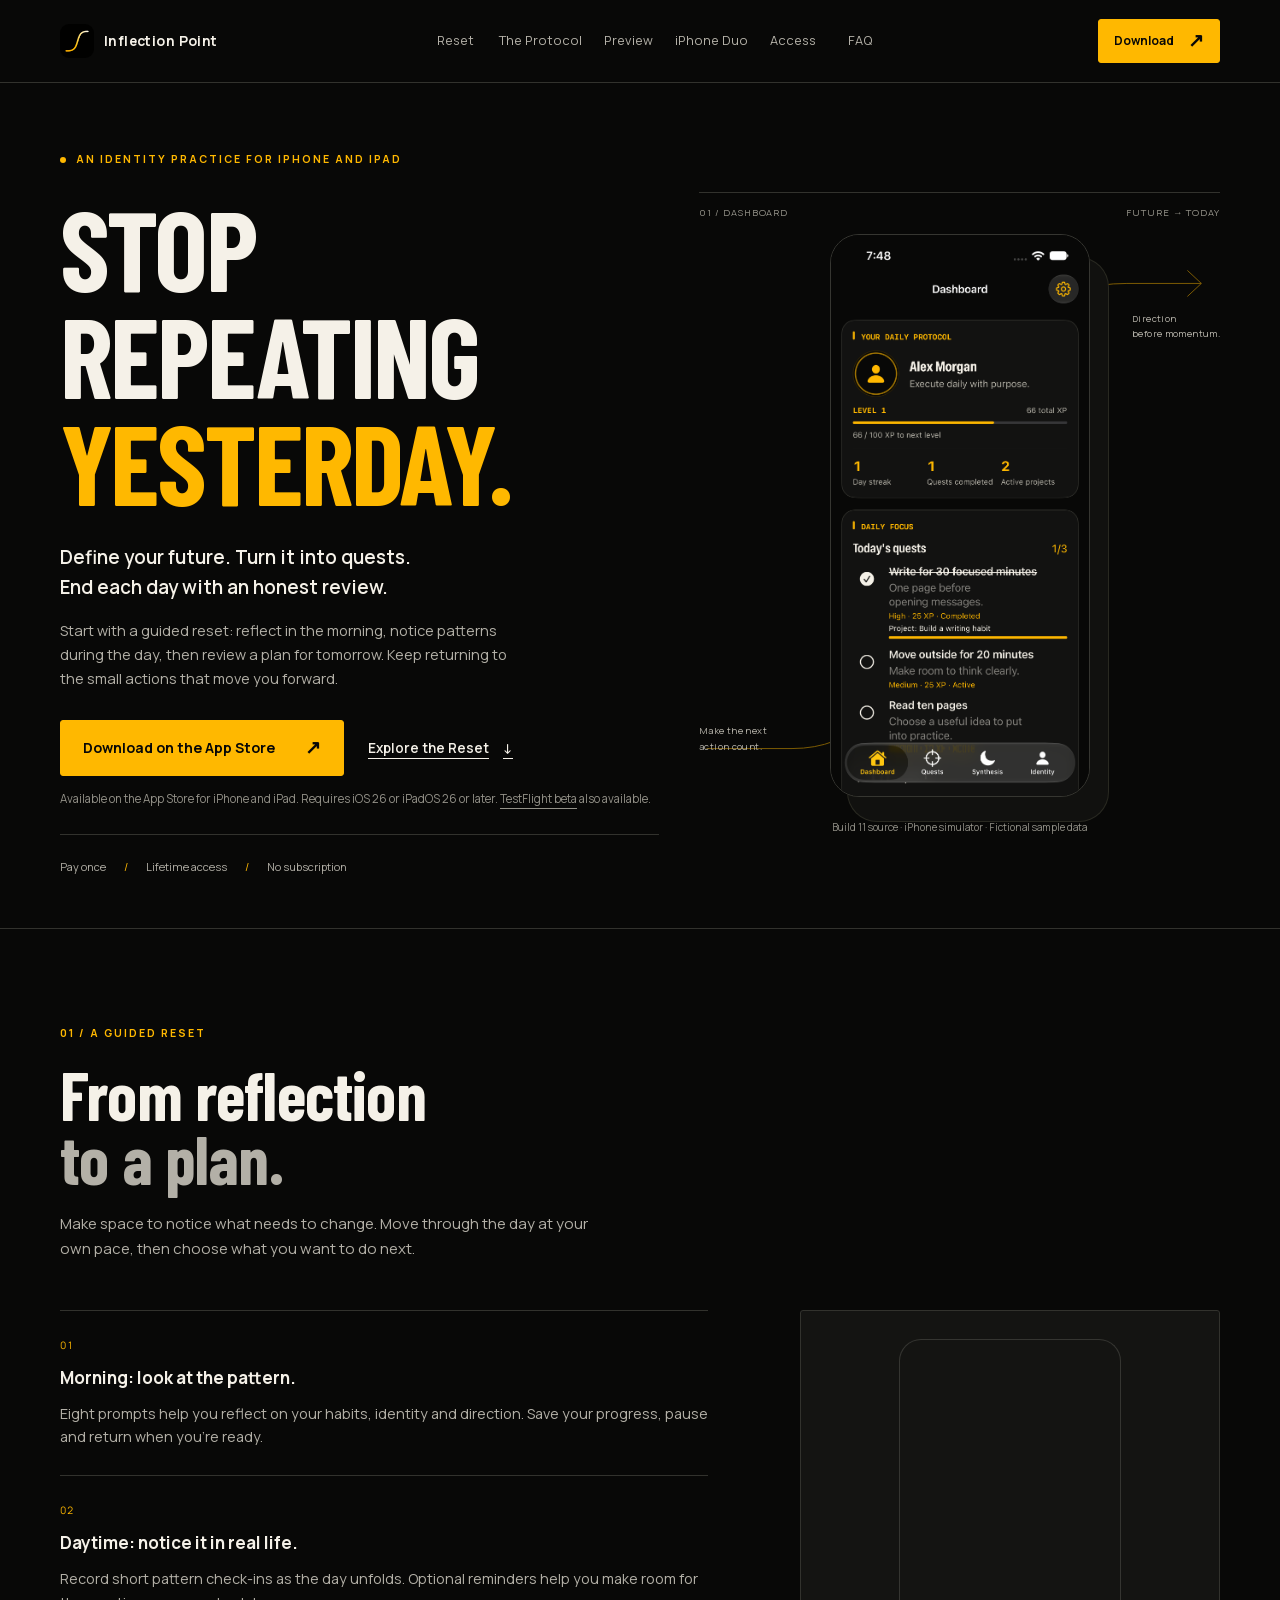
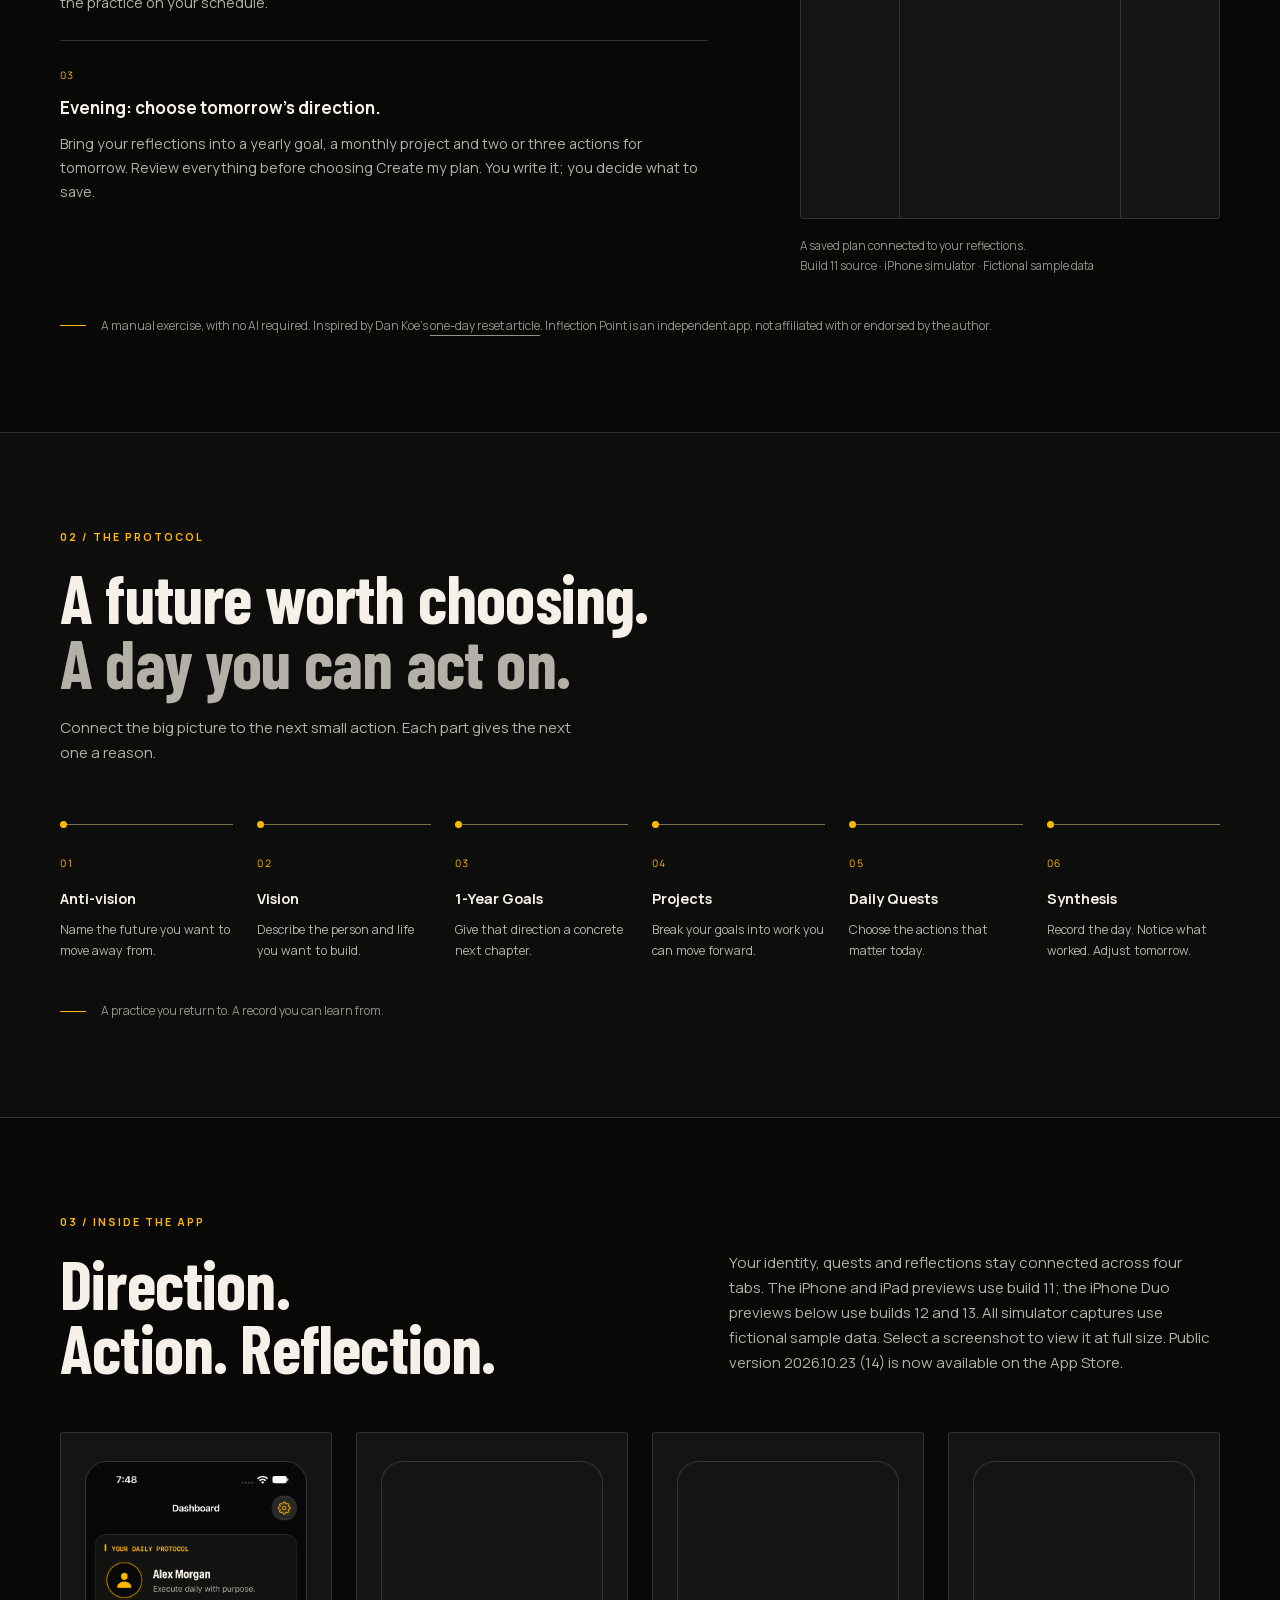
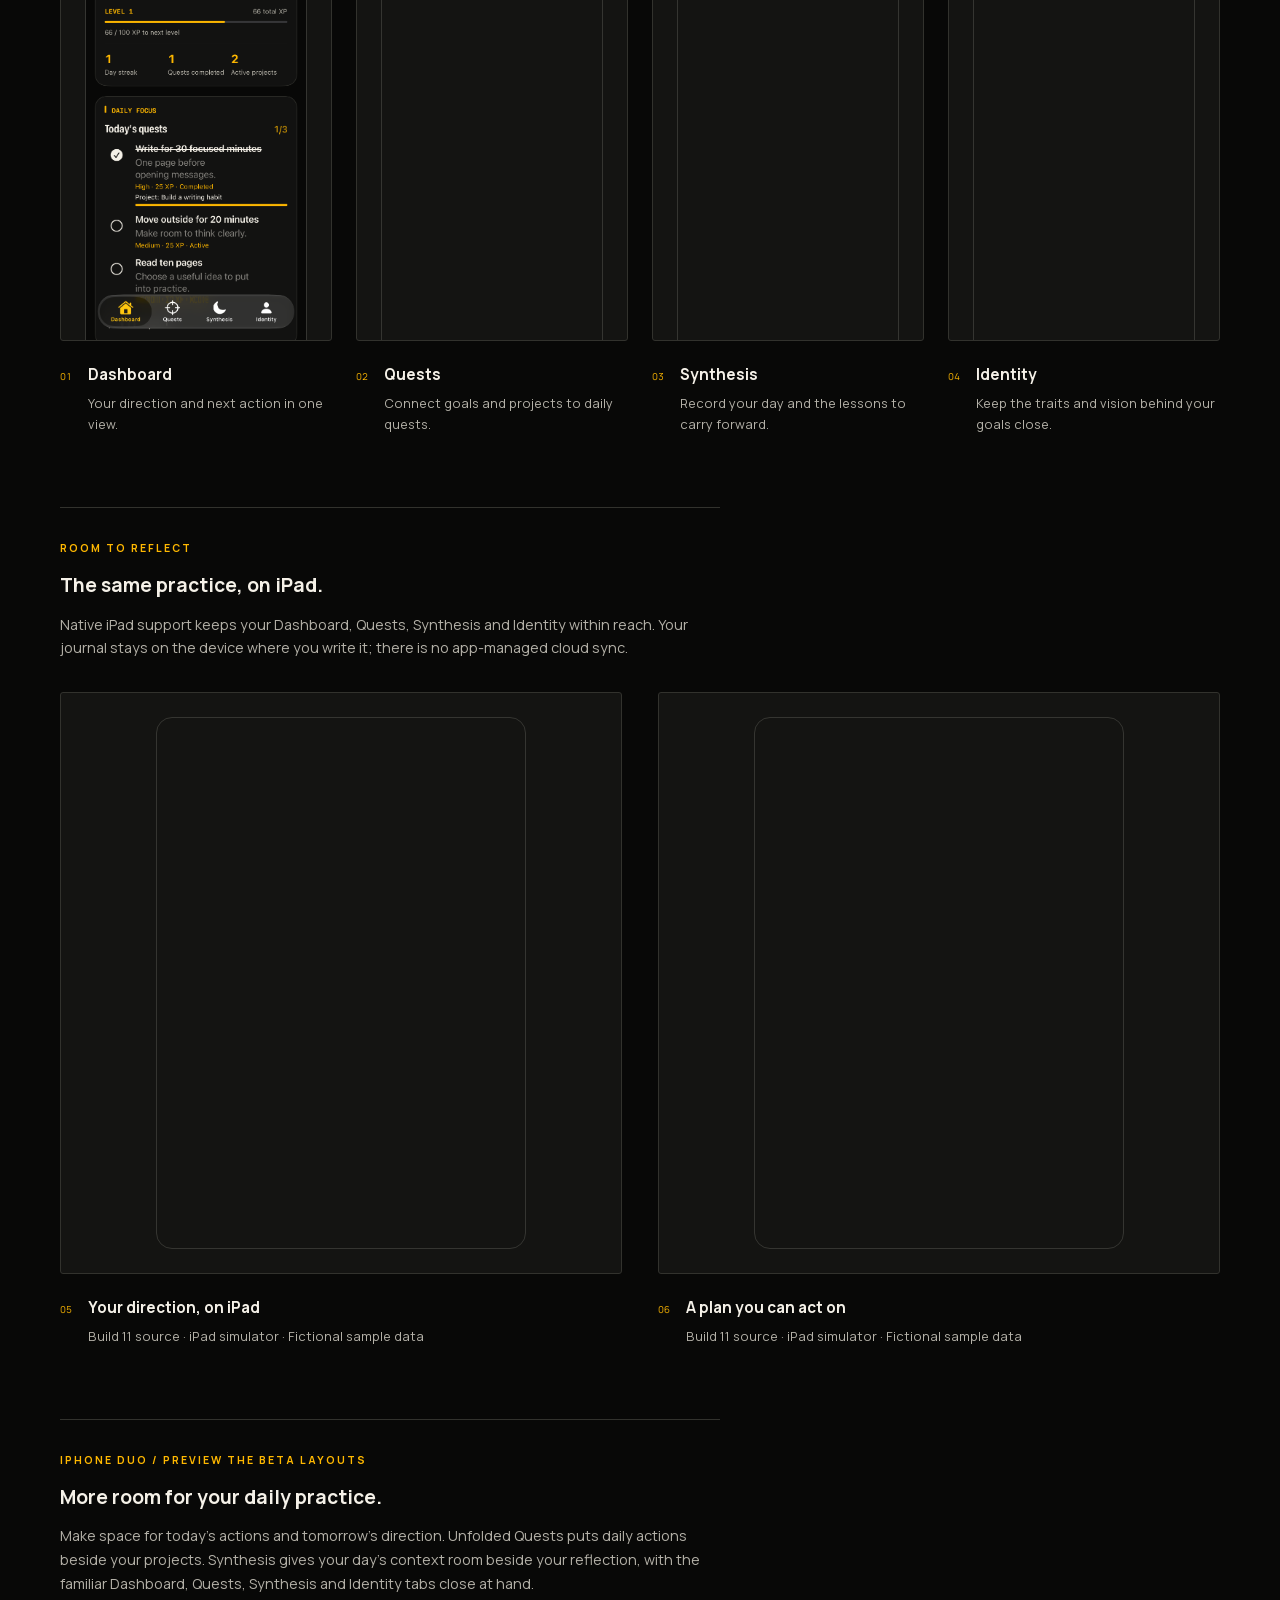
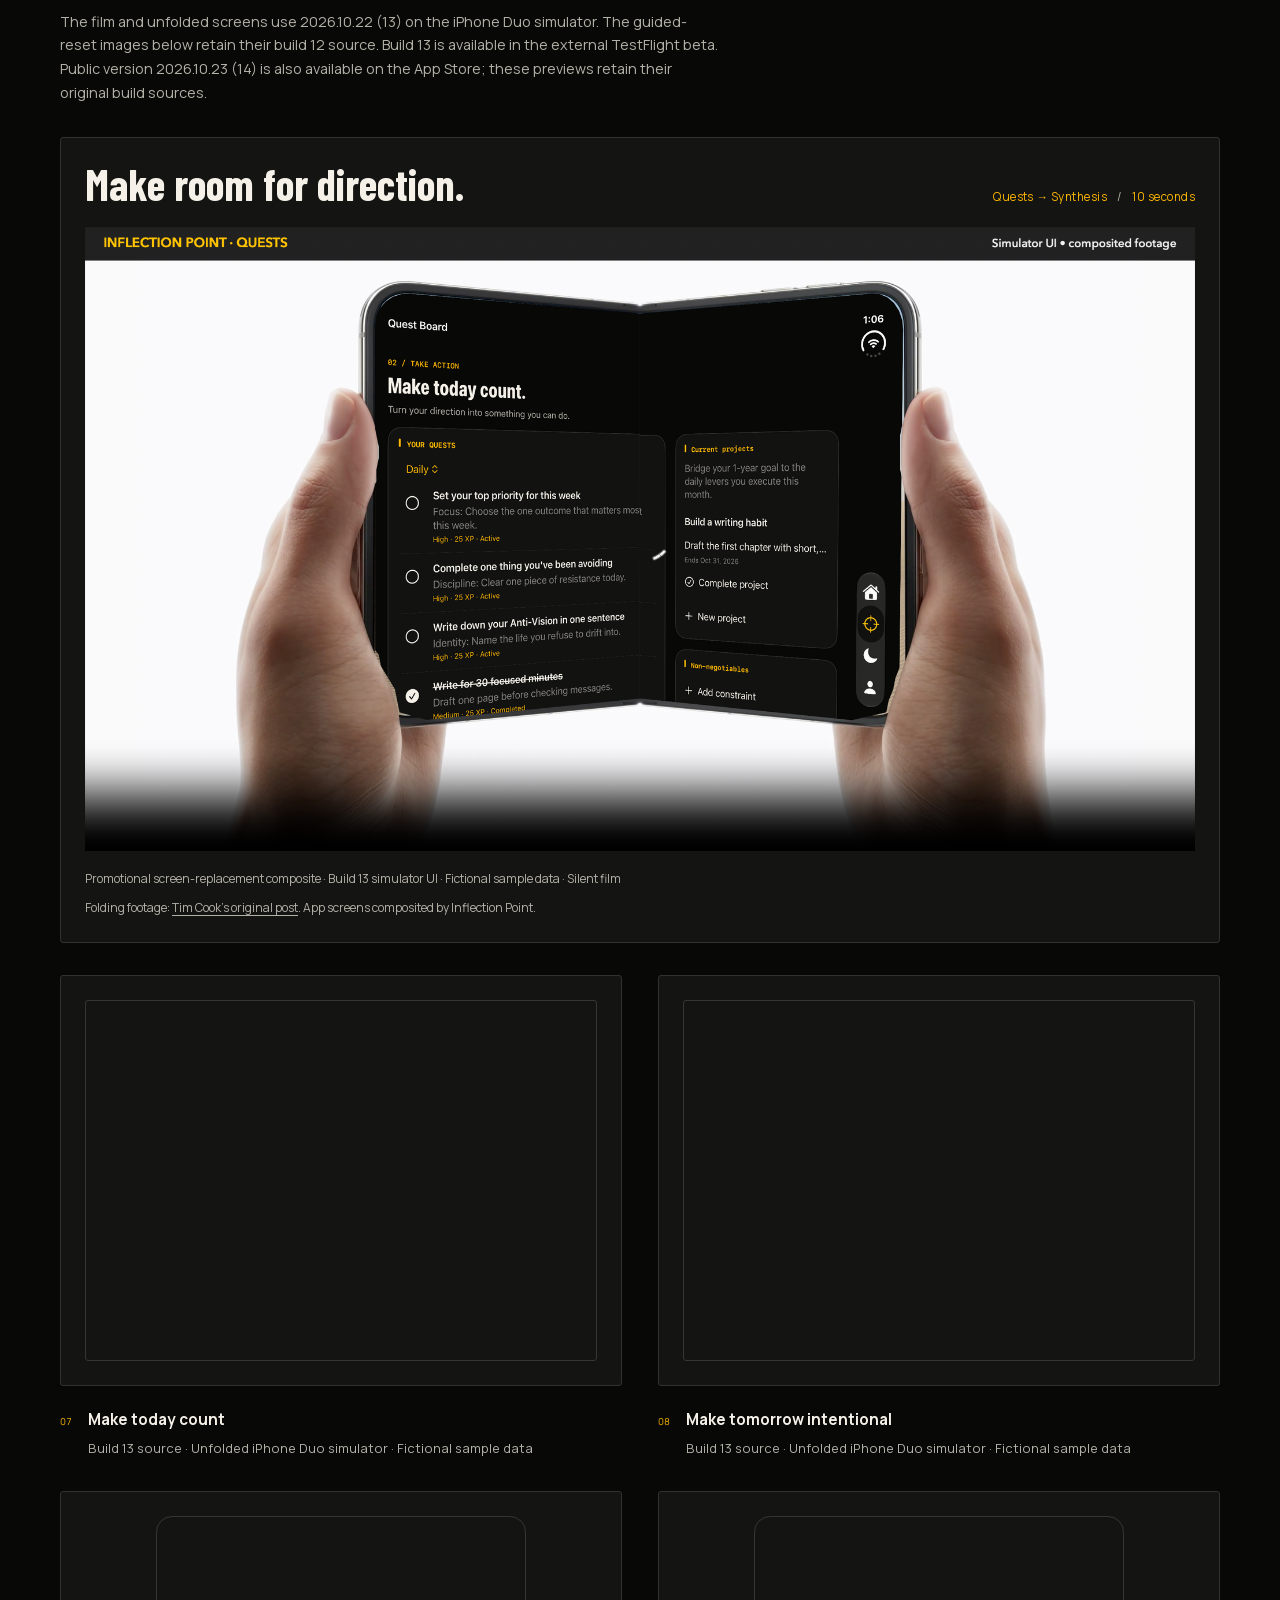
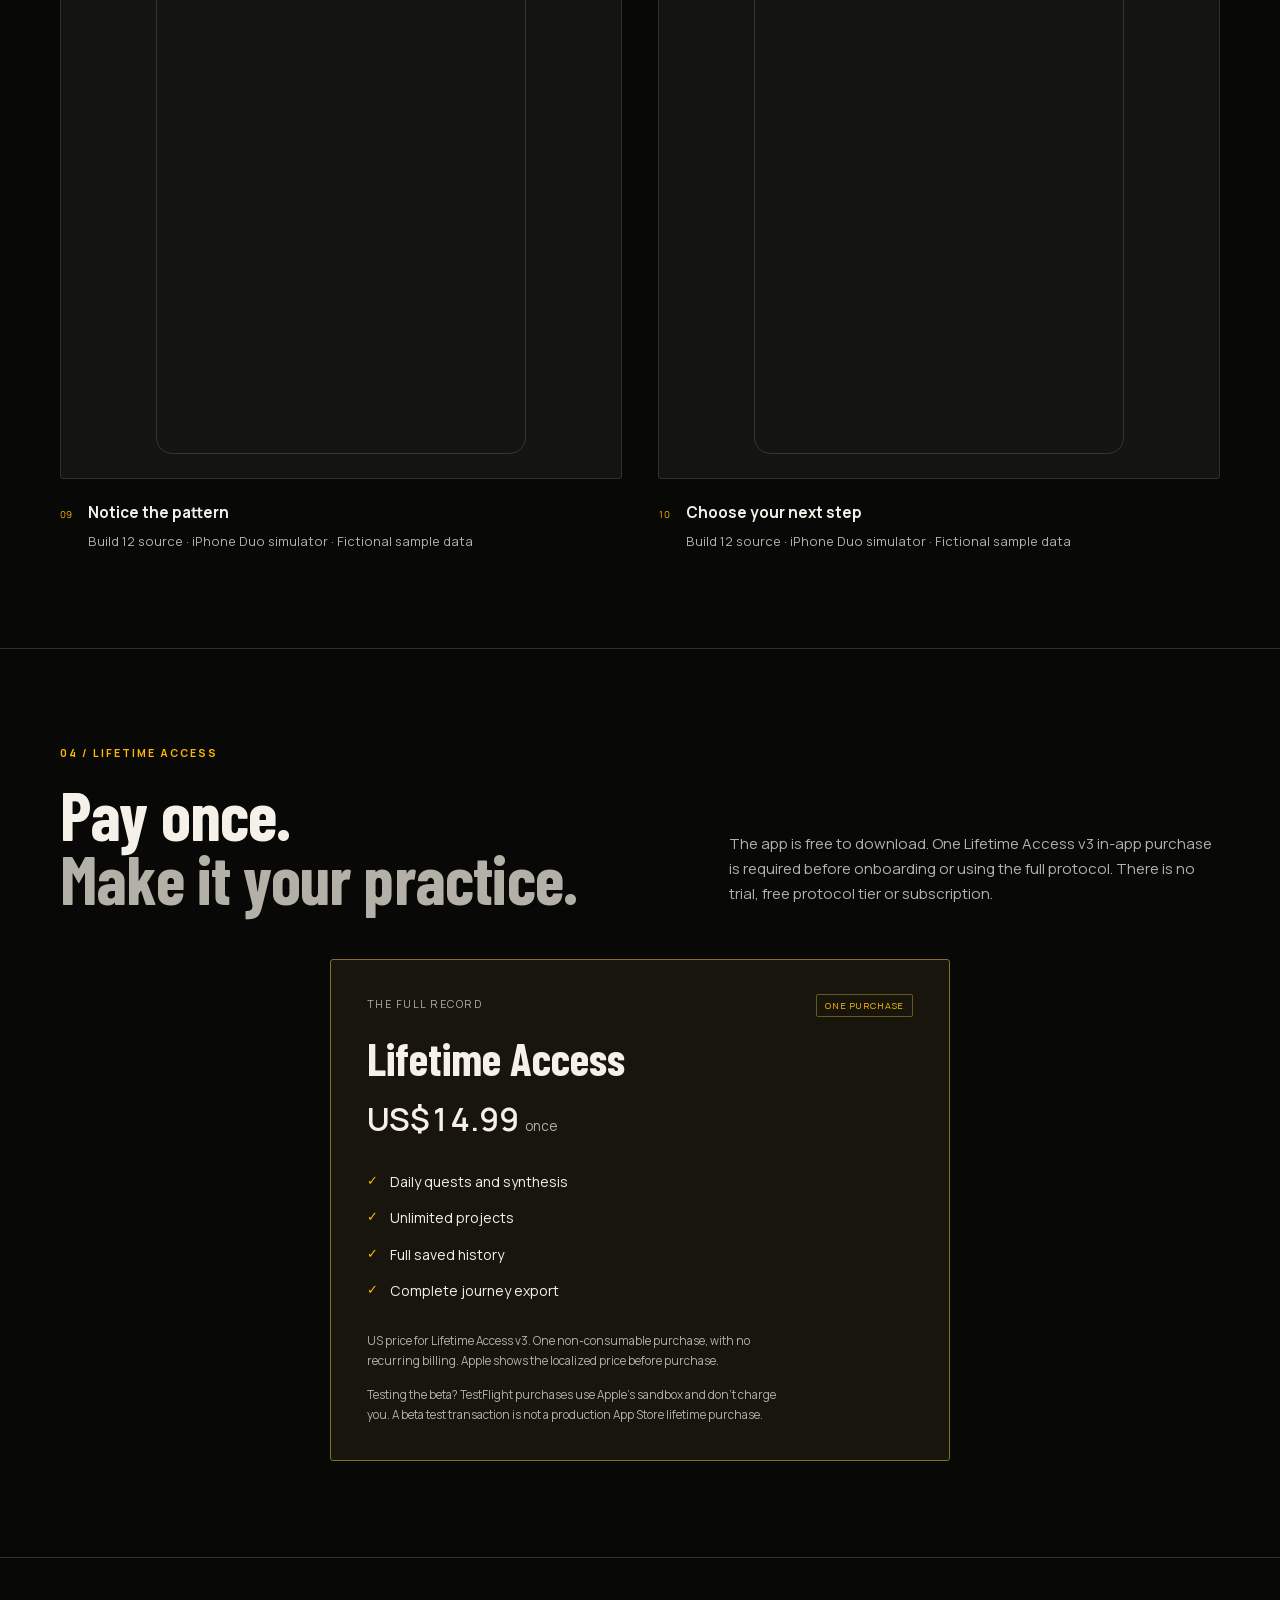
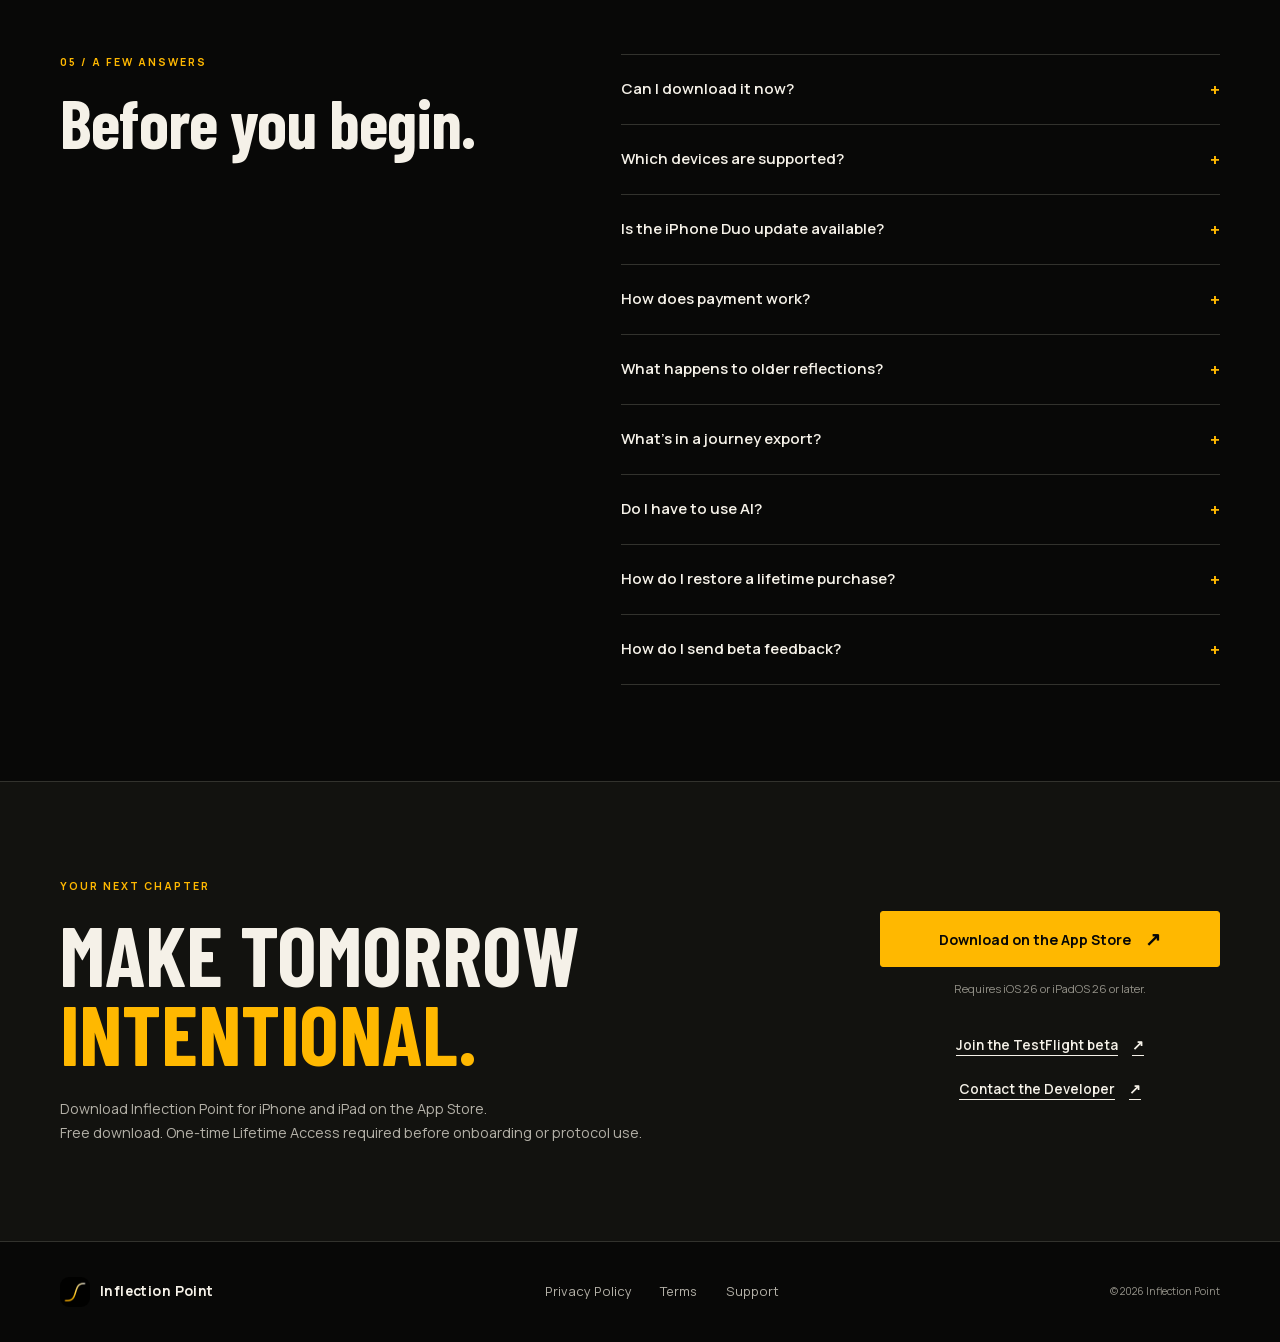
<file: index.html>
<!doctype html>
<html lang="en">
  <head>
    <meta charset="utf-8" />
    <meta name="referrer" content="no-referrer" />
    <meta
      http-equiv="Content-Security-Policy"
      content="default-src 'none'; script-src 'sha256-xAiCwlb8FpKuixjQLCevJx5+jCAwbyXk+zbLrnaysWs='; style-src 'self'; img-src 'self'; media-src 'self'; font-src 'self'; connect-src 'none'; object-src 'none'; frame-src 'none'; base-uri 'none'; form-action 'none'; upgrade-insecure-requests"
    />
    <meta name="viewport" content="width=device-width, initial-scale=1" />
    <meta name="theme-color" content="#080807" />
    <meta name="color-scheme" content="dark" />
    <title>Inflection Point — Stop Repeating Yesterday</title>
    <meta
      name="description"
      content="A guided reset and daily practice for iPhone and iPad. Download free on the App Store; one-time Lifetime Access is required before onboarding or protocol use."
    />
    <link rel="canonical" href="https://inflectionpoint.me/" />
    <meta property="og:type" content="website" />
    <meta property="og:url" content="https://inflectionpoint.me/" />
    <meta
      property="og:title"
      content="Inflection Point — Stop Repeating Yesterday"
    />
    <meta
      property="og:description"
      content="Define your future. Turn it into quests. End each day with an honest review. Now available on the App Store for iPhone and iPad."
    />
    <meta
      property="og:image"
      content="https://inflectionpoint.me/images/social-card-20261005.png"
    />
    <meta property="og:image:width" content="1200" />
    <meta property="og:image:height" content="630" />
    <meta
      property="og:image:alt"
      content="Inflection Point. Stop repeating yesterday. Define, act, reflect."
    />
    <meta name="twitter:card" content="summary_large_image" />
    <meta
      name="twitter:title"
      content="Inflection Point — Stop Repeating Yesterday"
    />
    <meta
      name="twitter:description"
      content="Identity, quests and reflection for iPhone and iPad. Free App Store download with required one-time Lifetime Access. No subscription."
    />
    <meta
      name="twitter:image"
      content="https://inflectionpoint.me/images/social-card-20261005.png"
    />
    <meta
      name="twitter:image:alt"
      content="Inflection Point. Stop repeating yesterday. Define, act, reflect."
    />
    <link rel="icon" type="image/png" href="/images/favicon-32-20261005.png" />
    <link
      rel="apple-touch-icon"
      sizes="180x180"
      href="/images/apple-touch-icon-20261005.png"
    />
    <link
      rel="preload"
      href="/fonts/barlow-condensed-latin-700.woff2"
      as="font"
      type="font/woff2"
      crossorigin
    />
    <link
      rel="preload"
      href="/fonts/manrope-latin-variable.woff2"
      as="font"
      type="font/woff2"
      crossorigin
    />
    <link rel="stylesheet" href="/styles.css?v=20261022-duo-promo13" />
    <script type="application/ld+json">
      {
        "@context": "https://schema.org",
        "@type": "SoftwareApplication",
        "name": "Inflection Point",
        "applicationCategory": "LifestyleApplication",
        "operatingSystem": "iOS 26.0 or later, iPadOS 26.0 or later",
        "description": "A guided reset and daily practice for iPhone and iPad: morning reflection, daytime check-ins and reviewed evening plans. Version 2026.10.23 is available on the App Store. Free download; a one-time Lifetime Access v3 purchase is required before onboarding or protocol use. Build 13 remains available in TestFlight.",
        "url": "https://inflectionpoint.me/",
        "downloadUrl": "https://apps.apple.com/app/id6759310530",
        "softwareVersion": "2026.10.23",
        "image": "https://inflectionpoint.me/images/social-card-20261005.png"
      }
    </script>
  </head>
  <body id="top">
    <a class="skip-link" href="#main">Skip to content</a>
    <header class="site-header">
      <div class="wrap header-inner">
        <a class="brand" href="/" aria-label="Inflection Point home">
          <img
            src="/images/brand-icon-20261005.png"
            alt=""
            width="34"
            height="34"
          />
          <span translate="no">Inflection Point</span>
        </a>
        <nav aria-label="Main navigation">
          <a href="#reset">Reset</a>
          <a href="#protocol">The Protocol</a>
          <a href="#preview">Preview</a>
          <a href="#duo-preview">iPhone Duo</a>
          <a href="#access">Access</a>
          <a href="#questions">FAQ</a>
        </nav>
        <a
          class="button button-small"
          href="https://apps.apple.com/app/id6759310530"
          >Download <span aria-hidden="true">↗</span></a
        >
      </div>
    </header>

    <main id="main" tabindex="-1">
      <section class="hero wrap" aria-labelledby="hero-heading">
        <div class="hero-copy">
          <p class="eyebrow">
            <span class="status-dot" aria-hidden="true"></span> An identity
            practice for iPhone and iPad
          </p>
          <h1 id="hero-heading">Stop repeating <span>yesterday.</span></h1>
          <p class="hero-intro">
            Define your future. Turn it into quests.<br class="desktop-break" />
            End each day with an honest review.
          </p>
          <p class="hero-description">
            Start with a guided reset: reflect in the morning, notice patterns
            during the day, then review a plan for tomorrow. Keep returning to
            the small actions that move you forward.
          </p>
          <div class="actions">
            <a
              class="button"
              href="https://apps.apple.com/app/id6759310530"
              >Download on the App Store <span aria-hidden="true">↗</span></a
            >
            <a class="text-link" href="#reset"
              >Explore the Reset <span aria-hidden="true">↓</span></a
            >
          </div>
          <p class="launch-status">
            Available on the App Store for iPhone and iPad. Requires iOS 26 or
            iPadOS 26 or later.
            <a href="https://testflight.apple.com/join/kCAhUy1C">TestFlight beta</a>
            also available.
          </p>
          <ul class="hero-facts" aria-label="Lifetime access">
            <li>Pay once</li>
            <li>Lifetime access</li>
            <li>No subscription</li>
          </ul>
        </div>
        <figure class="hero-figure">
          <div class="figure-label">
            <span>01 / Dashboard</span><span>Future → today</span>
          </div>
          <div class="phone-stage">
            <svg
              class="direction-line"
              viewBox="0 0 560 600"
              fill="none"
              aria-hidden="true"
            >
              <path
                d="M8 550H100Q200 550 230 420L300 180Q340 50 460 50H540"
                stroke="currentColor"
                stroke-width="1"
              />
              <path
                d="m525 36 15 14-15 14"
                stroke="currentColor"
                stroke-width="1"
              />
            </svg>
            <a
              class="screenshot-link"
              href="/images/native-dashboard-build11-20261021.png"
              aria-label="View Dashboard screenshot at full size"
            >
              <picture>
                <source
                  type="image/webp"
                  srcset="/images/native-dashboard-build11-20261021.webp"
                />
                <img
                  class="hero-screen"
                  src="/images/native-dashboard-build11-20261021.png"
                  width="1206"
                  height="2622"
                  loading="eager"
                  fetchpriority="high"
                  decoding="async"
                  alt="Native Dashboard showing identity, daily focus and quest progress with fictional sample data."
                />
              </picture>
            </a>
            <span class="stage-note stage-note-top" aria-hidden="true"
              >Direction<br />before momentum.</span
            >
            <span class="stage-note stage-note-bottom" aria-hidden="true"
              >Make the next<br />action count.</span
            >
          </div>
          <figcaption>
            Build 11 source · iPhone simulator · Fictional sample data
          </figcaption>
        </figure>
      </section>

      <section
        class="reset-section section"
        id="reset"
        aria-labelledby="reset-heading"
      >
        <div class="wrap">
          <div class="section-heading">
            <p class="eyebrow">01 / A guided reset</p>
            <h2 id="reset-heading">
              From reflection<br /><span>to a plan.</span>
            </h2>
            <p>
              Make space to notice what needs to change. Move through the day at
              your own pace, then choose what you want to do next.
            </p>
          </div>
          <div class="reset-layout">
            <ol class="reset-steps">
              <li>
                <span class="step-number" aria-hidden="true">01</span>
                <h3>Morning: look at the pattern.</h3>
                <p>
                  Eight prompts help you reflect on your habits, identity and
                  direction. Save your progress, pause and return when you’re
                  ready.
                </p>
              </li>
              <li>
                <span class="step-number" aria-hidden="true">02</span>
                <h3>Daytime: notice it in real life.</h3>
                <p>
                  Record short pattern check-ins as the day unfolds. Optional
                  reminders help you make room for the practice on your
                  schedule.
                </p>
              </li>
              <li>
                <span class="step-number" aria-hidden="true">03</span>
                <h3>Evening: choose tomorrow’s direction.</h3>
                <p>
                  Bring your reflections into a yearly goal, a monthly project
                  and two or three actions for tomorrow. Review everything
                  before choosing Create my plan. You write it; you decide what
                  to save.
                </p>
              </li>
            </ol>
            <figure class="reset-preview">
              <div class="preview-image">
                <a
                  class="screenshot-link"
                  href="/images/native-guided-plan-build11-20261021.png"
                  aria-label="View the guided plan screenshot at full size"
                >
                  <picture>
                    <source
                      type="image/webp"
                      srcset="/images/native-guided-plan-build11-20261021.webp"
                    />
                    <img
                      src="/images/native-guided-plan-build11-20261021.png"
                      width="1206"
                      height="2622"
                      loading="lazy"
                      decoding="async"
                      alt="Saved guided evening plan linking a yearly goal, monthly project and three actions, using fictional sample data."
                    />
                  </picture>
                </a>
              </div>
              <figcaption>
                A saved plan connected to your reflections.<br />
                Build 11 source · iPhone simulator · Fictional sample data
              </figcaption>
            </figure>
          </div>
          <div class="protocol-footnote">
            <span class="mini-rule" aria-hidden="true"></span>
            <p>
              A manual exercise, with no AI required. Inspired by Dan Koe’s
              <a
                href="https://letters.thedankoe.com/p/how-to-fix-your-entire-life-in-1"
                >one-day reset article</a
              >. Inflection Point is an independent app, not affiliated with or
              endorsed by the author.
            </p>
          </div>
        </div>
      </section>

      <section
        class="protocol-section section"
        id="protocol"
        aria-labelledby="protocol-heading"
      >
        <div class="wrap">
          <div class="section-heading">
            <p class="eyebrow">02 / The protocol</p>
            <h2 id="protocol-heading">
              A future worth choosing.<br /><span>A day you can act on.</span>
            </h2>
            <p>
              Connect the big picture to the next small action. Each part gives
              the next one a reason.
            </p>
          </div>
          <ol class="protocol-steps">
            <li>
              <span class="step-number" aria-hidden="true">01</span>
              <h3>Anti-vision</h3>
              <p>Name the future you want to move away from.</p>
            </li>
            <li>
              <span class="step-number" aria-hidden="true">02</span>
              <h3>Vision</h3>
              <p>Describe the person and life you want to build.</p>
            </li>
            <li>
              <span class="step-number" aria-hidden="true">03</span>
              <h3>1-Year Goals</h3>
              <p>Give that direction a concrete next chapter.</p>
            </li>
            <li>
              <span class="step-number" aria-hidden="true">04</span>
              <h3>Projects</h3>
              <p>Break your goals into work you can move forward.</p>
            </li>
            <li>
              <span class="step-number" aria-hidden="true">05</span>
              <h3>Daily Quests</h3>
              <p>Choose the actions that matter today.</p>
            </li>
            <li>
              <span class="step-number" aria-hidden="true">06</span>
              <h3>Synthesis</h3>
              <p>Record the day. Notice what worked. Adjust tomorrow.</p>
            </li>
          </ol>
          <div class="protocol-footnote">
            <span class="mini-rule" aria-hidden="true"></span>
            <p>A practice you return to. A record you can learn from.</p>
          </div>
        </div>
      </section>

      <section
        class="section preview-section"
        id="preview"
        aria-labelledby="preview-heading"
      >
        <div class="wrap">
          <div class="section-heading split-heading">
            <div>
              <p class="eyebrow">03 / Inside the app</p>
              <h2 id="preview-heading">Direction.<br />Action. Reflection.</h2>
            </div>
            <p>
              Your identity, quests and reflections stay connected across four
              tabs. The iPhone and iPad previews use build 11; the iPhone Duo
              previews below use builds 12 and 13. All simulator captures use
              fictional sample data. Select a screenshot to view it at full
              size. Public version 2026.10.23 (14) is now available on the
              App Store.
            </p>
          </div>
          <div class="preview-grid preview-grid-native">
            <figure class="preview-item">
              <div class="preview-image">
                <a
                  class="screenshot-link"
                  href="/images/native-dashboard-build11-20261021.png"
                  aria-label="View Dashboard screenshot at full size"
                >
                  <picture>
                    <source
                      type="image/webp"
                      srcset="/images/native-dashboard-build11-20261021.webp"
                    />
                    <img
                      src="/images/native-dashboard-build11-20261021.png"
                      alt="Native Dashboard showing identity, daily focus and quest progress with fictional sample data."
                      width="1206"
                      height="2622"
                      loading="lazy"
                      decoding="async"
                    />
                  </picture>
                </a>
              </div>
              <figcaption>
                <span class="preview-index" aria-hidden="true">01</span>
                <div>
                  <h3>Dashboard</h3>
                  <p>Your direction and next action in one view.</p>
                </div>
              </figcaption>
            </figure>
            <figure class="preview-item">
              <div class="preview-image">
                <a
                  class="screenshot-link"
                  href="/images/native-quests-build11-20261021.png"
                  aria-label="View Quests screenshot at full size"
                >
                  <picture>
                    <source
                      type="image/webp"
                      srcset="/images/native-quests-build11-20261021.webp"
                    />
                    <img
                      src="/images/native-quests-build11-20261021.png"
                      alt="Native Quests screen connecting goals, projects and daily quests with fictional sample data."
                      width="1206"
                      height="2622"
                      loading="lazy"
                      decoding="async"
                    />
                  </picture>
                </a>
              </div>
              <figcaption>
                <span class="preview-index" aria-hidden="true">02</span>
                <div>
                  <h3>Quests</h3>
                  <p>Connect goals and projects to daily quests.</p>
                </div>
              </figcaption>
            </figure>
            <figure class="preview-item">
              <div class="preview-image">
                <a
                  class="screenshot-link"
                  href="/images/native-synthesis-build11-20261021.png"
                  aria-label="View Synthesis screenshot at full size"
                >
                  <picture>
                    <source
                      type="image/webp"
                      srcset="/images/native-synthesis-build11-20261021.webp"
                    />
                    <img
                      src="/images/native-synthesis-build11-20261021.png"
                      alt="Native Synthesis Quick Log with alignment, energy, focus and a fictional reflection."
                      width="1206"
                      height="2622"
                      loading="lazy"
                      decoding="async"
                    />
                  </picture>
                </a>
              </div>
              <figcaption>
                <span class="preview-index" aria-hidden="true">03</span>
                <div>
                  <h3>Synthesis</h3>
                  <p>Record your day and the lessons to carry forward.</p>
                </div>
              </figcaption>
            </figure>
            <figure class="preview-item">
              <div class="preview-image">
                <a
                  class="screenshot-link"
                  href="/images/native-identity-build11-20261021.png"
                  aria-label="View Identity screenshot at full size"
                >
                  <picture>
                    <source
                      type="image/webp"
                      srcset="/images/native-identity-build11-20261021.webp"
                    />
                    <img
                      src="/images/native-identity-build11-20261021.png"
                      alt="Native Identity screen for a fictional character profile."
                      width="1206"
                      height="2622"
                      loading="lazy"
                      decoding="async"
                    />
                  </picture>
                </a>
              </div>
              <figcaption>
                <span class="preview-index" aria-hidden="true">04</span>
                <div>
                  <h3>Identity</h3>
                  <p>Keep the traits and vision behind your goals close.</p>
                </div>
              </figcaption>
            </figure>
          </div>
          <div class="tablet-intro" id="ipad-preview">
            <p class="eyebrow">Room to reflect</p>
            <h3>The same practice, on iPad.</h3>
            <p>
              Native iPad support keeps your Dashboard, Quests, Synthesis and
              Identity within reach. Your journal stays on the device where
              you write it; there is no app-managed cloud sync.
            </p>
          </div>
          <div class="preview-grid tablet-preview-grid">
            <figure class="preview-item">
              <div class="preview-image tablet-preview-image">
                <a
                  class="screenshot-link"
                  href="/images/native-ipad-dashboard-build11-20261021.png"
                  aria-label="View iPad Dashboard screenshot at full size"
                >
                  <picture>
                    <source
                      type="image/webp"
                      srcset="/images/native-ipad-dashboard-build11-20261021.webp"
                    />
                    <img
                      src="/images/native-ipad-dashboard-build11-20261021.png"
                      alt="Native iPad Dashboard with fictional identity, daily focus and quest progress."
                      width="1640"
                      height="2360"
                      loading="lazy"
                      decoding="async"
                    />
                  </picture>
                </a>
              </div>
              <figcaption>
                <span class="preview-index" aria-hidden="true">05</span>
                <div>
                  <h3>Your direction, on iPad</h3>
                  <p>Build 11 source · iPad simulator · Fictional sample data</p>
                </div>
              </figcaption>
            </figure>
            <figure class="preview-item">
              <div class="preview-image tablet-preview-image">
                <a
                  class="screenshot-link"
                  href="/images/native-ipad-quests-build11-20261021.png"
                  aria-label="View iPad Quests screenshot at full size"
                >
                  <picture>
                    <source
                      type="image/webp"
                      srcset="/images/native-ipad-quests-build11-20261021.webp"
                    />
                    <img
                      src="/images/native-ipad-quests-build11-20261021.png"
                      alt="Native iPad Quests connecting fictional goals, projects and daily actions."
                      width="1640"
                      height="2360"
                      loading="lazy"
                      decoding="async"
                    />
                  </picture>
                </a>
              </div>
              <figcaption>
                <span class="preview-index" aria-hidden="true">06</span>
                <div>
                  <h3>A plan you can act on</h3>
                  <p>Build 11 source · iPad simulator · Fictional sample data</p>
                </div>
              </figcaption>
            </figure>
          </div>
          <div class="tablet-intro duo-intro" id="duo-preview" aria-labelledby="duo-heading">
            <p class="eyebrow">iPhone Duo / Preview the beta layouts</p>
            <h3 id="duo-heading">More room for your daily practice.</h3>
            <p>
              Make space for today's actions and tomorrow's direction. Unfolded
              Quests puts daily actions beside your projects. Synthesis gives
              your day's context room beside your reflection, with the familiar
              Dashboard, Quests, Synthesis and Identity tabs close at hand.
            </p>
            <p>
              The film and unfolded screens use 2026.10.22 (13) on the iPhone
              Duo simulator. The guided-reset images below retain their build
              12 source. Build 13 is available in the external TestFlight beta.
              Public version 2026.10.23 (14) is also available on the App Store;
              these previews retain their original build sources.
            </p>
          </div>
          <figure class="duo-promo" aria-labelledby="duo-promo-title">
            <div class="duo-promo-heading">
              <h4 id="duo-promo-title">Make room for direction.</h4>
              <p>Quests → Synthesis <span aria-hidden="true">/</span> 10 seconds</p>
            </div>
            <video
              controls
              playsinline
              preload="none"
              width="1920"
              height="1080"
              poster="/images/iphone-duo-promo-build13-20261022.webp"
              aria-label="Inflection Point iPhone Duo promo: Quests followed by Synthesis"
              aria-describedby="duo-promo-caption"
            >
              <source src="/videos/inflection-point-duo-build13-20261022.mp4" type="video/mp4" />
              <a href="/videos/inflection-point-duo-build13-20261022.mp4">Open the 10-second Quests and Synthesis film.</a>
            </video>
            <figcaption id="duo-promo-caption">
              <p>Promotional screen-replacement composite · Build 13 simulator UI · Fictional sample data · Silent film</p>
              <p class="duo-promo-credit">Folding footage: <a href="https://x.com/tim_cook/status/2111056812212687246">Tim Cook's original post</a>. App screens composited by Inflection Point.</p>
            </figcaption>
          </figure>
          <div class="preview-grid tablet-preview-grid duo-unfolded-grid">
            <figure class="preview-item">
              <div class="preview-image tablet-preview-image duo-unfolded-image">
                <a class="screenshot-link" href="/images/native-iphone-duo-build13-quests-unfolded-20261022.png"
                  aria-label="View unfolded iPhone Duo Quests screenshot at full size">
                  <picture>
                    <source type="image/webp" srcset="/images/native-iphone-duo-build13-quests-unfolded-20261022.webp" />
                    <img src="/images/native-iphone-duo-build13-quests-unfolded-20261022.png"
                      alt="Unfolded Quests on the iPhone Duo simulator, with fictional daily actions beside projects and non-negotiables." width="2853" height="2007"
                      loading="lazy" decoding="async" />
                  </picture>
                </a>
              </div>
              <figcaption>
                <span class="preview-index" aria-hidden="true">07</span>
                <div>
                  <h3>Make today count</h3>
                  <p>Build 13 source · Unfolded iPhone Duo simulator · Fictional sample data</p>
                </div>
              </figcaption>
            </figure>
            <figure class="preview-item">
              <div class="preview-image tablet-preview-image duo-unfolded-image">
                <a class="screenshot-link" href="/images/native-iphone-duo-build13-synthesis-unfolded-20261022.png"
                  aria-label="View unfolded iPhone Duo Synthesis screenshot at full size">
                  <picture>
                    <source type="image/webp" srcset="/images/native-iphone-duo-build13-synthesis-unfolded-20261022.webp" />
                    <img src="/images/native-iphone-duo-build13-synthesis-unfolded-20261022.png"
                      alt="Unfolded Synthesis on the iPhone Duo simulator, with the fictional day's context and draft card beside reflection controls." width="2853" height="2007"
                      loading="lazy" decoding="async" />
                  </picture>
                </a>
              </div>
              <figcaption>
                <span class="preview-index" aria-hidden="true">08</span>
                <div>
                  <h3>Make tomorrow intentional</h3>
                  <p>Build 13 source · Unfolded iPhone Duo simulator · Fictional sample data</p>
                </div>
              </figcaption>
            </figure>
          </div>
          <div class="preview-grid tablet-preview-grid">
            <figure class="preview-item">
              <div class="preview-image tablet-preview-image">
                <a class="screenshot-link" href="/images/native-iphone-duo-build12-daytime-reflection-20261022.png"
                  aria-label="View iPhone Duo daytime reflection screenshot at full size">
                  <picture>
                    <source type="image/webp" srcset="/images/native-iphone-duo-build12-daytime-reflection-20261022.webp" />
                    <img src="/images/native-iphone-duo-build12-daytime-reflection-20261022.png"
                      alt="A saved fictional daytime reflection in the guided reset on the iPhone Duo simulator." width="1398" height="2034"
                      loading="lazy" decoding="async" />
                  </picture>
                </a>
              </div>
              <figcaption>
                <span class="preview-index" aria-hidden="true">09</span>
                <div>
                  <h3>Notice the pattern</h3>
                  <p>Build 12 source · iPhone Duo simulator · Fictional sample data</p>
                </div>
              </figcaption>
            </figure>
            <figure class="preview-item">
              <div class="preview-image tablet-preview-image">
                <a class="screenshot-link" href="/images/native-iphone-duo-build12-saved-plan-20261022.png"
                  aria-label="View iPhone Duo saved plan screenshot at full size">
                  <picture>
                    <source type="image/webp" srcset="/images/native-iphone-duo-build12-saved-plan-20261022.webp" />
                    <img src="/images/native-iphone-duo-build12-saved-plan-20261022.png"
                      alt="A saved guided plan with a fictional yearly goal, monthly project and daily actions on the iPhone Duo simulator." width="1398" height="2034"
                      loading="lazy" decoding="async" />
                  </picture>
                </a>
              </div>
              <figcaption>
                <span class="preview-index" aria-hidden="true">10</span>
                <div>
                  <h3>Choose your next step</h3>
                  <p>Build 12 source · iPhone Duo simulator · Fictional sample data</p>
                </div>
              </figcaption>
            </figure>
          </div>
        </div>
      </section>

      <section
        class="section access-section"
        id="access"
        aria-labelledby="access-heading"
      >
        <div class="wrap">
          <div class="section-heading split-heading">
            <div>
              <p class="eyebrow">04 / Lifetime access</p>
              <h2 id="access-heading">
                Pay once.<br /><span>Make it your practice.</span>
              </h2>
            </div>
            <p>
              The app is free to download. One Lifetime Access v3
              in-app purchase is required before onboarding or using the full
              protocol. There is no trial, free protocol tier or subscription.
            </p>
          </div>
          <div class="access-grid">
            <article class="access-card lifetime-card">
              <div class="access-card-top">
                <p class="access-label">The full record</p>
                <span class="badge">One purchase</span>
              </div>
              <h3>Lifetime Access</h3>
              <p class="price">US$14.99 <span>once</span></p>
              <ul class="check-list">
                <li>Daily quests and synthesis</li>
                <li>Unlimited projects</li>
                <li>Full saved history</li>
                <li>Complete journey export</li>
              </ul>
              <p class="access-note">
                US price for Lifetime Access v3. One non-consumable purchase,
                with no recurring billing. Apple shows the localized price
                before purchase.
              </p>
              <p class="access-note">
                Testing the beta? TestFlight purchases use Apple’s sandbox and
                don’t charge you. A beta test transaction is not a production
                App Store lifetime purchase.
              </p>
            </article>
          </div>
        </div>
      </section>

      <section
        class="section faq-section"
        id="questions"
        aria-labelledby="faq-heading"
      >
        <div class="wrap faq-layout">
          <div class="section-heading">
            <p class="eyebrow">05 / A few answers</p>
            <h2 id="faq-heading">Before you begin.</h2>
          </div>
          <div class="faq-list">
            <details>
              <summary>
                Can I download it now?<span aria-hidden="true">+</span>
              </summary>
              <div class="faq-answer">
                <p>
                  Yes. <a href="https://apps.apple.com/app/id6759310530"
                    >Download Inflection Point on the App Store</a
                  >. Version 2026.10.23 (14) is available in the US storefront
                  for iPhone and iPad. The download is free; Lifetime Access v3
                  is required before onboarding or using the protocol.
                </p>
                <p>
                  Prefer to test the beta?
                  <a href="https://testflight.apple.com/join/kCAhUy1C"
                    >Join the TestFlight beta</a
                  >. Open the link on your iPhone or iPad, install Apple’s
                  TestFlight app if needed, and follow the invitation. Build 13
                  remains the current external beta.
                </p>
              </div>
            </details>
            <details>
              <summary>
                Which devices are supported?<span aria-hidden="true">+</span>
              </summary>
              <div class="faq-answer">
                <p>
                  The app supports iPhone with iOS 26 or later and
                  iPad with iPadOS 26 or later. Manual planning, the
                  guided reset and Quick Log work without Apple Intelligence.
                  Optional AI features have additional hardware, language,
                  region and availability requirements, described below.
                </p>
              </div>
            </details>
            <details>
              <summary>
                Is the iPhone Duo update available?<span aria-hidden="true">+</span>
              </summary>
              <div class="faq-answer">
                <p>
                  Build 13 includes the Duo layouts in the external TestFlight
                  beta. The <a href="#duo-preview">Quests and Synthesis promo</a>
                  uses genuine build 13 simulator screens composited into
                  folding footage. Draft-continuity changes keep open drafts
                  in memory until you save; unsaved text can be lost if the app
                  is terminated. Public version 2026.10.23 (14) is now
                  available on the App Store; the promo retains its build 13
                  source.
                </p>
              </div>
            </details>
            <details>
              <summary>
                How does payment work?<span aria-hidden="true">+</span>
              </summary>
              <div class="faq-answer">
                <p>
                  The app is free to download. A single non-consumable
                  Lifetime Access v3 in-app purchase is required before
                  onboarding or using the protocol.
                  The US price is US$14.99 once; Apple shows your
                  localized price before purchase. There is no trial, free
                  protocol tier, subscription or recurring charge.
                </p>
                <p>
                  During the beta, purchases in TestFlight use Apple’s sandbox
                  and are free of charge. They don’t carry over as production
                  App Store purchases. Existing eligible lifetime ownership
                  and preserved historical paid access are separate from beta
                  test transactions. See
                  <a href="https://testflight.apple.com/#installing-testing"
                    >Apple’s TestFlight purchase guidance</a
                  >.
                </p>
              </div>
            </details>
            <details>
              <summary>
                What happens to older reflections?<span aria-hidden="true"
                  >+</span
                >
              </summary>
              <div class="faq-answer">
                <p>
                  The lifetime purchase includes your full saved
                  reflection history. Older saved entries remain on your device.
                  Earlier Expo versions could delete older entries; upgrading
                  cannot recover entries already removed. See the
                  <a href="/privacy.html">Privacy Policy</a> for version
                  differences.
                </p>
              </div>
            </details>
            <details>
              <summary>
                What’s in a journey export?<span aria-hidden="true">+</span>
              </summary>
              <div class="faq-answer">
                <p>
                  The release provides complete JSON export of your
                  journal collections, including guided reset responses, daytime
                  check-ins and reviewed plans, with an embedded avatar when
                  present. Export and recovery of existing data remain available
                  without a purchase. Purchase, historical preview/usage and
                  reminder preferences are separate. Earlier Expo exports were
                  partial; see the <a href="/privacy.html">Privacy Policy</a>
                  for version differences.
                </p>
              </div>
            </details>
            <details>
              <summary>
                Do I have to use AI?<span aria-hidden="true">+</span>
              </summary>
              <div class="faq-answer">
                <p>
                  The guided reset and Quick Log are written by you; no AI is
                  required. The native release uses Apple Intelligence
                  for an optional daily debrief on your device, with no cloud
                  debrief fallback. It requires an eligible iPhone or iPad, supported
                  language and region, Apple Intelligence enabled, and the model
                  ready. Use Quick Log when it is unavailable.
                </p>
                <p>
                  Optional avatars use Apple’s system Image Playground after you
                  agree to share selected text and identity context. This is
                  separate from the on-device debrief: on iOS 27 and iPadOS 27, Apple’s image
                  generation uses Private Cloud Compute and system usage limits.
                  You can use a photo or camera instead. Read the
                  <a href="/privacy.html">Privacy Policy</a> before sharing
                  information.
                </p>
              </div>
            </details>
            <details>
              <summary>
                How do I restore a lifetime purchase?<span aria-hidden="true"
                  >+</span
                >
              </summary>
              <div class="faq-answer">
                <p>
                  Choose Restore purchases on the Lifetime Access screen, or in
                  Settings if you already have access. Use the Apple account
                  that owns the eligible lifetime purchase. Purchase and restore
                  require Apple’s services.
                </p>
              </div>
            </details>
            <details>
              <summary>
                How do I send beta feedback?<span aria-hidden="true">+</span>
              </summary>
              <div class="faq-answer">
                <p>
                  Open Inflection Point in the TestFlight app and choose Send
                  Beta Feedback. Share what felt useful, confusing or broken;
                  include your device model, iOS or iPadOS version and steps to reproduce
                  an issue. You can also contact the developer below.
                </p>
                <p>
                  Settings also lets you preview and share a local support
                  report. Review it before sending; sharing is your choice.
                  Read the <a href="/privacy.html">Privacy Policy</a> for what
                  the report includes and the diagnostic controls available.
                </p>
              </div>
            </details>
          </div>
        </div>
      </section>

      <section
        class="launch-section section"
        id="launch"
        aria-labelledby="launch-heading"
      >
        <div class="wrap launch-layout">
          <div>
            <p class="eyebrow">Your next chapter</p>
            <h2 id="launch-heading">
              Make tomorrow<br /><span>intentional.</span>
            </h2>
            <p>
              Download Inflection Point for iPhone and iPad on the App Store.<br />
              Free download. One-time Lifetime Access required before
              onboarding or protocol use.
            </p>
          </div>
          <div class="launch-action">
            <a
              class="button"
              href="https://apps.apple.com/app/id6759310530"
              >Download on the App Store <span aria-hidden="true">↗</span></a
            >
            <p>Requires iOS 26 or iPadOS 26 or later.</p>
            <a class="text-link" href="https://testflight.apple.com/join/kCAhUy1C"
              >Join the TestFlight beta <span aria-hidden="true">↗</span></a
            >
            <a
              class="text-link"
              href="mailto:nick@nickrae.net?subject=Inflection%20Point%20question"
              >Contact the Developer <span aria-hidden="true">↗</span></a
            >
          </div>
        </div>
      </section>
    </main>
    <footer class="site-footer">
      <div class="wrap footer-inner">
        <a class="brand" href="/" aria-label="Inflection Point home"
          ><img
            src="/images/brand-icon-20261005.png"
            alt=""
            width="30"
            height="30"
          /><span translate="no">Inflection Point</span></a
        >
        <nav aria-label="Footer navigation">
          <a href="/privacy.html">Privacy Policy</a
          ><a href="/terms.html">Terms</a
          ><a
            href="mailto:nick@nickrae.net?subject=Inflection%20Point%20support"
            >Support</a
          >
        </nav>
        <p>© 2026 Inflection Point</p>
      </div>
    </footer>
  </body>
</html>
</file>
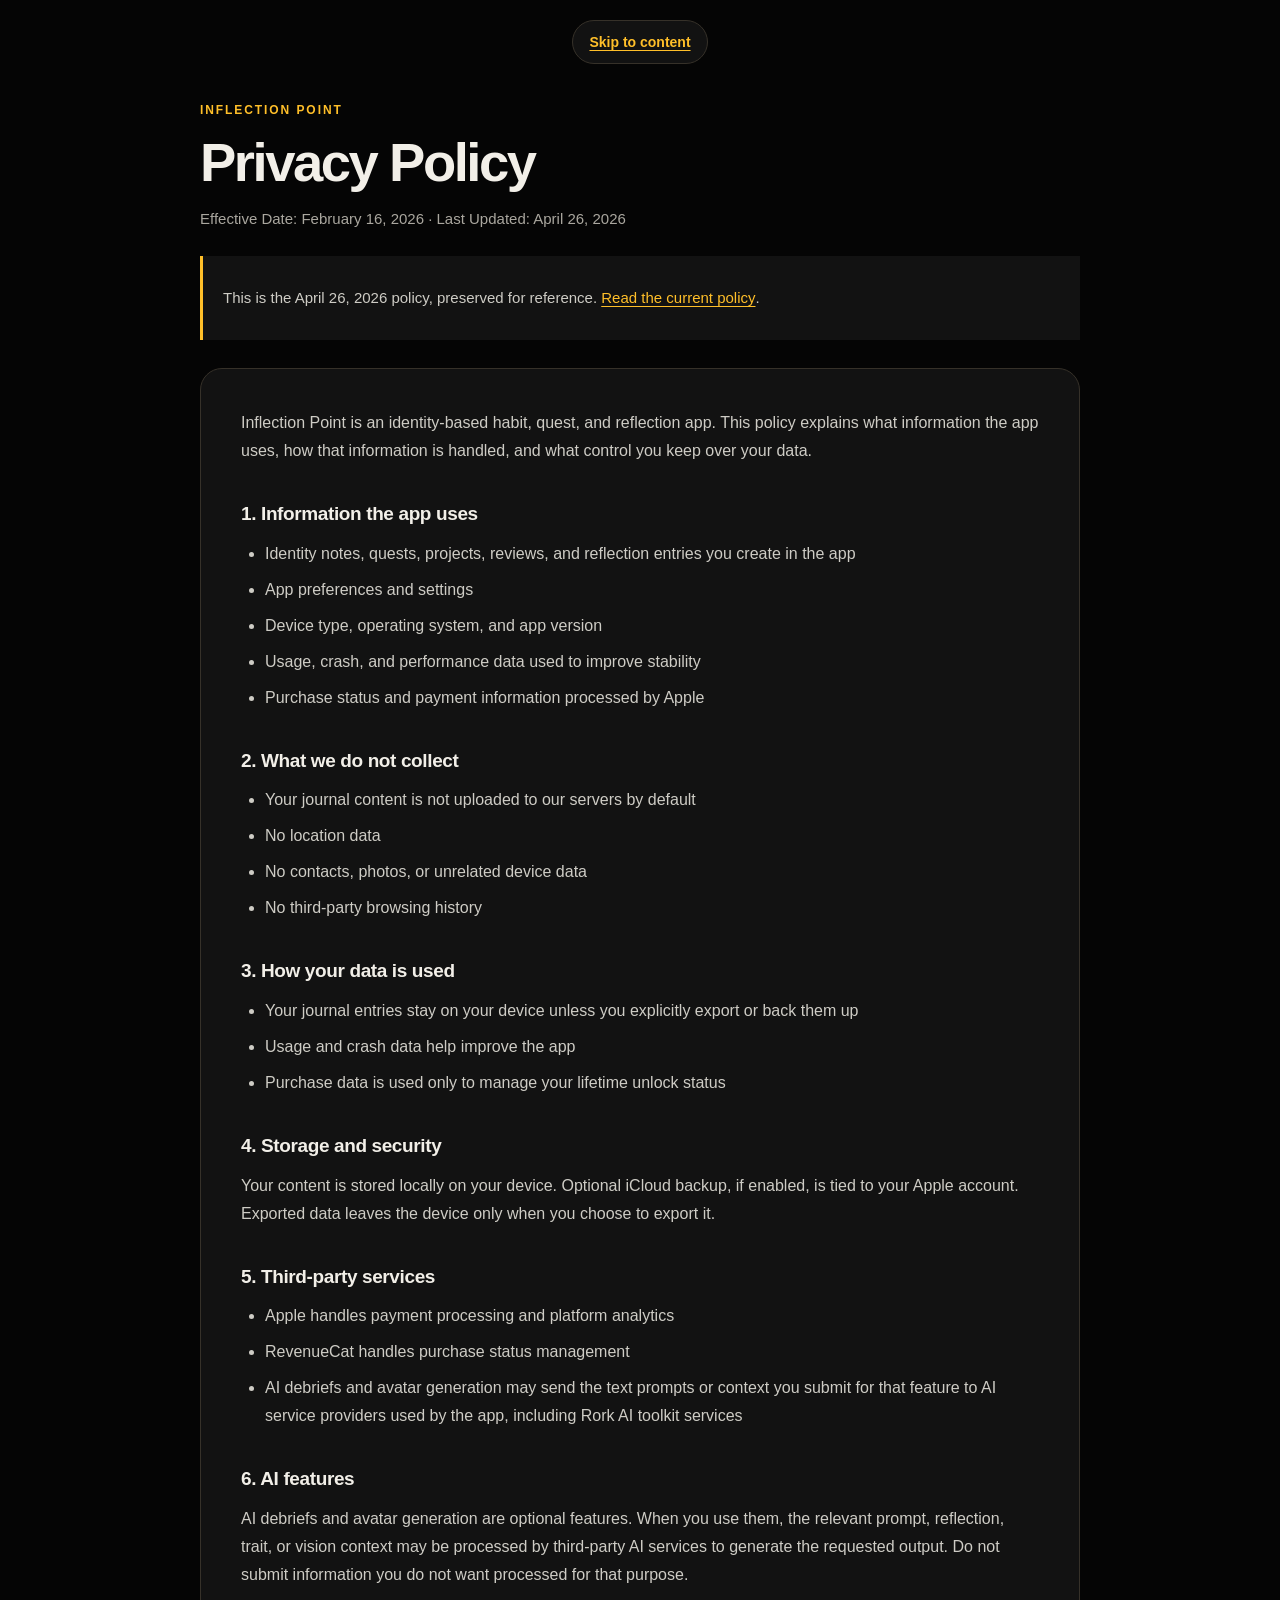
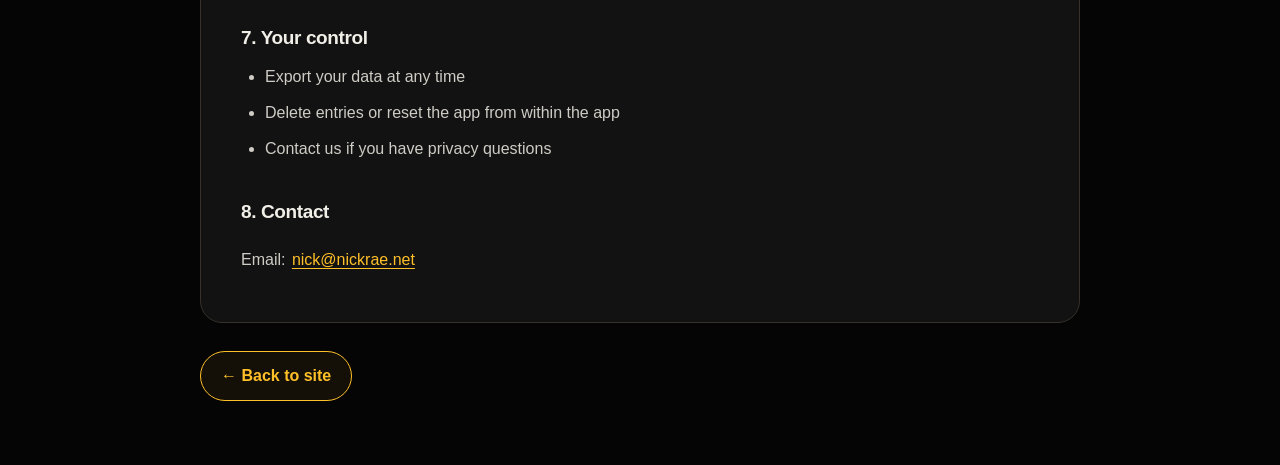
<file: privacy-2026-04-26.html>
<!doctype html>
<html lang="en">
  <head>
    <meta charset="UTF-8" />
    <meta name="referrer" content="no-referrer" />
    <meta
      http-equiv="Content-Security-Policy"
      content="default-src 'none'; script-src 'none'; style-src 'self'; img-src 'self'; font-src 'self'; connect-src 'none'; object-src 'none'; frame-src 'none'; base-uri 'none'; form-action 'none'; upgrade-insecure-requests"
    />
    <meta name="viewport" content="width=device-width, initial-scale=1.0" />
    <title>Archived Privacy Policy — April 26, 2026</title>
    <meta name="robots" content="noindex" />
    <meta name="description" content="Privacy Policy for Inflection Point." />
    <meta name="theme-color" content="#050505" />
    <link
      rel="canonical"
      href="https://inflectionpoint.me/privacy-2026-04-26.html"
    />
    <link rel="stylesheet" href="/legal.css" />
  </head>
  <body>
    <a class="skip-link" href="#main-content">Skip to content</a>
    <main id="main-content" class="shell" tabindex="-1">
      <div class="eyebrow">Inflection Point</div>
      <h1>Privacy Policy</h1>
      <div class="meta">
        Effective Date: February 16, 2026 &middot; Last Updated: April 26, 2026
      </div>

      <aside class="policy-notice" aria-label="Archived policy">
        <p>
          This is the April 26, 2026 policy, preserved for reference.
          <a href="/privacy.html">Read the current policy</a>.
        </p>
      </aside>
      <div class="card">
        <p>
          Inflection Point is an identity-based habit, quest, and reflection
          app. This policy explains what information the app uses, how that
          information is handled, and what control you keep over your data.
        </p>

        <h2>1. Information the app uses</h2>
        <ul>
          <li>
            Identity notes, quests, projects, reviews, and reflection entries
            you create in the app
          </li>
          <li>App preferences and settings</li>
          <li>Device type, operating system, and app version</li>
          <li>Usage, crash, and performance data used to improve stability</li>
          <li>Purchase status and payment information processed by Apple</li>
        </ul>

        <h2>2. What we do not collect</h2>
        <ul>
          <li>
            Your journal content is not uploaded to our servers by default
          </li>
          <li>No location data</li>
          <li>No contacts, photos, or unrelated device data</li>
          <li>No third-party browsing history</li>
        </ul>

        <h2>3. How your data is used</h2>
        <ul>
          <li>
            Your journal entries stay on your device unless you explicitly
            export or back them up
          </li>
          <li>Usage and crash data help improve the app</li>
          <li>
            Purchase data is used only to manage your lifetime unlock status
          </li>
        </ul>

        <h2>4. Storage and security</h2>
        <p>
          Your content is stored locally on your device. Optional iCloud backup,
          if enabled, is tied to your Apple account. Exported data leaves the
          device only when you choose to export it.
        </p>

        <h2>5. Third-party services</h2>
        <ul>
          <li>Apple handles payment processing and platform analytics</li>
          <li>RevenueCat handles purchase status management</li>
          <li>
            AI debriefs and avatar generation may send the text prompts or
            context you submit for that feature to AI service providers used by
            the app, including Rork AI toolkit services
          </li>
        </ul>

        <h2>6. AI features</h2>
        <p>
          AI debriefs and avatar generation are optional features. When you use
          them, the relevant prompt, reflection, trait, or vision context may be
          processed by third-party AI services to generate the requested output.
          Do not submit information you do not want processed for that purpose.
        </p>

        <h2>7. Your control</h2>
        <ul>
          <li>Export your data at any time</li>
          <li>Delete entries or reset the app from within the app</li>
          <li>Contact us if you have privacy questions</li>
        </ul>

        <h2>8. Contact</h2>
        <p>
          Email:
          <a
            class="contact-link"
            href="mailto:nick@nickrae.net?subject=Inflection%20Point%20privacy"
            >nick@nickrae.net</a
          >
        </p>
      </div>

      <a class="back" href="/">&larr; Back to site</a>
    </main>
  </body>
</html>
</file>
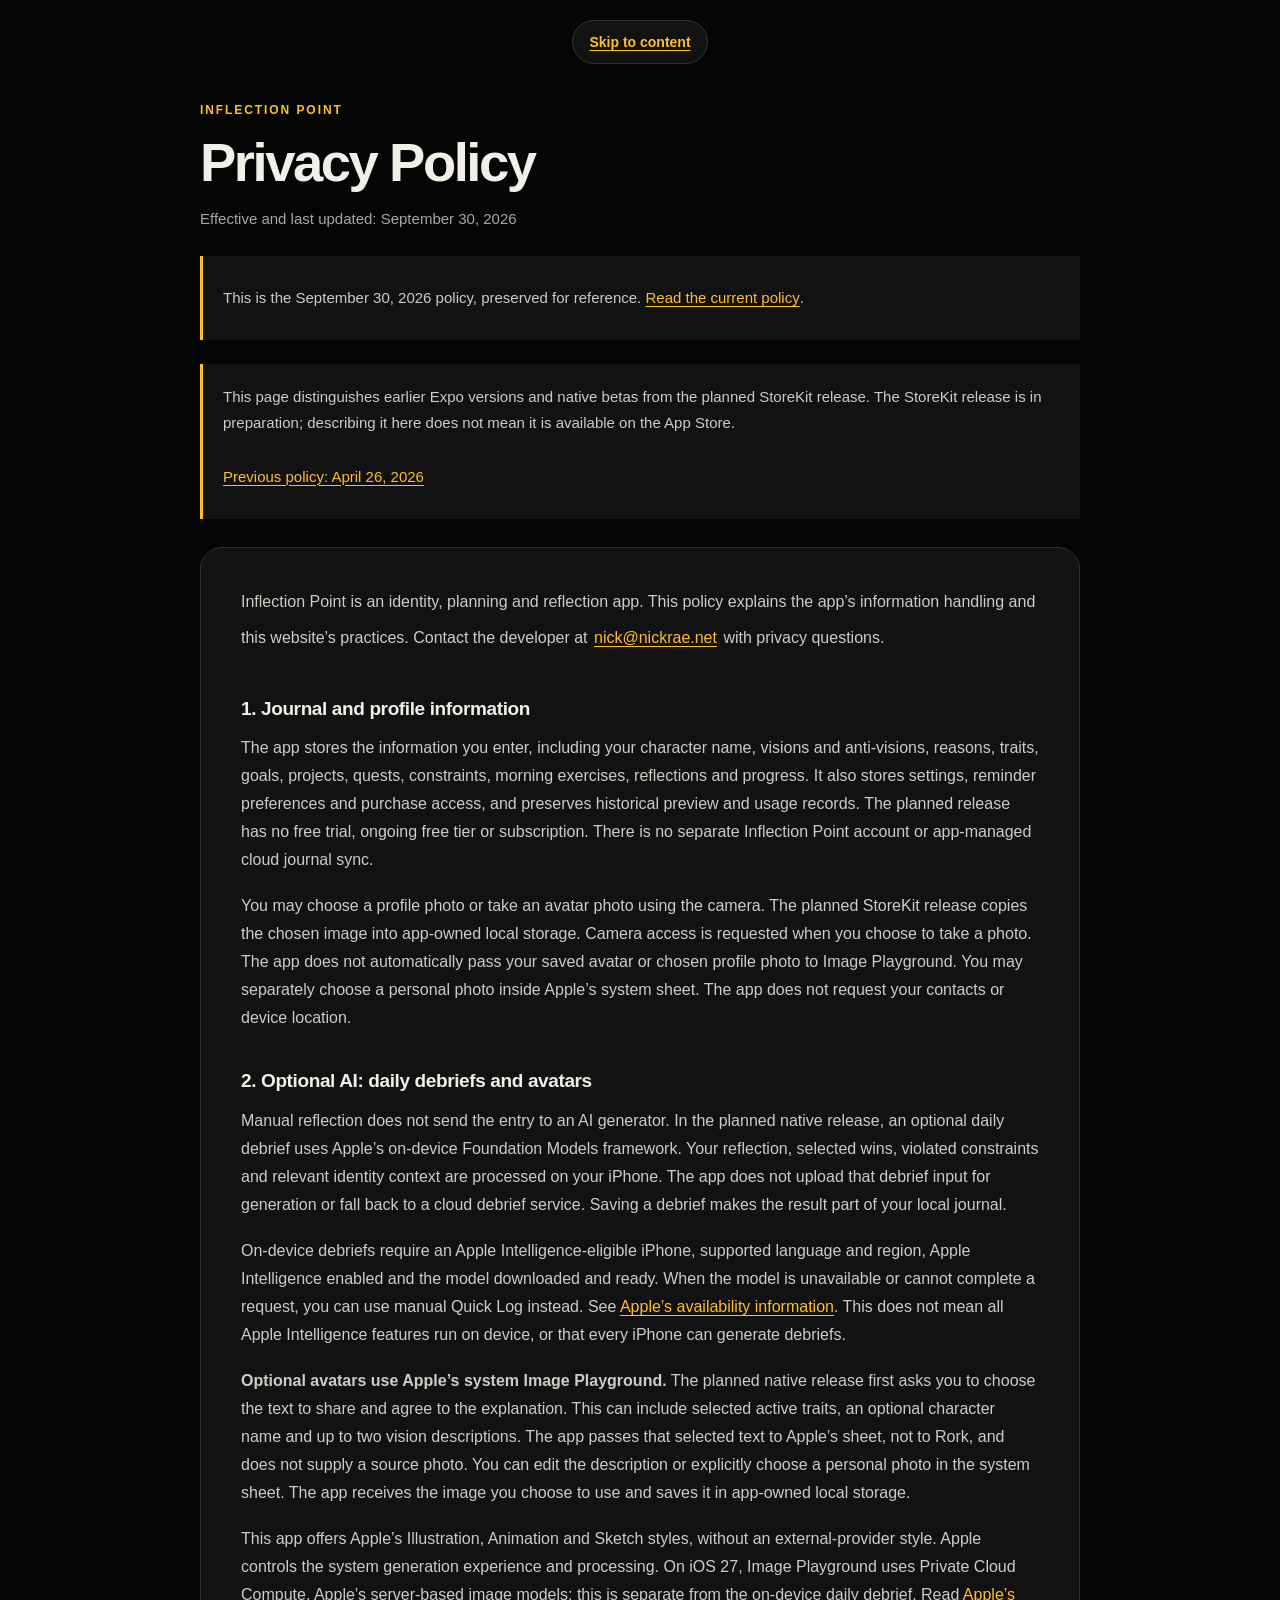
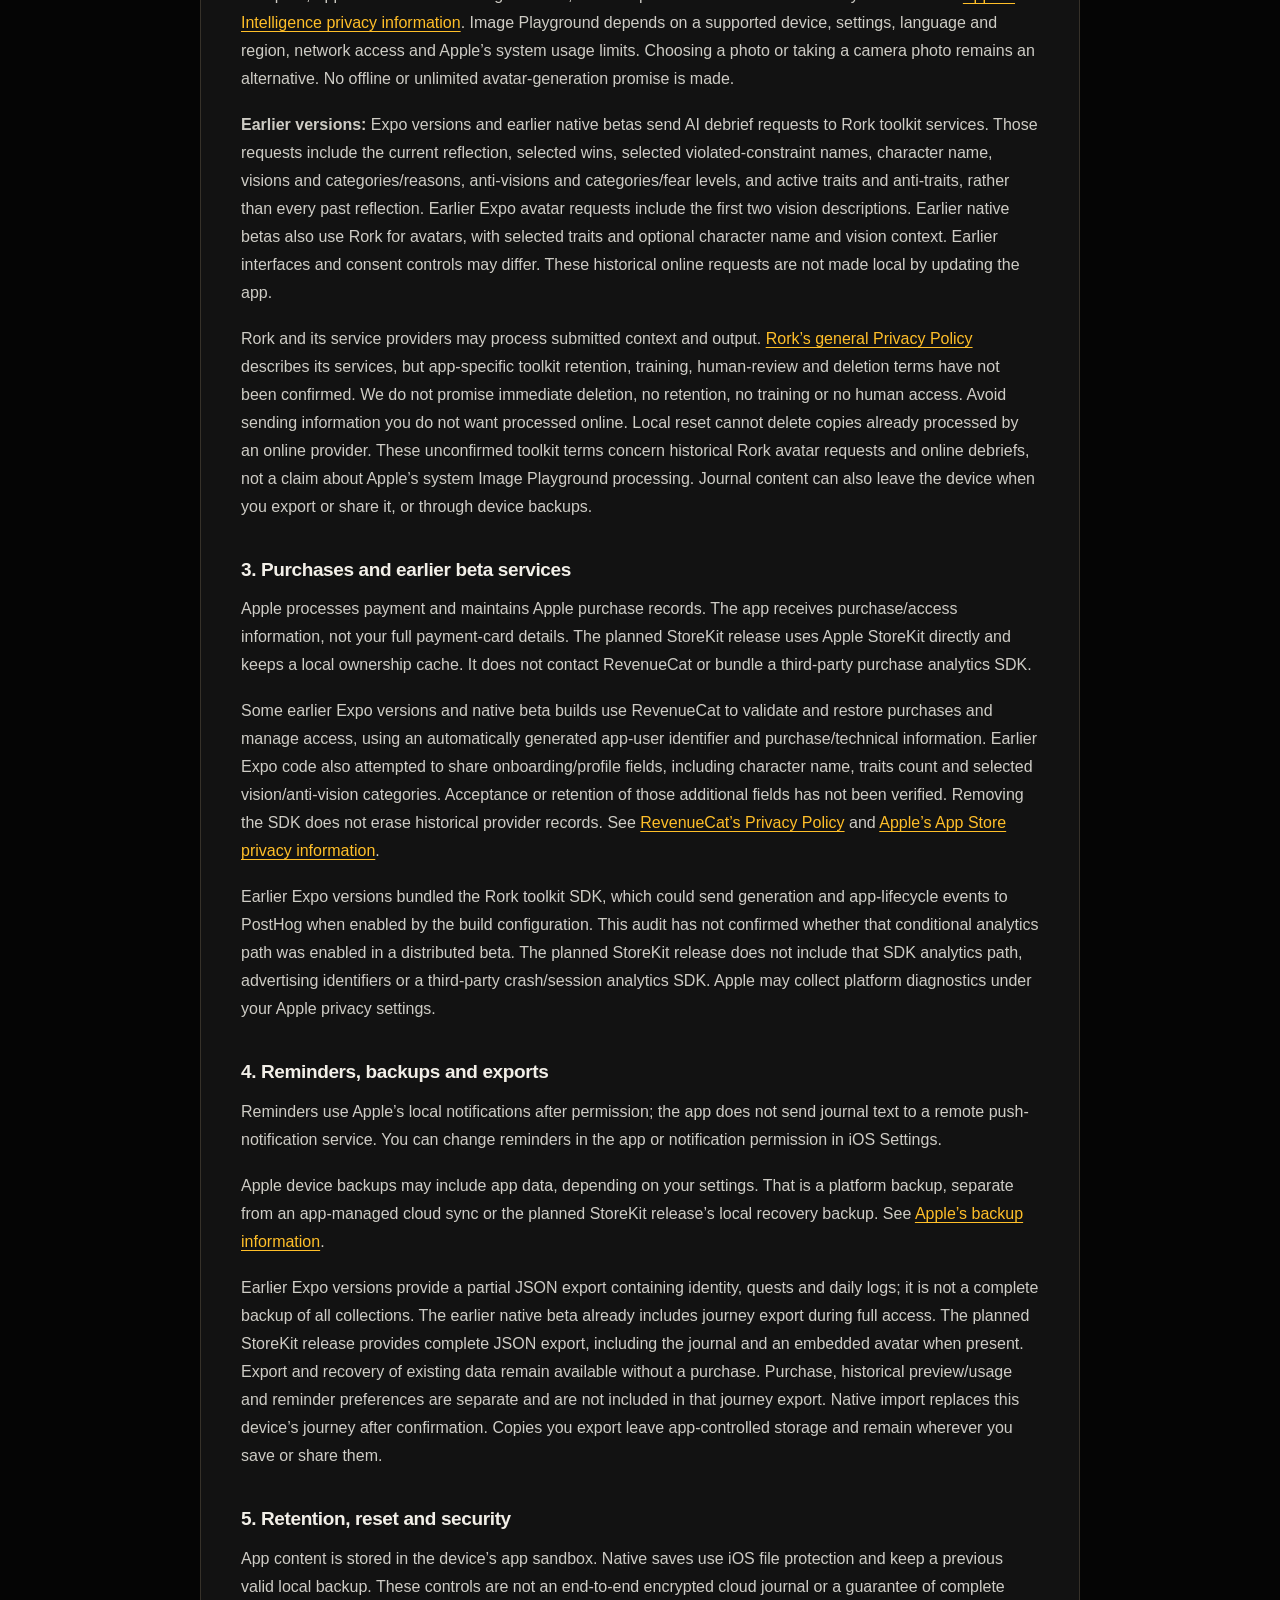
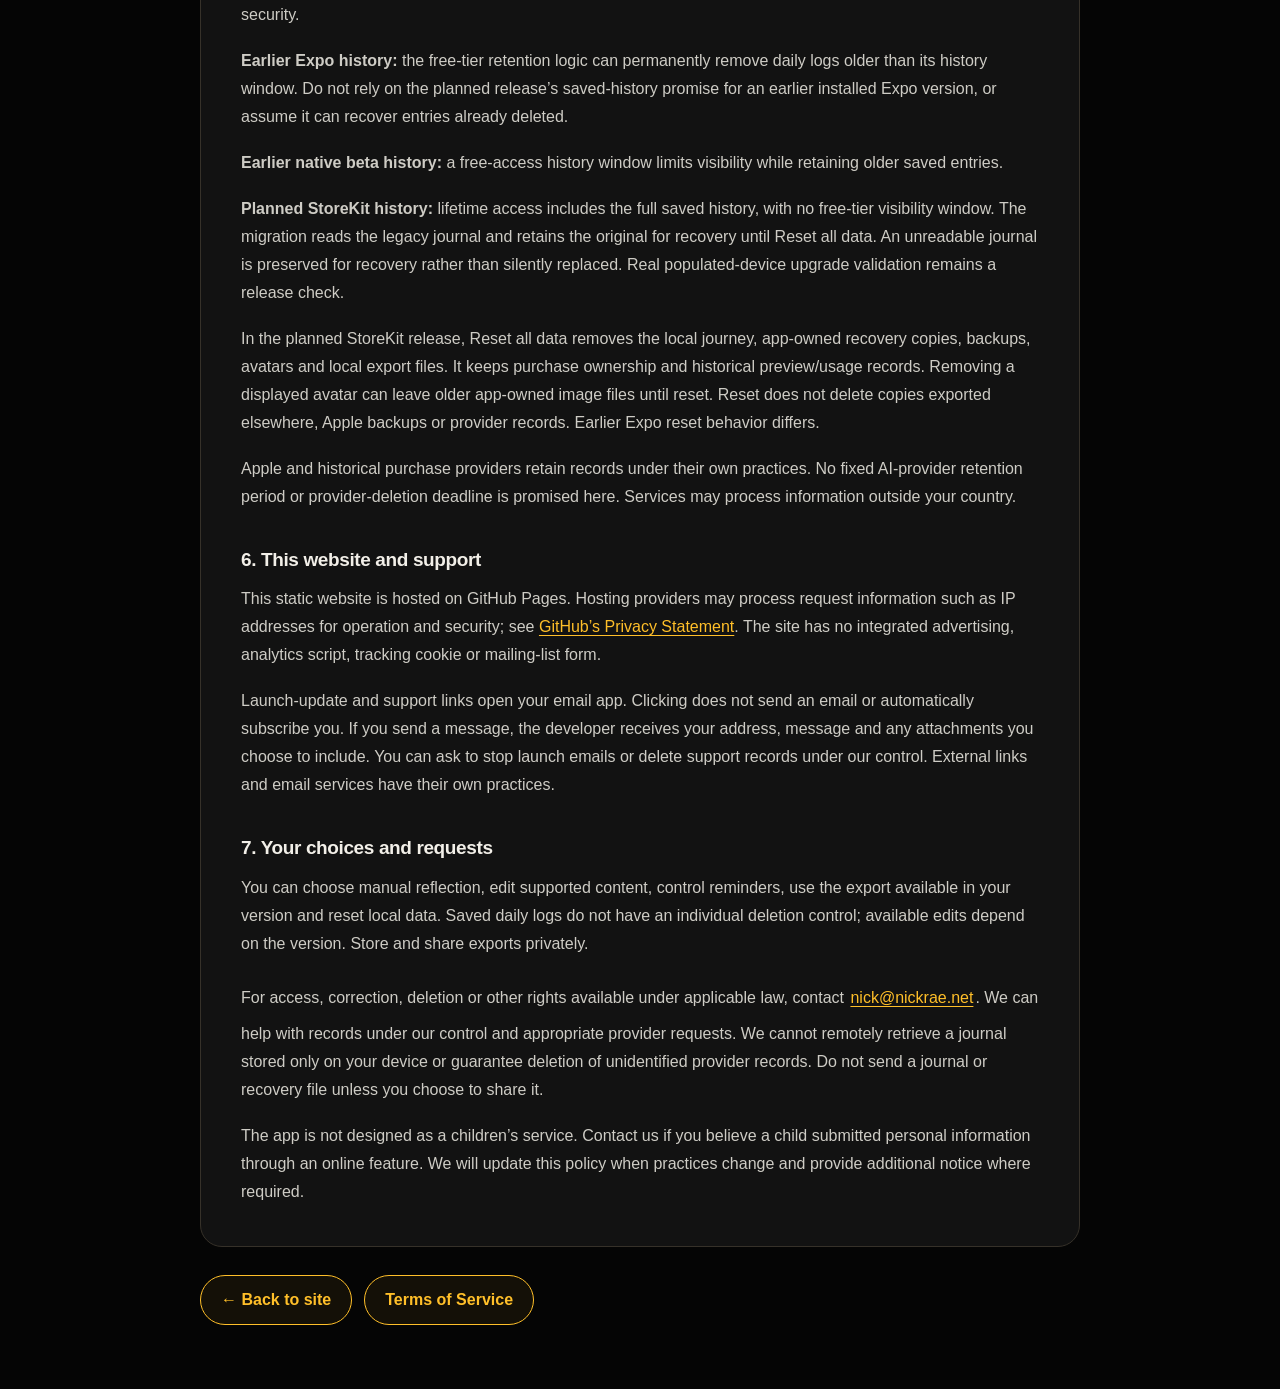
<file: privacy-2026-09-30.html>
<!doctype html>
<html lang="en">
  <head>
    <meta charset="utf-8" />
    <meta name="referrer" content="no-referrer" />
    <meta
      http-equiv="Content-Security-Policy"
      content="default-src 'none'; script-src 'none'; style-src 'self'; img-src 'self'; font-src 'self'; connect-src 'none'; object-src 'none'; frame-src 'none'; base-uri 'none'; form-action 'none'; upgrade-insecure-requests"
    />
    <meta name="viewport" content="width=device-width, initial-scale=1" />
    <meta name="theme-color" content="#050505" />
    <title>Archived Privacy Policy — September 30, 2026</title>
    <meta name="robots" content="noindex" />
    <meta
      name="description"
      content="Privacy Policy for Inflection Point: local journals, on-device debriefs, system Image Playground avatars, purchases and your choices."
    />
    <link rel="canonical" href="https://inflectionpoint.me/privacy-2026-09-30.html" />
    <link
      rel="icon"
      type="image/png"
      sizes="32x32"
      href="/images/favicon-32-20261005.png"
    />
    <link rel="stylesheet" href="/legal.css?v=20260930-native" />
  </head>
  <body>
    <a class="skip-link" href="#main-content">Skip to content</a>
    <main id="main-content" class="shell" tabindex="-1">
      <div class="eyebrow">Inflection Point</div>
      <h1>Privacy Policy</h1>
      <p class="meta">Effective and last updated: September 30, 2026</p>
      <aside class="policy-notice" aria-label="Archived policy">
        <p>
          This is the September 30, 2026 policy, preserved for reference.
          <a href="/privacy.html">Read the current policy</a>.
        </p>
      </aside>
      <aside class="policy-notice" aria-label="Release scope">
        <p>
          This page distinguishes earlier Expo versions and native betas from
          the planned StoreKit release. The StoreKit release is in preparation;
          describing it here does not mean it is available on the App Store.
        </p>
        <p>
          <a href="/privacy-2026-04-26.html">Previous policy: April 26, 2026</a>
        </p>
      </aside>
      <div class="card">
        <p>
          Inflection Point is an identity, planning and reflection app. This
          policy explains the app’s information handling and this website’s
          practices. Contact the developer at
          <a
            class="contact-link"
            href="mailto:nick@nickrae.net?subject=Inflection%20Point%20privacy"
            >nick@nickrae.net</a
          >
          with privacy questions.
        </p>
        <h2>1. Journal and profile information</h2>
        <p>
          The app stores the information you enter, including your character
          name, visions and anti-visions, reasons, traits, goals, projects,
          quests, constraints, morning exercises, reflections and progress. It
          also stores settings, reminder preferences and purchase access,
          and preserves historical preview and usage records. The planned
          release has no free trial, ongoing free tier or subscription. There
          is no separate Inflection Point account or app-managed cloud journal
          sync.
        </p>
        <p>
          You may choose a profile photo or take an avatar photo using the
          camera. The planned StoreKit release copies the chosen image into
          app-owned local storage. Camera access is requested when you choose to
          take a photo. The app does not automatically pass your saved avatar
          or chosen profile photo to Image Playground. You may separately
          choose a personal photo inside Apple’s system sheet. The app does not
          request your contacts or device location.
        </p>
        <h2>2. Optional AI: daily debriefs and avatars</h2>
        <p>
          Manual reflection does not send the entry to an AI generator. In the
          planned native release, an optional daily debrief uses Apple’s
          on-device Foundation Models framework. Your reflection, selected wins,
          violated constraints and relevant identity context are processed on
          your iPhone. The app does not upload that debrief input for generation
          or fall back to a cloud debrief service. Saving a debrief makes the
          result part of your local journal.
        </p>
        <p>
          On-device debriefs require an Apple Intelligence-eligible iPhone,
          supported language and region, Apple Intelligence enabled and the
          model downloaded and ready. When the model is unavailable or cannot
          complete a request, you can use manual Quick Log instead. See
          <a href="https://support.apple.com/en-us/121115"
            >Apple’s availability information</a
          >. This does not mean all Apple Intelligence features run on device,
          or that every iPhone can generate debriefs.
        </p>
        <p>
          <strong>Optional avatars use Apple’s system Image Playground.</strong>
          The planned native release first asks you to choose the text to share
          and agree to the explanation. This can include selected active traits,
          an optional character name and up to two vision descriptions. The app
          passes that selected text to Apple’s sheet, not to Rork, and does not
          supply a source photo. You can edit the description or explicitly
          choose a personal photo in the system sheet. The app receives the
          image you choose to use and saves it in app-owned local storage.
        </p>
        <p>
          This app offers Apple’s Illustration, Animation and Sketch styles,
          without an external-provider style. Apple controls the system
          generation experience and processing. On iOS 27, Image Playground
          uses Private Cloud Compute, Apple’s server-based image models; this
          is separate from the on-device daily debrief. Read
          <a href="https://www.apple.com/legal/privacy/data/en/intelligence-engine/"
            >Apple’s Intelligence privacy information</a
          >. Image Playground depends on a supported device, settings,
          language and region, network access and Apple’s system usage limits.
          Choosing a photo or taking a camera photo remains an alternative.
          No offline or unlimited avatar-generation promise is made.
        </p>
        <p>
          <strong>Earlier versions:</strong> Expo versions and earlier native
          betas send AI debrief requests to Rork toolkit services. Those requests
          include the current reflection, selected wins, selected
          violated-constraint names, character name, visions and
          categories/reasons, anti-visions and categories/fear levels, and active
          traits and anti-traits, rather than every past reflection. Earlier
          Expo avatar requests include the first two vision descriptions.
          Earlier native betas also use Rork for avatars, with selected traits
          and optional character name and vision context. Earlier interfaces
          and consent controls may differ. These historical
          online requests are not made local by updating the app.
        </p>
        <p>
          Rork and its service providers may process submitted context and
          output.
          <a href="https://rork.com/privacy">Rork’s general Privacy Policy</a>
          describes its services, but app-specific toolkit retention, training,
          human-review and deletion terms have not been confirmed. We do not
          promise immediate deletion, no retention, no training or no human
          access. Avoid sending information you do not want processed online.
          Local reset cannot delete copies already processed by an online
          provider. These unconfirmed toolkit terms concern historical Rork
          avatar requests and online debriefs, not a claim about Apple’s system
          Image Playground processing. Journal content can also leave the device
          when you export or share it, or through device backups.
        </p>
        <h2>3. Purchases and earlier beta services</h2>
        <p>
          Apple processes payment and maintains Apple purchase records. The app
          receives purchase/access information, not your full payment-card
          details. The planned StoreKit release uses Apple StoreKit directly and
          keeps a local ownership cache. It does not contact RevenueCat or
          bundle a third-party purchase analytics SDK.
        </p>
        <p>
          Some earlier Expo versions and native beta builds use RevenueCat to
          validate and restore purchases and manage access, using an
          automatically generated app-user identifier and purchase/technical
          information. Earlier Expo code also attempted to share
          onboarding/profile fields, including character name, traits count and
          selected vision/anti-vision categories. Acceptance or retention of
          those additional fields has not been verified. Removing the SDK does
          not erase historical provider records. See
          <a href="https://www.revenuecat.com/privacy-policy"
            >RevenueCat’s Privacy Policy</a
          >
          and
          <a href="https://www.apple.com/legal/privacy/data/en/appstore/"
            >Apple’s App Store privacy information</a
          >.
        </p>
        <p>
          Earlier Expo versions bundled the Rork toolkit SDK, which could send
          generation and app-lifecycle events to PostHog when enabled by the
          build configuration. This audit has not confirmed whether that
          conditional analytics path was enabled in a distributed beta. The
          planned StoreKit release does not include that SDK
          analytics path, advertising identifiers or a third-party crash/session
          analytics SDK. Apple may collect platform diagnostics under your Apple
          privacy settings.
        </p>
        <h2>4. Reminders, backups and exports</h2>
        <p>
          Reminders use Apple’s local notifications after permission; the app
          does not send journal text to a remote push-notification service. You
          can change reminders in the app or notification permission in iOS
          Settings.
        </p>
        <p>
          Apple device backups may include app data, depending on your settings.
          That is a platform backup, separate from an app-managed cloud sync or
          the planned StoreKit release’s local recovery backup. See
          <a href="https://support.apple.com/en-us/108770"
            >Apple’s backup information</a
          >.
        </p>
        <p>
          Earlier Expo versions provide a partial JSON export containing
          identity, quests and daily logs; it is not a complete backup of all
          collections. The earlier native beta already includes journey export
          during full access. The planned StoreKit release provides complete
          JSON export, including the journal and an embedded avatar when
          present. Export and recovery of existing data remain available without
          a purchase. Purchase, historical preview/usage and reminder preferences
          are separate and are not included in that journey export. Native import
          replaces this device’s
          journey after confirmation. Copies you export leave app-controlled
          storage and remain wherever you save or share them.
        </p>
        <h2>5. Retention, reset and security</h2>
        <p>
          App content is stored in the device’s app sandbox. Native saves use
          iOS file protection and keep a previous valid local backup. These
          controls are not an end-to-end encrypted cloud journal or a guarantee
          of complete security.
        </p>
        <p>
          <strong>Earlier Expo history:</strong> the free-tier retention logic
          can permanently remove daily logs older than its history window. Do
          not rely on the planned release’s saved-history promise for an earlier
          installed Expo version, or assume it can recover entries already
          deleted.
        </p>
        <p>
          <strong>Earlier native beta history:</strong> a free-access history
          window limits visibility while retaining older saved entries.
        </p>
        <p>
          <strong>Planned StoreKit history:</strong> lifetime access includes the
          full saved history, with no free-tier visibility window. The migration
          reads the legacy journal and retains the original for recovery until
          Reset all data. An unreadable journal is preserved for
          recovery rather than silently replaced. Real populated-device upgrade
          validation remains a release check.
        </p>
        <p>
          In the planned StoreKit release, Reset all data removes the local
          journey, app-owned recovery copies, backups, avatars and local export
          files. It keeps purchase ownership and historical preview/usage records.
          Removing a displayed avatar can leave older app-owned image files until
          reset.
          Reset does not delete copies exported elsewhere, Apple backups or
          provider records. Earlier Expo reset behavior differs.
        </p>
        <p>
          Apple and historical purchase providers retain records under their own
          practices. No fixed AI-provider retention period or provider-deletion
          deadline is promised here. Services may process information outside
          your country.
        </p>
        <h2>6. This website and support</h2>
        <p>
          This static website is hosted on GitHub Pages. Hosting providers may
          process request information such as IP addresses for operation and
          security; see
          <a
            href="https://docs.github.com/en/site-policy/privacy-policies/github-general-privacy-statement"
            >GitHub’s Privacy Statement</a
          >. The site has no integrated advertising, analytics script, tracking
          cookie or mailing-list form.
        </p>
        <p>
          Launch-update and support links open your email app. Clicking does not
          send an email or automatically subscribe you. If you send a message,
          the developer receives your address, message and any attachments you
          choose to include. You can ask to stop launch emails or delete support
          records under our control. External links and email services have
          their own practices.
        </p>
        <h2>7. Your choices and requests</h2>
        <p>
          You can choose manual reflection, edit supported content, control
          reminders, use the export available in your version and reset local
          data. Saved daily logs do not have an individual deletion control;
          available edits depend on the version. Store and share exports
          privately.
        </p>
        <p>
          For access, correction, deletion or other rights available under
          applicable law, contact
          <a
            class="contact-link"
            href="mailto:nick@nickrae.net?subject=Inflection%20Point%20privacy%20request"
            >nick@nickrae.net</a
          >. We can help with records under our control and appropriate provider
          requests. We cannot remotely retrieve a journal stored only on your
          device or guarantee deletion of unidentified provider records. Do not
          send a journal or recovery file unless you choose to share it.
        </p>
        <p>
          The app is not designed as a children’s service. Contact us if you
          believe a child submitted personal information through an online
          feature. We will update this policy when practices change and provide
          additional notice where required.
        </p>
      </div>
      <nav class="policy-nav" aria-label="Policy navigation">
        <a class="back" href="/">← Back to site</a>
        <a class="back" href="/terms.html">Terms of Service</a>
      </nav>
    </main>
  </body>
</html>
</file>
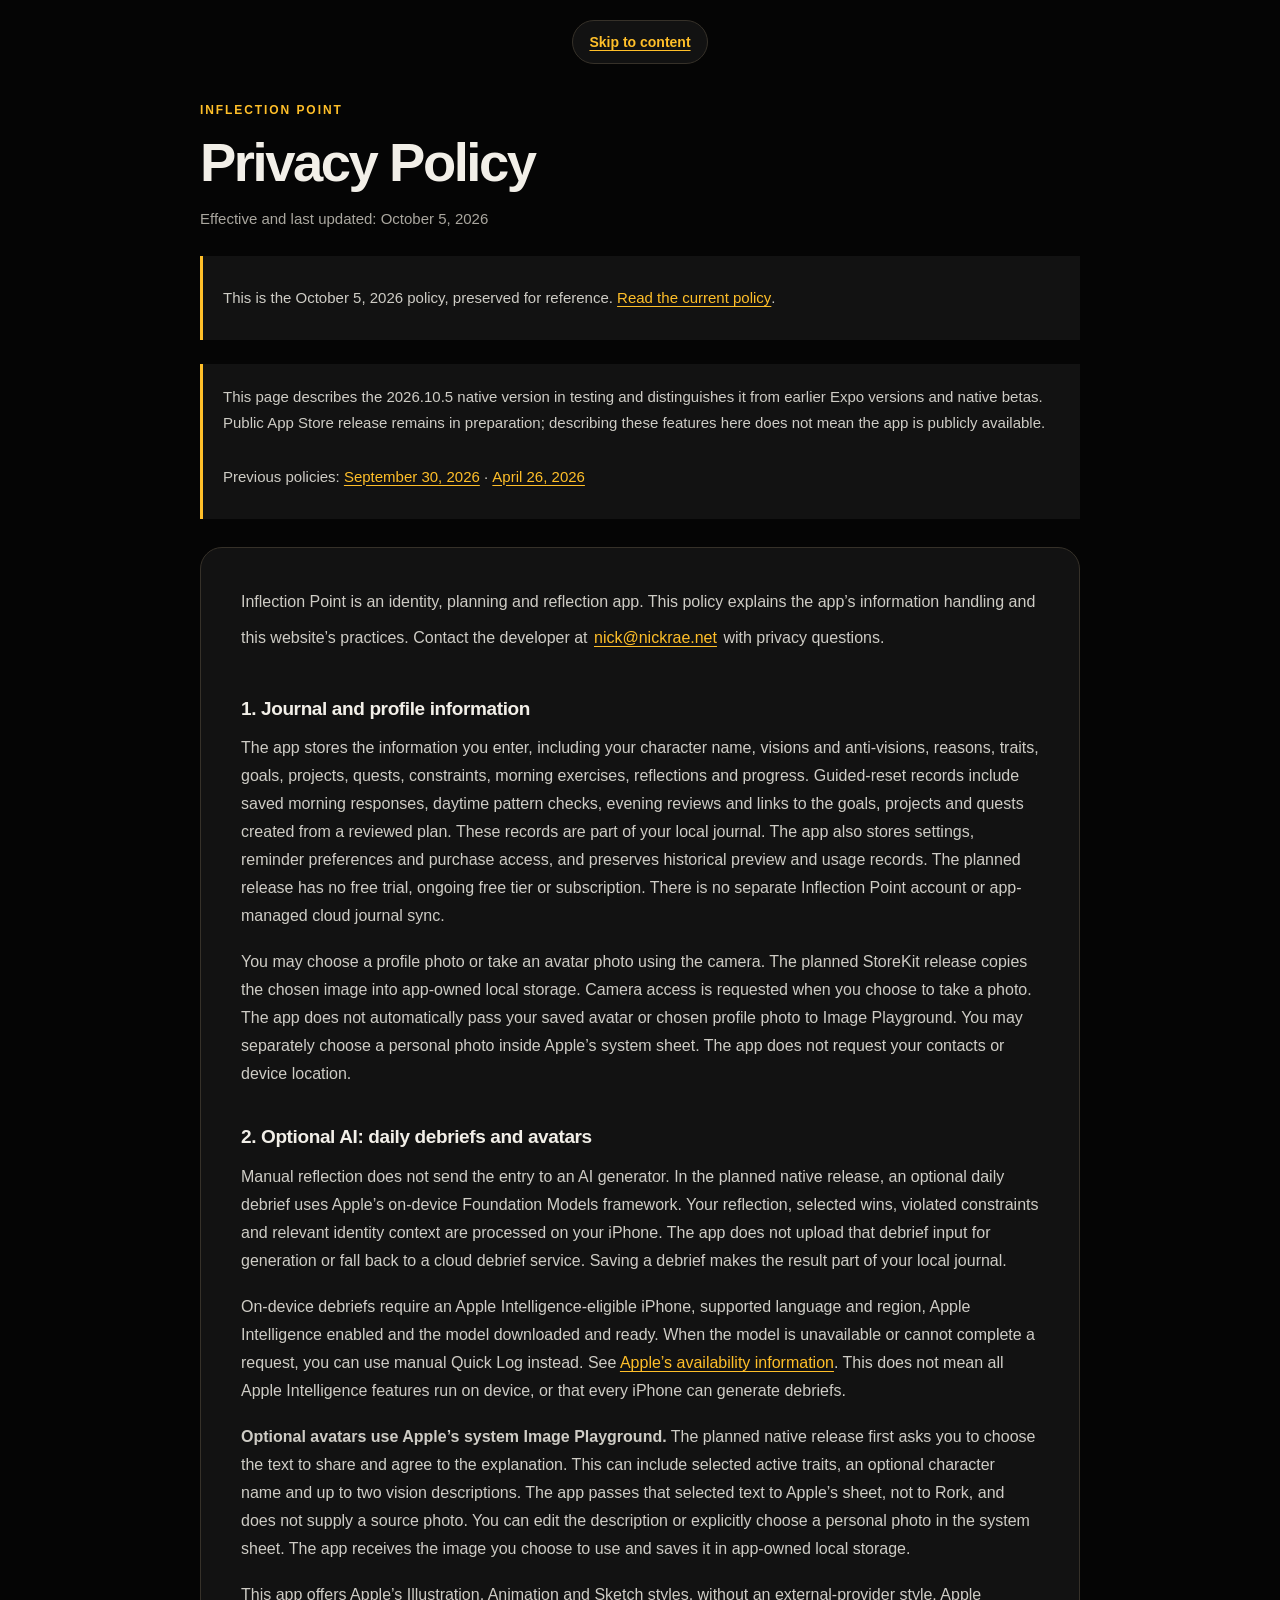
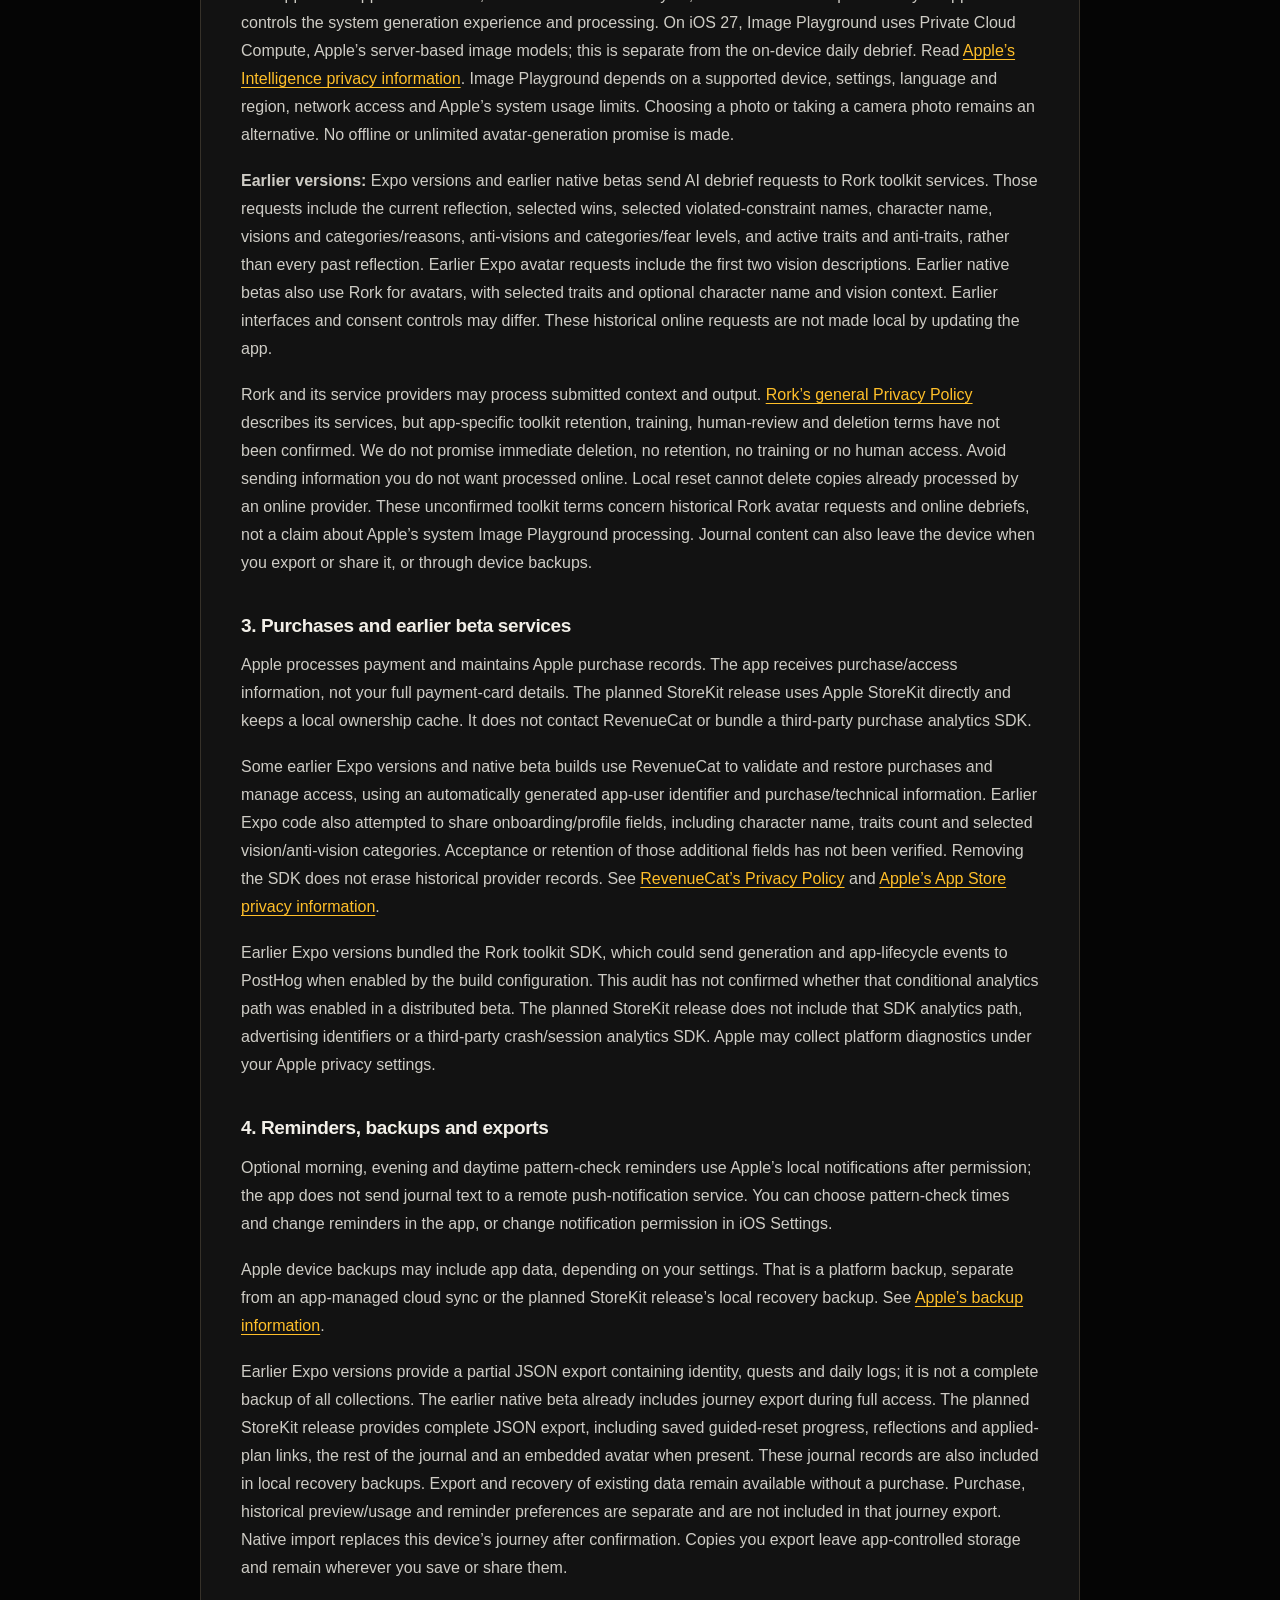
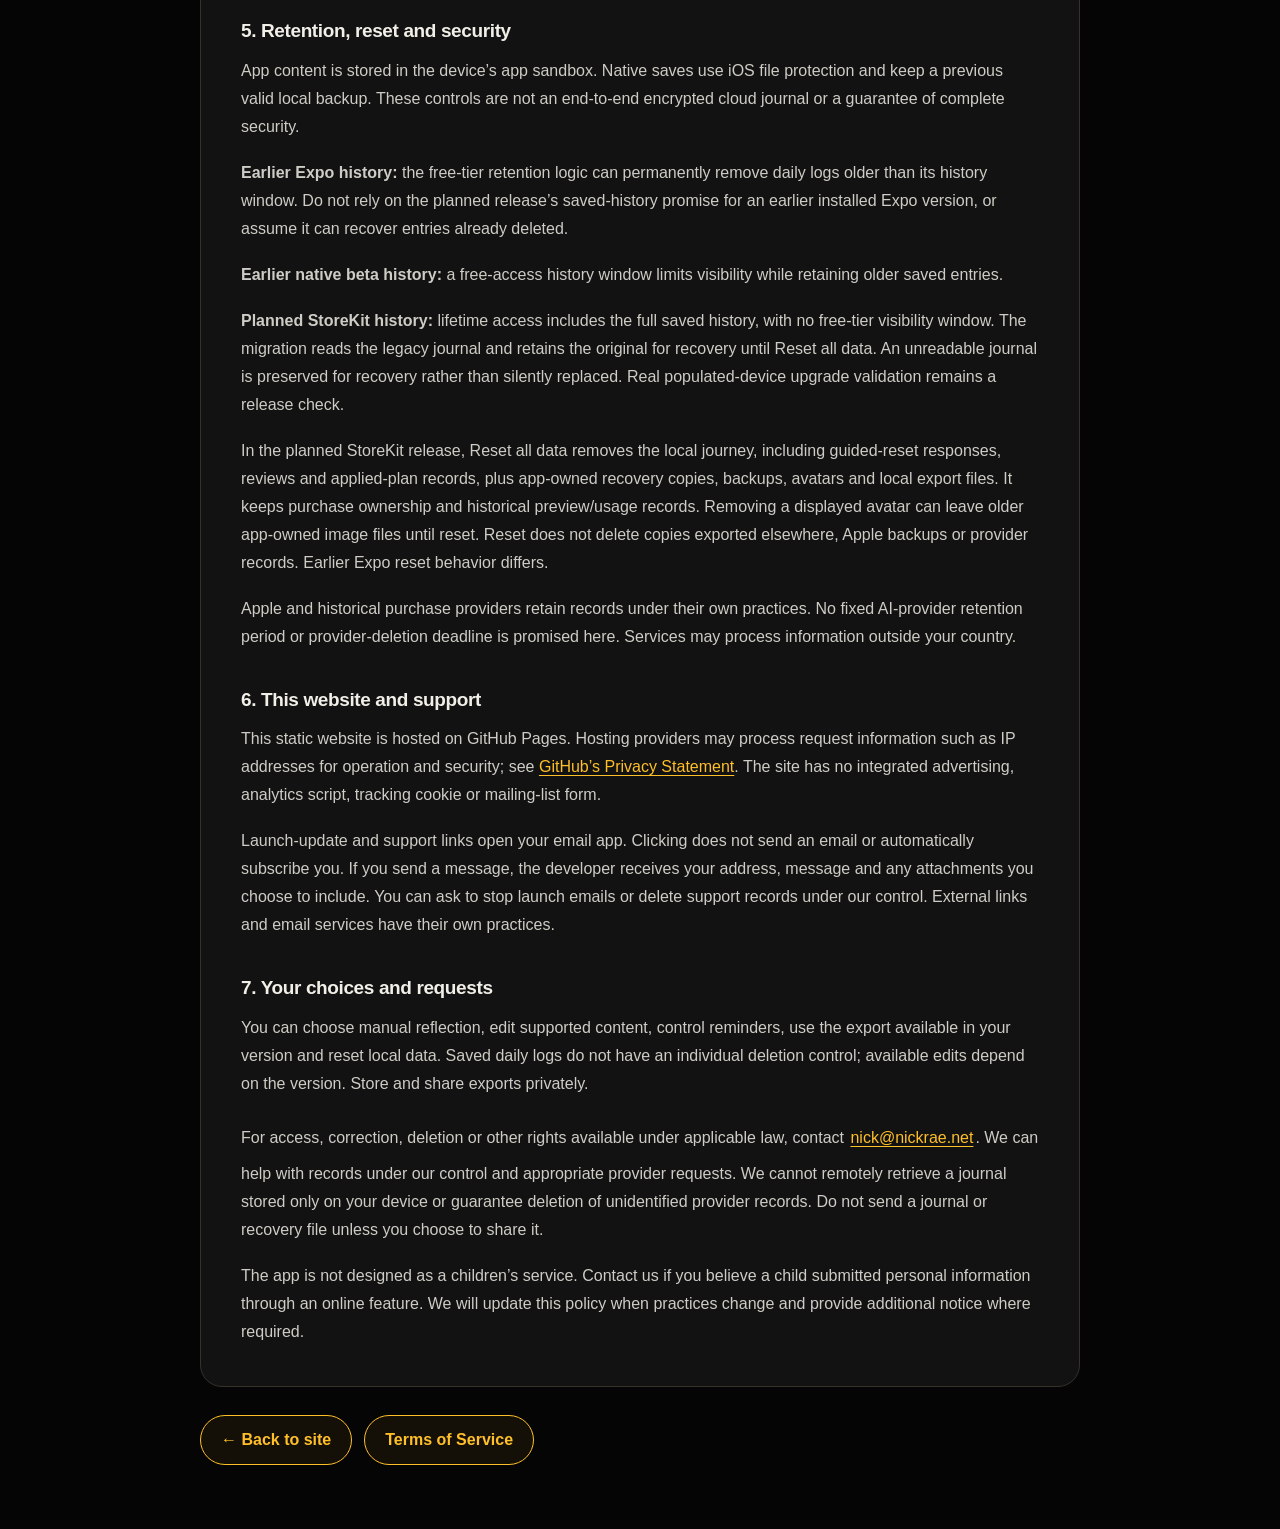
<file: privacy-2026-10-05.html>
<!doctype html>
<html lang="en">
  <head>
    <meta charset="utf-8" />
    <meta name="referrer" content="no-referrer" />
    <meta
      http-equiv="Content-Security-Policy"
      content="default-src 'none'; script-src 'none'; style-src 'self'; img-src 'self'; font-src 'self'; connect-src 'none'; object-src 'none'; frame-src 'none'; base-uri 'none'; form-action 'none'; upgrade-insecure-requests"
    />
    <meta name="viewport" content="width=device-width, initial-scale=1" />
    <meta name="theme-color" content="#050505" />
    <title>Archived Privacy Policy — October 5, 2026</title>
    <meta name="robots" content="noindex" />
    <meta
      name="description"
      content="Privacy Policy for Inflection Point: local journals, on-device debriefs, system Image Playground avatars, purchases and your choices."
    />
    <link rel="canonical" href="https://inflectionpoint.me/privacy-2026-10-05.html" />
    <link
      rel="icon"
      type="image/png"
      sizes="32x32"
      href="/images/favicon-32-20261005.png"
    />
    <link rel="stylesheet" href="/legal.css?v=20260930-native" />
  </head>
  <body>
    <a class="skip-link" href="#main-content">Skip to content</a>
    <main id="main-content" class="shell" tabindex="-1">
      <div class="eyebrow">Inflection Point</div>
      <h1>Privacy Policy</h1>
      <p class="meta">Effective and last updated: October 5, 2026</p>
      <aside class="policy-notice" aria-label="Archived policy">
        <p>
          This is the October 5, 2026 policy, preserved for reference.
          <a href="/privacy.html">Read the current policy</a>.
        </p>
      </aside>
      <aside class="policy-notice" aria-label="Release scope">
        <p>
          This page describes the 2026.10.5 native version in testing and
          distinguishes it from earlier Expo versions and native betas. Public
          App Store release remains in preparation; describing these features
          here does not mean the app is publicly available.
        </p>
        <p>
          Previous policies:
          <a href="/privacy-2026-09-30.html">September 30, 2026</a> ·
          <a href="/privacy-2026-04-26.html">April 26, 2026</a>
        </p>
      </aside>
      <div class="card">
        <p>
          Inflection Point is an identity, planning and reflection app. This
          policy explains the app’s information handling and this website’s
          practices. Contact the developer at
          <a
            class="contact-link"
            href="mailto:nick@nickrae.net?subject=Inflection%20Point%20privacy"
            >nick@nickrae.net</a
          >
          with privacy questions.
        </p>
        <h2>1. Journal and profile information</h2>
        <p>
          The app stores the information you enter, including your character
          name, visions and anti-visions, reasons, traits, goals, projects,
          quests, constraints, morning exercises, reflections and progress.
          Guided-reset records include saved morning responses, daytime pattern
          checks, evening reviews and links to the goals, projects and quests
          created from a reviewed plan. These records are part of your local
          journal. The app also stores settings, reminder preferences and
          purchase access, and preserves historical preview and usage records. The planned
          release has no free trial, ongoing free tier or subscription. There
          is no separate Inflection Point account or app-managed cloud journal
          sync.
        </p>
        <p>
          You may choose a profile photo or take an avatar photo using the
          camera. The planned StoreKit release copies the chosen image into
          app-owned local storage. Camera access is requested when you choose to
          take a photo. The app does not automatically pass your saved avatar
          or chosen profile photo to Image Playground. You may separately
          choose a personal photo inside Apple’s system sheet. The app does not
          request your contacts or device location.
        </p>
        <h2>2. Optional AI: daily debriefs and avatars</h2>
        <p>
          Manual reflection does not send the entry to an AI generator. In the
          planned native release, an optional daily debrief uses Apple’s
          on-device Foundation Models framework. Your reflection, selected wins,
          violated constraints and relevant identity context are processed on
          your iPhone. The app does not upload that debrief input for generation
          or fall back to a cloud debrief service. Saving a debrief makes the
          result part of your local journal.
        </p>
        <p>
          On-device debriefs require an Apple Intelligence-eligible iPhone,
          supported language and region, Apple Intelligence enabled and the
          model downloaded and ready. When the model is unavailable or cannot
          complete a request, you can use manual Quick Log instead. See
          <a href="https://support.apple.com/en-us/121115"
            >Apple’s availability information</a
          >. This does not mean all Apple Intelligence features run on device,
          or that every iPhone can generate debriefs.
        </p>
        <p>
          <strong>Optional avatars use Apple’s system Image Playground.</strong>
          The planned native release first asks you to choose the text to share
          and agree to the explanation. This can include selected active traits,
          an optional character name and up to two vision descriptions. The app
          passes that selected text to Apple’s sheet, not to Rork, and does not
          supply a source photo. You can edit the description or explicitly
          choose a personal photo in the system sheet. The app receives the
          image you choose to use and saves it in app-owned local storage.
        </p>
        <p>
          This app offers Apple’s Illustration, Animation and Sketch styles,
          without an external-provider style. Apple controls the system
          generation experience and processing. On iOS 27, Image Playground
          uses Private Cloud Compute, Apple’s server-based image models; this
          is separate from the on-device daily debrief. Read
          <a href="https://www.apple.com/legal/privacy/data/en/intelligence-engine/"
            >Apple’s Intelligence privacy information</a
          >. Image Playground depends on a supported device, settings,
          language and region, network access and Apple’s system usage limits.
          Choosing a photo or taking a camera photo remains an alternative.
          No offline or unlimited avatar-generation promise is made.
        </p>
        <p>
          <strong>Earlier versions:</strong> Expo versions and earlier native
          betas send AI debrief requests to Rork toolkit services. Those requests
          include the current reflection, selected wins, selected
          violated-constraint names, character name, visions and
          categories/reasons, anti-visions and categories/fear levels, and active
          traits and anti-traits, rather than every past reflection. Earlier
          Expo avatar requests include the first two vision descriptions.
          Earlier native betas also use Rork for avatars, with selected traits
          and optional character name and vision context. Earlier interfaces
          and consent controls may differ. These historical
          online requests are not made local by updating the app.
        </p>
        <p>
          Rork and its service providers may process submitted context and
          output.
          <a href="https://rork.com/privacy">Rork’s general Privacy Policy</a>
          describes its services, but app-specific toolkit retention, training,
          human-review and deletion terms have not been confirmed. We do not
          promise immediate deletion, no retention, no training or no human
          access. Avoid sending information you do not want processed online.
          Local reset cannot delete copies already processed by an online
          provider. These unconfirmed toolkit terms concern historical Rork
          avatar requests and online debriefs, not a claim about Apple’s system
          Image Playground processing. Journal content can also leave the device
          when you export or share it, or through device backups.
        </p>
        <h2>3. Purchases and earlier beta services</h2>
        <p>
          Apple processes payment and maintains Apple purchase records. The app
          receives purchase/access information, not your full payment-card
          details. The planned StoreKit release uses Apple StoreKit directly and
          keeps a local ownership cache. It does not contact RevenueCat or
          bundle a third-party purchase analytics SDK.
        </p>
        <p>
          Some earlier Expo versions and native beta builds use RevenueCat to
          validate and restore purchases and manage access, using an
          automatically generated app-user identifier and purchase/technical
          information. Earlier Expo code also attempted to share
          onboarding/profile fields, including character name, traits count and
          selected vision/anti-vision categories. Acceptance or retention of
          those additional fields has not been verified. Removing the SDK does
          not erase historical provider records. See
          <a href="https://www.revenuecat.com/privacy-policy"
            >RevenueCat’s Privacy Policy</a
          >
          and
          <a href="https://www.apple.com/legal/privacy/data/en/appstore/"
            >Apple’s App Store privacy information</a
          >.
        </p>
        <p>
          Earlier Expo versions bundled the Rork toolkit SDK, which could send
          generation and app-lifecycle events to PostHog when enabled by the
          build configuration. This audit has not confirmed whether that
          conditional analytics path was enabled in a distributed beta. The
          planned StoreKit release does not include that SDK
          analytics path, advertising identifiers or a third-party crash/session
          analytics SDK. Apple may collect platform diagnostics under your Apple
          privacy settings.
        </p>
        <h2>4. Reminders, backups and exports</h2>
        <p>
          Optional morning, evening and daytime pattern-check reminders use
          Apple’s local notifications after permission; the app does not send
          journal text to a remote push-notification service. You can choose
          pattern-check times and change reminders in the app, or change
          notification permission in iOS Settings.
        </p>
        <p>
          Apple device backups may include app data, depending on your settings.
          That is a platform backup, separate from an app-managed cloud sync or
          the planned StoreKit release’s local recovery backup. See
          <a href="https://support.apple.com/en-us/108770"
            >Apple’s backup information</a
          >.
        </p>
        <p>
          Earlier Expo versions provide a partial JSON export containing
          identity, quests and daily logs; it is not a complete backup of all
          collections. The earlier native beta already includes journey export
          during full access. The planned StoreKit release provides complete
          JSON export, including saved guided-reset progress, reflections and
          applied-plan links, the rest of the journal and an embedded avatar when
          present. These journal records are also included in local recovery
          backups. Export and recovery of existing data remain available without
          a purchase. Purchase, historical preview/usage and reminder preferences
          are separate and are not included in that journey export. Native import
          replaces this device’s
          journey after confirmation. Copies you export leave app-controlled
          storage and remain wherever you save or share them.
        </p>
        <h2>5. Retention, reset and security</h2>
        <p>
          App content is stored in the device’s app sandbox. Native saves use
          iOS file protection and keep a previous valid local backup. These
          controls are not an end-to-end encrypted cloud journal or a guarantee
          of complete security.
        </p>
        <p>
          <strong>Earlier Expo history:</strong> the free-tier retention logic
          can permanently remove daily logs older than its history window. Do
          not rely on the planned release’s saved-history promise for an earlier
          installed Expo version, or assume it can recover entries already
          deleted.
        </p>
        <p>
          <strong>Earlier native beta history:</strong> a free-access history
          window limits visibility while retaining older saved entries.
        </p>
        <p>
          <strong>Planned StoreKit history:</strong> lifetime access includes the
          full saved history, with no free-tier visibility window. The migration
          reads the legacy journal and retains the original for recovery until
          Reset all data. An unreadable journal is preserved for
          recovery rather than silently replaced. Real populated-device upgrade
          validation remains a release check.
        </p>
        <p>
          In the planned StoreKit release, Reset all data removes the local
          journey, including guided-reset responses, reviews and applied-plan
          records, plus app-owned recovery copies, backups, avatars and local
          export files. It keeps purchase ownership and historical preview/usage
          records. Removing a displayed avatar can leave older app-owned image files until
          reset.
          Reset does not delete copies exported elsewhere, Apple backups or
          provider records. Earlier Expo reset behavior differs.
        </p>
        <p>
          Apple and historical purchase providers retain records under their own
          practices. No fixed AI-provider retention period or provider-deletion
          deadline is promised here. Services may process information outside
          your country.
        </p>
        <h2>6. This website and support</h2>
        <p>
          This static website is hosted on GitHub Pages. Hosting providers may
          process request information such as IP addresses for operation and
          security; see
          <a
            href="https://docs.github.com/en/site-policy/privacy-policies/github-general-privacy-statement"
            >GitHub’s Privacy Statement</a
          >. The site has no integrated advertising, analytics script, tracking
          cookie or mailing-list form.
        </p>
        <p>
          Launch-update and support links open your email app. Clicking does not
          send an email or automatically subscribe you. If you send a message,
          the developer receives your address, message and any attachments you
          choose to include. You can ask to stop launch emails or delete support
          records under our control. External links and email services have
          their own practices.
        </p>
        <h2>7. Your choices and requests</h2>
        <p>
          You can choose manual reflection, edit supported content, control
          reminders, use the export available in your version and reset local
          data. Saved daily logs do not have an individual deletion control;
          available edits depend on the version. Store and share exports
          privately.
        </p>
        <p>
          For access, correction, deletion or other rights available under
          applicable law, contact
          <a
            class="contact-link"
            href="mailto:nick@nickrae.net?subject=Inflection%20Point%20privacy%20request"
            >nick@nickrae.net</a
          >. We can help with records under our control and appropriate provider
          requests. We cannot remotely retrieve a journal stored only on your
          device or guarantee deletion of unidentified provider records. Do not
          send a journal or recovery file unless you choose to share it.
        </p>
        <p>
          The app is not designed as a children’s service. Contact us if you
          believe a child submitted personal information through an online
          feature. We will update this policy when practices change and provide
          additional notice where required.
        </p>
      </div>
      <nav class="policy-nav" aria-label="Policy navigation">
        <a class="back" href="/">← Back to site</a>
        <a class="back" href="/terms.html">Terms of Service</a>
      </nav>
    </main>
  </body>
</html>
</file>
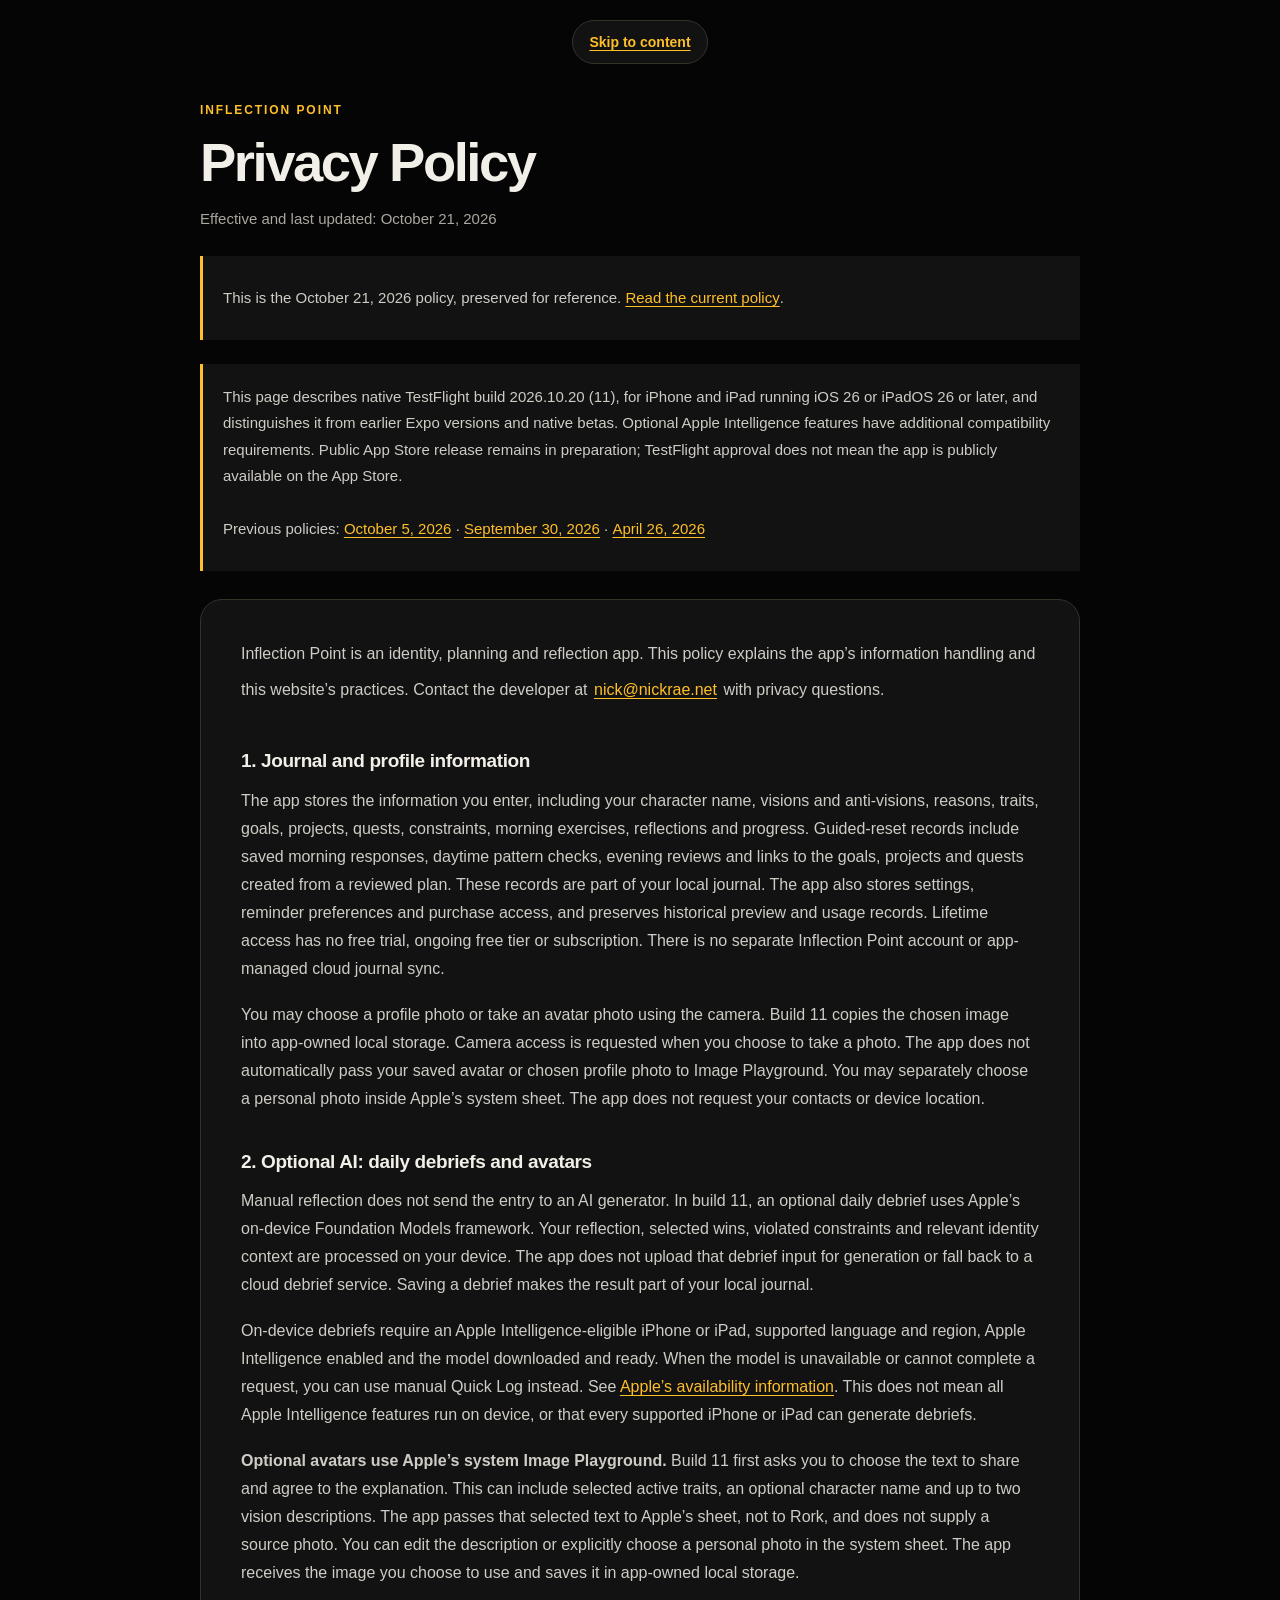
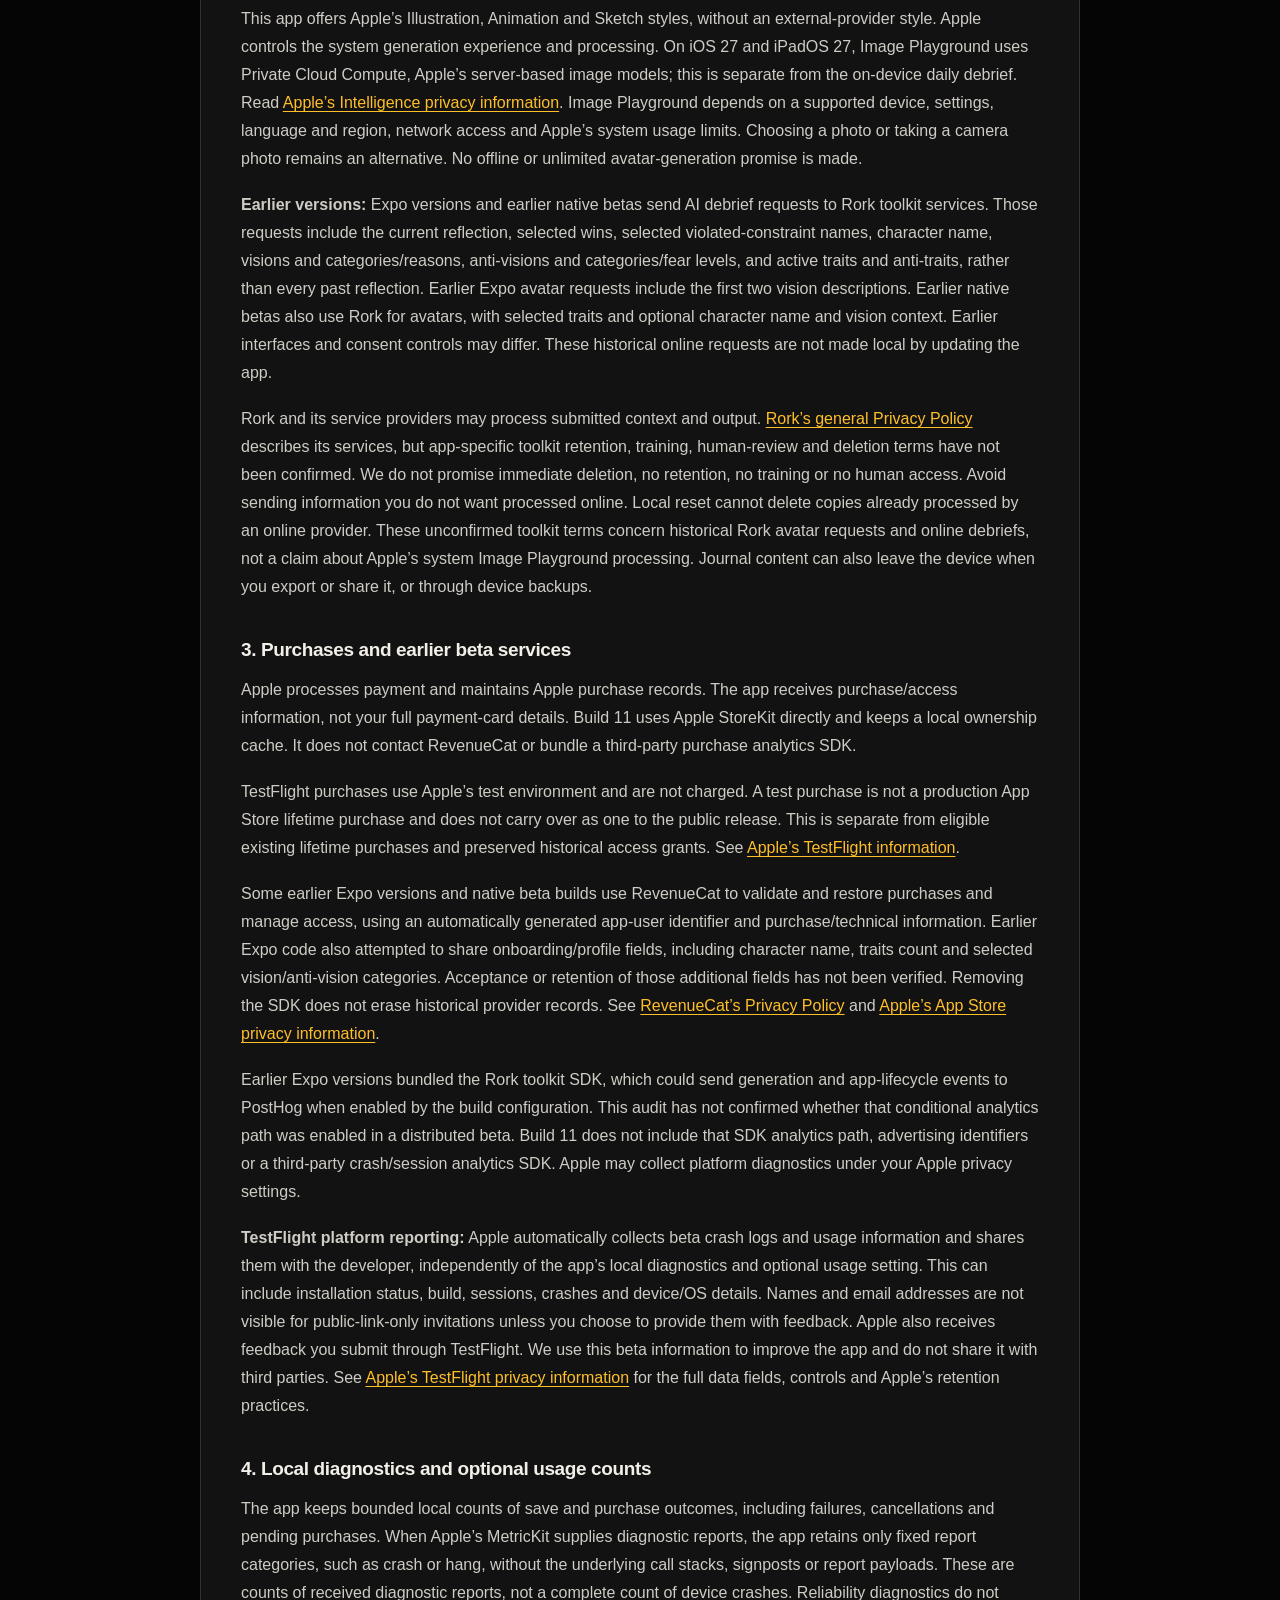
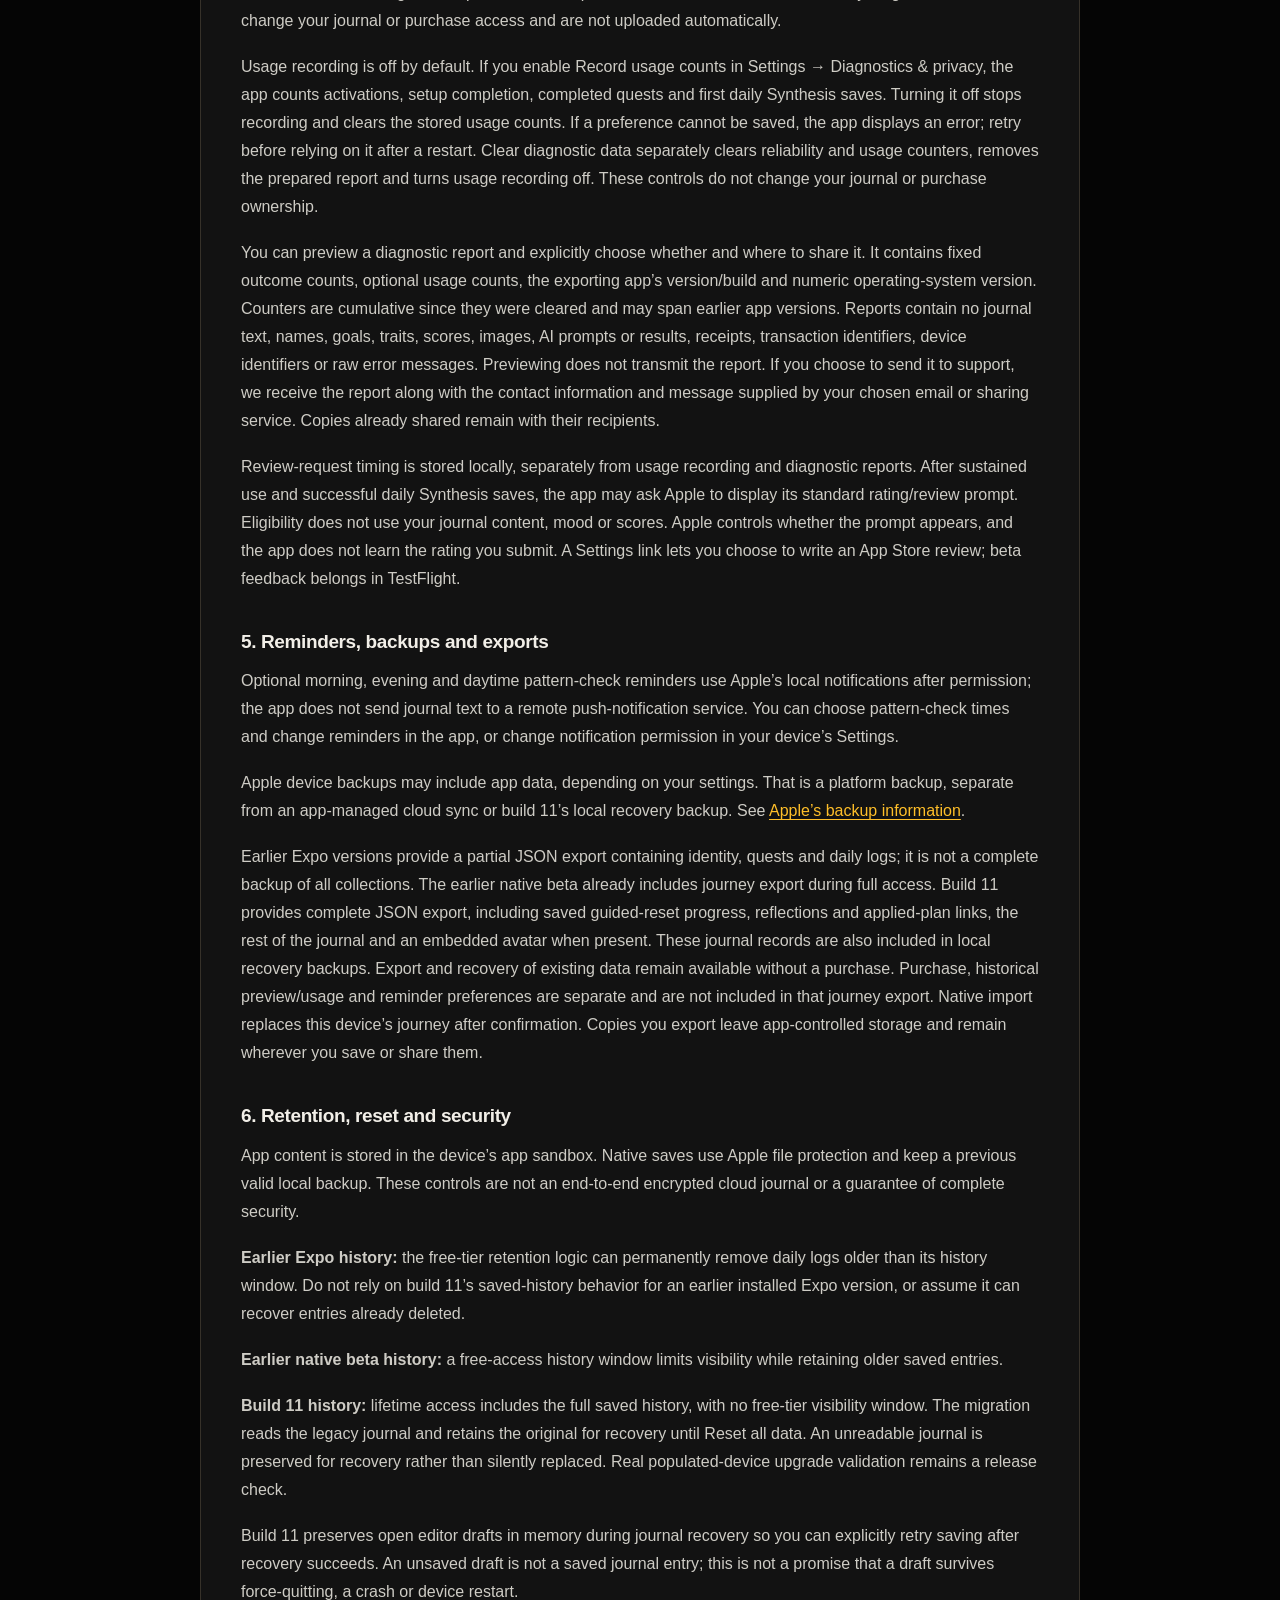
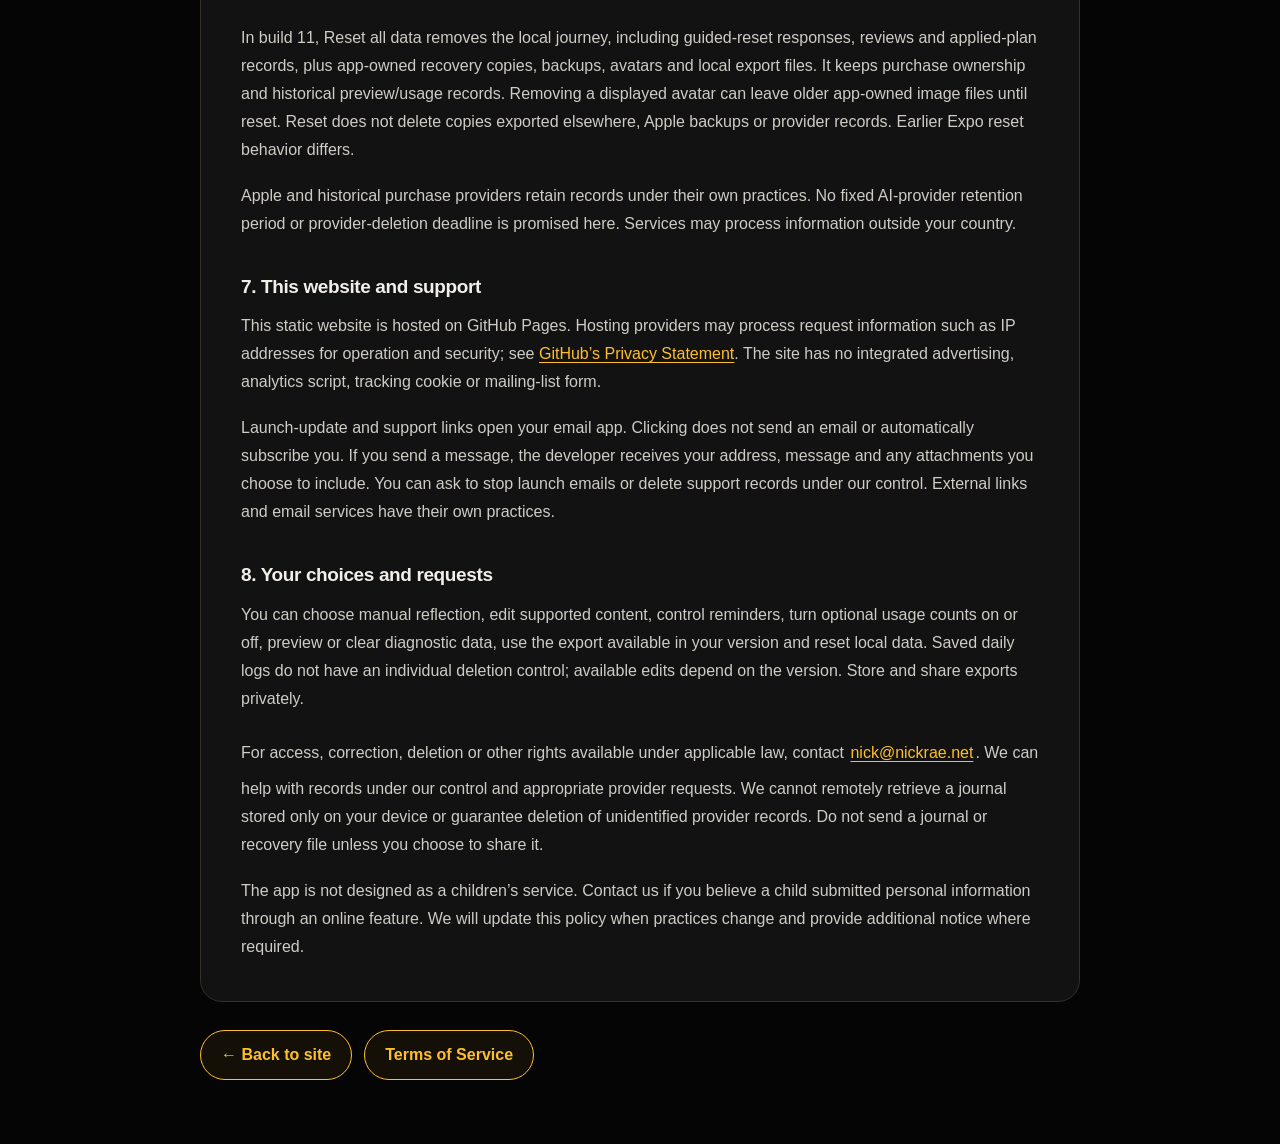
<file: privacy-2026-10-21.html>
<!doctype html>
<html lang="en">
  <head>
    <meta charset="utf-8" />
    <meta name="referrer" content="no-referrer" />
    <meta
      http-equiv="Content-Security-Policy"
      content="default-src 'none'; script-src 'none'; style-src 'self'; img-src 'self'; font-src 'self'; connect-src 'none'; object-src 'none'; frame-src 'none'; base-uri 'none'; form-action 'none'; upgrade-insecure-requests"
    />
    <meta name="viewport" content="width=device-width, initial-scale=1" />
    <meta name="theme-color" content="#050505" />
    <title>Archived Privacy Policy — October 21, 2026</title>
    <meta name="robots" content="noindex" />
    <meta
      name="description"
      content="Privacy Policy for Inflection Point: local journals, on-device debriefs, system avatars, local diagnostics, purchases and your choices."
    />
    <link rel="canonical" href="https://inflectionpoint.me/privacy-2026-10-21.html" />
    <link
      rel="icon"
      type="image/png"
      sizes="32x32"
      href="/images/favicon-32-20261005.png"
    />
    <link rel="stylesheet" href="/legal.css?v=20260930-native" />
  </head>
  <body>
    <a class="skip-link" href="#main-content">Skip to content</a>
    <main id="main-content" class="shell" tabindex="-1">
      <div class="eyebrow">Inflection Point</div>
      <h1>Privacy Policy</h1>
      <p class="meta">Effective and last updated: October 21, 2026</p>
      <aside class="policy-notice" aria-label="Archived policy">
        <p>
          This is the October 21, 2026 policy, preserved for reference.
          <a href="/privacy.html">Read the current policy</a>.
        </p>
      </aside>
      <aside class="policy-notice" aria-label="Release scope">
        <p>
          This page describes native TestFlight build 2026.10.20 (11), for
          iPhone and iPad running iOS 26 or iPadOS 26 or later, and distinguishes
          it from earlier Expo versions and native betas. Optional Apple
          Intelligence features have additional compatibility requirements.
          Public App Store release remains in preparation; TestFlight approval
          does not mean the app is publicly available on the App Store.
        </p>
        <p>
          Previous policies:
          <a href="/privacy-2026-10-05.html">October 5, 2026</a> ·
          <a href="/privacy-2026-09-30.html">September 30, 2026</a> ·
          <a href="/privacy-2026-04-26.html">April 26, 2026</a>
        </p>
      </aside>
      <div class="card">
        <p>
          Inflection Point is an identity, planning and reflection app. This
          policy explains the app’s information handling and this website’s
          practices. Contact the developer at
          <a
            class="contact-link"
            href="mailto:nick@nickrae.net?subject=Inflection%20Point%20privacy"
            >nick@nickrae.net</a
          >
          with privacy questions.
        </p>
        <h2>1. Journal and profile information</h2>
        <p>
          The app stores the information you enter, including your character
          name, visions and anti-visions, reasons, traits, goals, projects,
          quests, constraints, morning exercises, reflections and progress.
          Guided-reset records include saved morning responses, daytime pattern
          checks, evening reviews and links to the goals, projects and quests
          created from a reviewed plan. These records are part of your local
          journal. The app also stores settings, reminder preferences and
          purchase access, and preserves historical preview and usage records.
          Lifetime access has no free trial, ongoing free tier or subscription.
          There is no separate Inflection Point account or app-managed cloud
          journal sync.
        </p>
        <p>
          You may choose a profile photo or take an avatar photo using the
          camera. Build 11 copies the chosen image into app-owned local storage. Camera access is requested when you choose to
          take a photo. The app does not automatically pass your saved avatar
          or chosen profile photo to Image Playground. You may separately
          choose a personal photo inside Apple’s system sheet. The app does not
          request your contacts or device location.
        </p>
        <h2>2. Optional AI: daily debriefs and avatars</h2>
        <p>
          Manual reflection does not send the entry to an AI generator. In
          build 11, an optional daily debrief uses Apple’s on-device Foundation
          Models framework. Your reflection, selected wins,
          violated constraints and relevant identity context are processed on
          your device. The app does not upload that debrief input for generation
          or fall back to a cloud debrief service. Saving a debrief makes the
          result part of your local journal.
        </p>
        <p>
          On-device debriefs require an Apple Intelligence-eligible iPhone or
          iPad, supported language and region, Apple Intelligence enabled and the
          model downloaded and ready. When the model is unavailable or cannot
          complete a request, you can use manual Quick Log instead. See
          <a href="https://support.apple.com/en-us/121115"
            >Apple’s availability information</a
          >. This does not mean all Apple Intelligence features run on device,
          or that every supported iPhone or iPad can generate debriefs.
        </p>
        <p>
          <strong>Optional avatars use Apple’s system Image Playground.</strong>
          Build 11 first asks you to choose the text to share and agree to the
          explanation. This can include selected active traits,
          an optional character name and up to two vision descriptions. The app
          passes that selected text to Apple’s sheet, not to Rork, and does not
          supply a source photo. You can edit the description or explicitly
          choose a personal photo in the system sheet. The app receives the
          image you choose to use and saves it in app-owned local storage.
        </p>
        <p>
          This app offers Apple’s Illustration, Animation and Sketch styles,
          without an external-provider style. Apple controls the system
          generation experience and processing. On iOS 27 and iPadOS 27,
          Image Playground uses Private Cloud Compute, Apple’s server-based
          image models; this
          is separate from the on-device daily debrief. Read
          <a href="https://www.apple.com/legal/privacy/data/en/intelligence-engine/"
            >Apple’s Intelligence privacy information</a
          >. Image Playground depends on a supported device, settings,
          language and region, network access and Apple’s system usage limits.
          Choosing a photo or taking a camera photo remains an alternative.
          No offline or unlimited avatar-generation promise is made.
        </p>
        <p>
          <strong>Earlier versions:</strong> Expo versions and earlier native
          betas send AI debrief requests to Rork toolkit services. Those requests
          include the current reflection, selected wins, selected
          violated-constraint names, character name, visions and
          categories/reasons, anti-visions and categories/fear levels, and active
          traits and anti-traits, rather than every past reflection. Earlier
          Expo avatar requests include the first two vision descriptions.
          Earlier native betas also use Rork for avatars, with selected traits
          and optional character name and vision context. Earlier interfaces
          and consent controls may differ. These historical
          online requests are not made local by updating the app.
        </p>
        <p>
          Rork and its service providers may process submitted context and
          output.
          <a href="https://rork.com/privacy">Rork’s general Privacy Policy</a>
          describes its services, but app-specific toolkit retention, training,
          human-review and deletion terms have not been confirmed. We do not
          promise immediate deletion, no retention, no training or no human
          access. Avoid sending information you do not want processed online.
          Local reset cannot delete copies already processed by an online
          provider. These unconfirmed toolkit terms concern historical Rork
          avatar requests and online debriefs, not a claim about Apple’s system
          Image Playground processing. Journal content can also leave the device
          when you export or share it, or through device backups.
        </p>
        <h2>3. Purchases and earlier beta services</h2>
        <p>
          Apple processes payment and maintains Apple purchase records. The app
          receives purchase/access information, not your full payment-card
          details. Build 11 uses Apple StoreKit directly and keeps a local
          ownership cache. It does not contact RevenueCat or bundle a
          third-party purchase analytics SDK.
        </p>
        <p>
          TestFlight purchases use Apple’s test environment and are not charged.
          A test purchase is not a production App Store lifetime purchase and
          does not carry over as one to the public release. This is separate
          from eligible existing lifetime purchases and preserved historical
          access grants. See <a href="https://testflight.apple.com/#installing-testing"
            >Apple’s TestFlight information</a
          >.
        </p>
        <p>
          Some earlier Expo versions and native beta builds use RevenueCat to
          validate and restore purchases and manage access, using an
          automatically generated app-user identifier and purchase/technical
          information. Earlier Expo code also attempted to share
          onboarding/profile fields, including character name, traits count and
          selected vision/anti-vision categories. Acceptance or retention of
          those additional fields has not been verified. Removing the SDK does
          not erase historical provider records. See
          <a href="https://www.revenuecat.com/privacy-policy"
            >RevenueCat’s Privacy Policy</a
          >
          and
          <a href="https://www.apple.com/legal/privacy/data/en/appstore/"
            >Apple’s App Store privacy information</a
          >.
        </p>
        <p>
          Earlier Expo versions bundled the Rork toolkit SDK, which could send
          generation and app-lifecycle events to PostHog when enabled by the
          build configuration. This audit has not confirmed whether that
          conditional analytics path was enabled in a distributed beta.
          Build 11 does not include that SDK analytics path, advertising
          identifiers or a third-party crash/session analytics SDK. Apple may
          collect platform diagnostics under your Apple privacy settings.
        </p>
        <p>
          <strong>TestFlight platform reporting:</strong> Apple automatically
          collects beta crash logs and usage information and shares them with
          the developer, independently of the app’s local diagnostics and
          optional usage setting. This can include installation status, build,
          sessions, crashes and device/OS details. Names and email addresses
          are not visible for public-link-only invitations unless you choose
          to provide them with feedback. Apple also receives feedback you
          submit through TestFlight. We use this beta information to improve
          the app and do not share it with third parties. See
          <a href="https://www.apple.com/legal/privacy/data/en/test-flight/"
            >Apple’s TestFlight privacy information</a
          > for the full data fields, controls and Apple’s retention practices.
        </p>
        <h2>4. Local diagnostics and optional usage counts</h2>
        <p>
          The app keeps bounded local counts of save and purchase outcomes,
          including failures, cancellations and pending purchases. When Apple’s
          MetricKit supplies diagnostic reports, the app retains only fixed
          report categories, such as crash or hang, without the underlying call
          stacks, signposts or report payloads. These are counts of received
          diagnostic reports, not a complete count of device crashes. Reliability
          diagnostics do not change your journal or purchase access and are not
          uploaded automatically.
        </p>
        <p>
          Usage recording is off by default. If you enable Record usage counts
          in Settings → Diagnostics &amp; privacy, the app counts activations,
          setup completion, completed quests and first daily Synthesis saves.
          Turning it off stops recording and clears the stored usage counts.
          If a preference cannot be saved, the app displays an error; retry
          before relying on it after a restart. Clear diagnostic data separately
          clears reliability and usage counters, removes the prepared report and
          turns usage recording off. These controls do not change your journal
          or purchase ownership.
        </p>
        <p>
          You can preview a diagnostic report and explicitly choose whether and
          where to share it. It contains fixed outcome counts, optional usage
          counts, the exporting app’s version/build and numeric operating-system
          version. Counters are cumulative since they were cleared and may span
          earlier app versions. Reports contain no journal text, names, goals,
          traits, scores, images, AI prompts or results, receipts, transaction
          identifiers, device identifiers or raw error messages. Previewing does
          not transmit the report. If you choose to send it to support, we
          receive the report along with the contact information and message
          supplied by your chosen email or sharing service. Copies already
          shared remain with their recipients.
        </p>
        <p>
          Review-request timing is stored locally, separately from usage
          recording and diagnostic reports. After sustained use and successful
          daily Synthesis saves, the app may ask Apple to display its standard
          rating/review prompt. Eligibility does not use your journal content,
          mood or scores. Apple controls whether the prompt appears, and the
          app does not learn the rating you submit. A Settings link lets you
          choose to write an App Store review; beta feedback belongs in
          TestFlight.
        </p>
        <h2>5. Reminders, backups and exports</h2>
        <p>
          Optional morning, evening and daytime pattern-check reminders use
          Apple’s local notifications after permission; the app does not send
          journal text to a remote push-notification service. You can choose
          pattern-check times and change reminders in the app, or change
          notification permission in your device’s Settings.
        </p>
        <p>
          Apple device backups may include app data, depending on your settings.
          That is a platform backup, separate from an app-managed cloud sync or
          build 11’s local recovery backup. See
          <a href="https://support.apple.com/en-us/108770"
            >Apple’s backup information</a
          >.
        </p>
        <p>
          Earlier Expo versions provide a partial JSON export containing
          identity, quests and daily logs; it is not a complete backup of all
          collections. The earlier native beta already includes journey export
          during full access. Build 11 provides complete
          JSON export, including saved guided-reset progress, reflections and
          applied-plan links, the rest of the journal and an embedded avatar when
          present. These journal records are also included in local recovery
          backups. Export and recovery of existing data remain available without
          a purchase. Purchase, historical preview/usage and reminder preferences
          are separate and are not included in that journey export. Native import
          replaces this device’s
          journey after confirmation. Copies you export leave app-controlled
          storage and remain wherever you save or share them.
        </p>
        <h2>6. Retention, reset and security</h2>
        <p>
          App content is stored in the device’s app sandbox. Native saves use
          Apple file protection and keep a previous valid local backup. These
          controls are not an end-to-end encrypted cloud journal or a guarantee
          of complete security.
        </p>
        <p>
          <strong>Earlier Expo history:</strong> the free-tier retention logic
          can permanently remove daily logs older than its history window. Do
          not rely on build 11’s saved-history behavior for an earlier
          installed Expo version, or assume it can recover entries already
          deleted.
        </p>
        <p>
          <strong>Earlier native beta history:</strong> a free-access history
          window limits visibility while retaining older saved entries.
        </p>
        <p>
          <strong>Build 11 history:</strong> lifetime access includes the
          full saved history, with no free-tier visibility window. The migration
          reads the legacy journal and retains the original for recovery until
          Reset all data. An unreadable journal is preserved for
          recovery rather than silently replaced. Real populated-device upgrade
          validation remains a release check.
        </p>
        <p>
          Build 11 preserves open editor drafts in memory during journal
          recovery so you can explicitly retry saving after recovery succeeds.
          An unsaved draft is not a saved journal entry; this is not a promise
          that a draft survives force-quitting, a crash or device restart.
        </p>
        <p>
          In build 11, Reset all data removes the local journey, including guided-reset responses, reviews and applied-plan
          records, plus app-owned recovery copies, backups, avatars and local
          export files. It keeps purchase ownership and historical preview/usage
          records. Removing a displayed avatar can leave older app-owned image
          files until reset. Reset does not delete copies exported elsewhere, Apple backups or
          provider records. Earlier Expo reset behavior differs.
        </p>
        <p>
          Apple and historical purchase providers retain records under their own
          practices. No fixed AI-provider retention period or provider-deletion
          deadline is promised here. Services may process information outside
          your country.
        </p>
        <h2>7. This website and support</h2>
        <p>
          This static website is hosted on GitHub Pages. Hosting providers may
          process request information such as IP addresses for operation and
          security; see
          <a
            href="https://docs.github.com/en/site-policy/privacy-policies/github-general-privacy-statement"
            >GitHub’s Privacy Statement</a
          >. The site has no integrated advertising, analytics script, tracking
          cookie or mailing-list form.
        </p>
        <p>
          Launch-update and support links open your email app. Clicking does not
          send an email or automatically subscribe you. If you send a message,
          the developer receives your address, message and any attachments you
          choose to include. You can ask to stop launch emails or delete support
          records under our control. External links and email services have
          their own practices.
        </p>
        <h2>8. Your choices and requests</h2>
        <p>
          You can choose manual reflection, edit supported content, control
          reminders, turn optional usage counts on or off, preview or clear
          diagnostic data, use the export available in your version and reset
          local data. Saved daily logs do not have an individual deletion
          control; available edits depend on the version. Store and share exports
          privately.
        </p>
        <p>
          For access, correction, deletion or other rights available under
          applicable law, contact
          <a
            class="contact-link"
            href="mailto:nick@nickrae.net?subject=Inflection%20Point%20privacy%20request"
            >nick@nickrae.net</a
          >. We can help with records under our control and appropriate provider
          requests. We cannot remotely retrieve a journal stored only on your
          device or guarantee deletion of unidentified provider records. Do not
          send a journal or recovery file unless you choose to share it.
        </p>
        <p>
          The app is not designed as a children’s service. Contact us if you
          believe a child submitted personal information through an online
          feature. We will update this policy when practices change and provide
          additional notice where required.
        </p>
      </div>
      <nav class="policy-nav" aria-label="Policy navigation">
        <a class="back" href="/">← Back to site</a>
        <a class="back" href="/terms.html">Terms of Service</a>
      </nav>
    </main>
  </body>
</html>
</file>
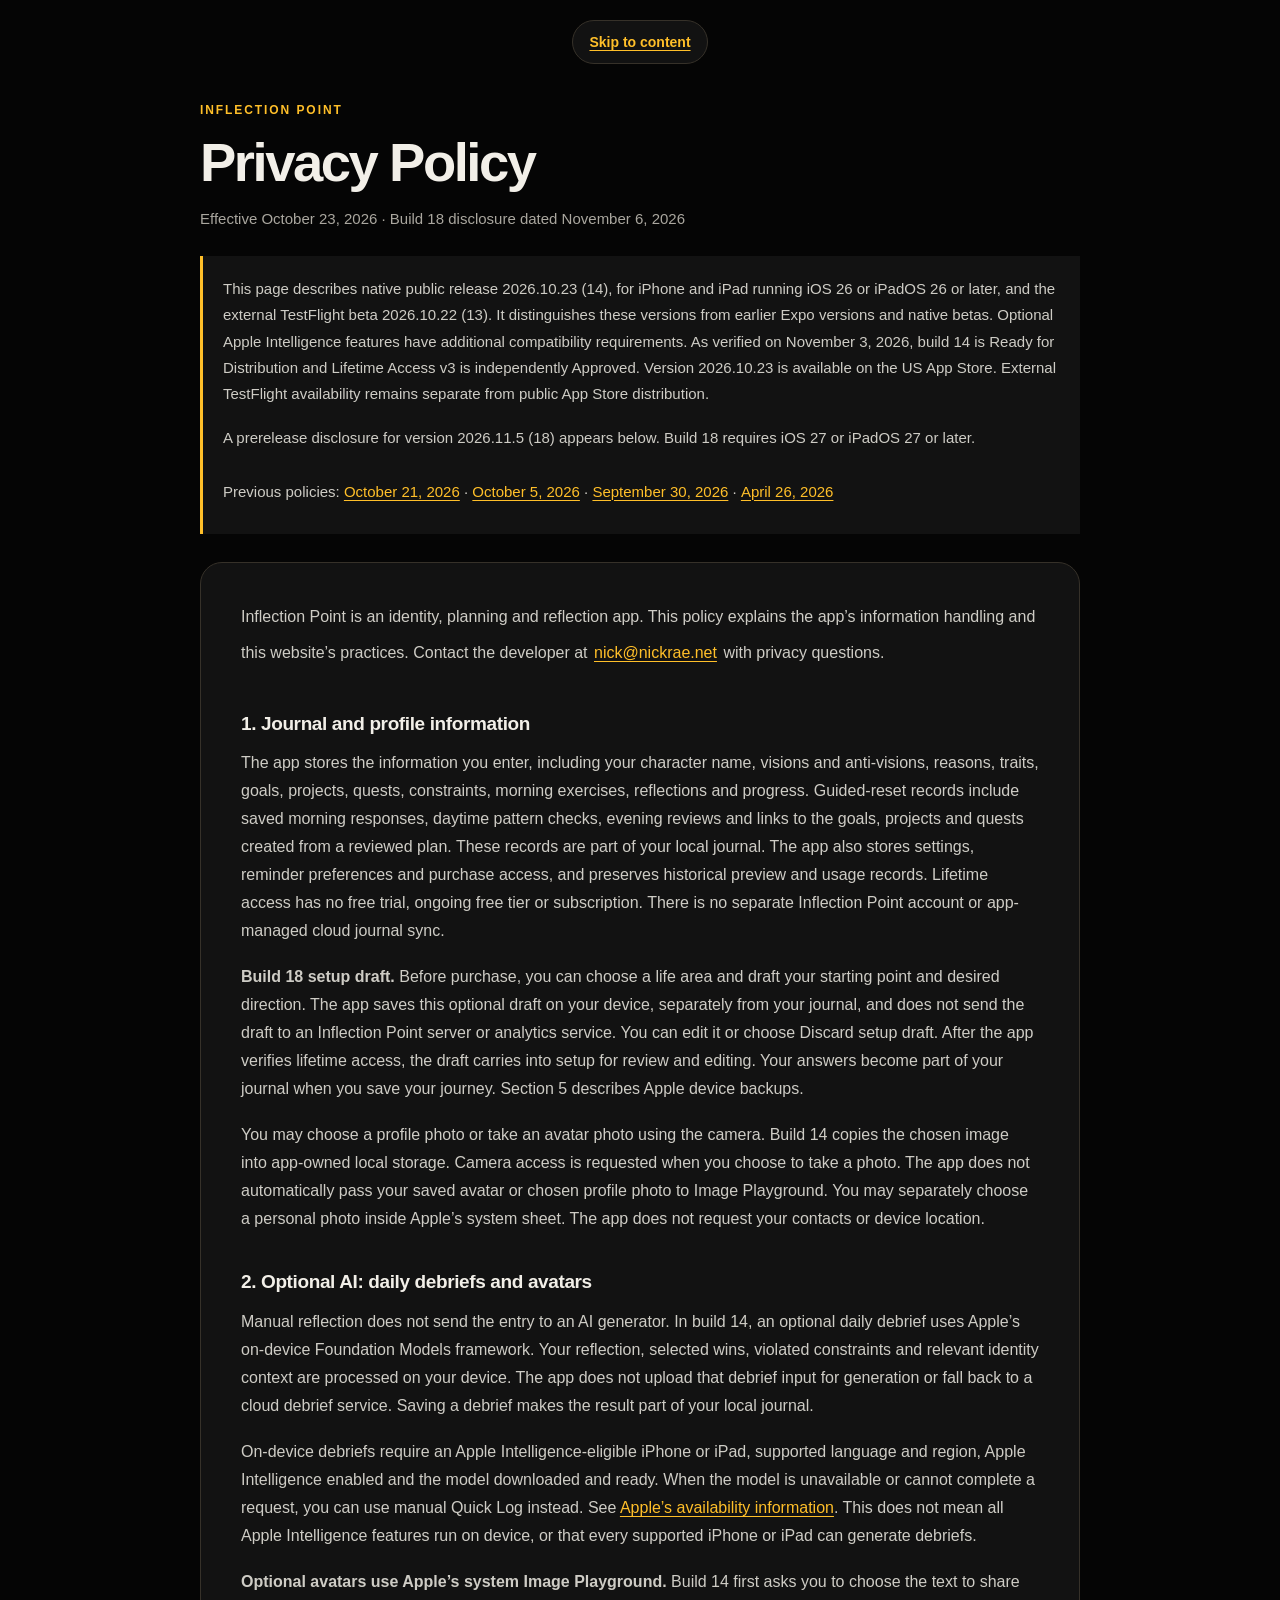
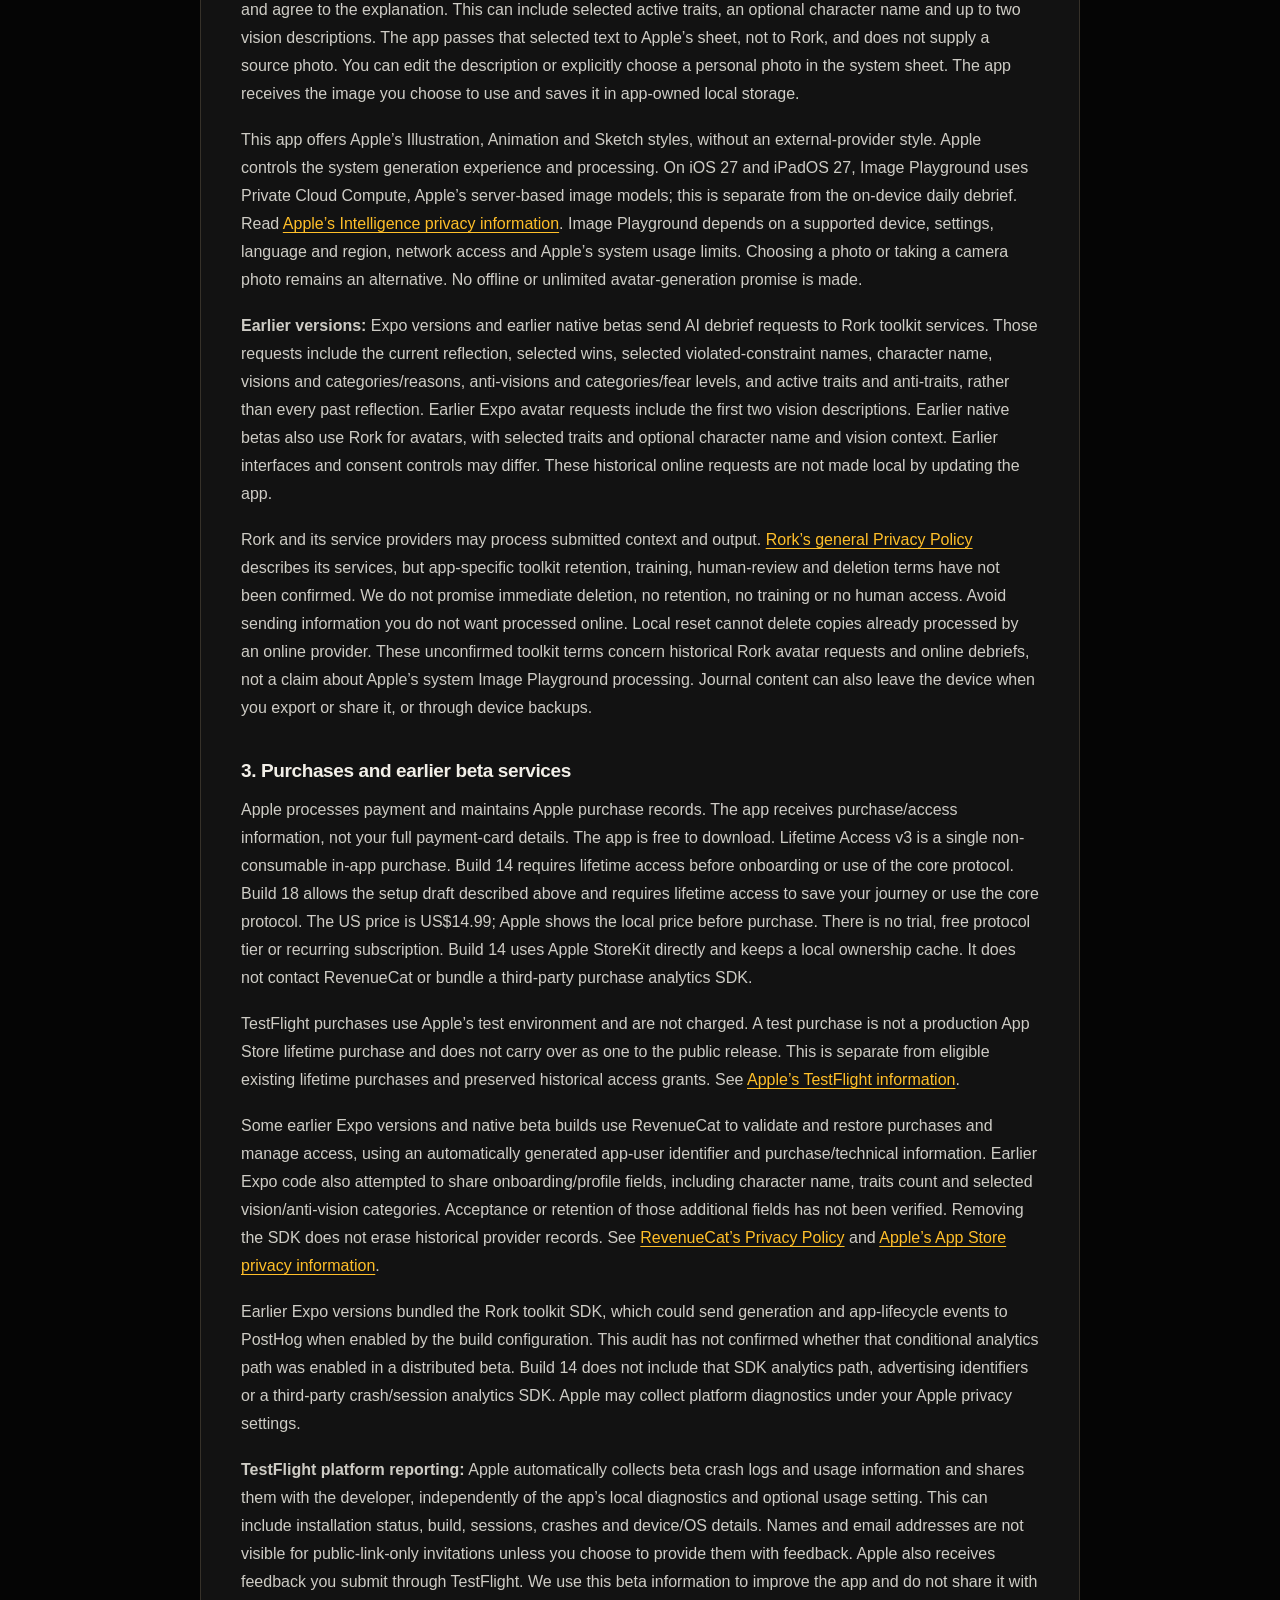
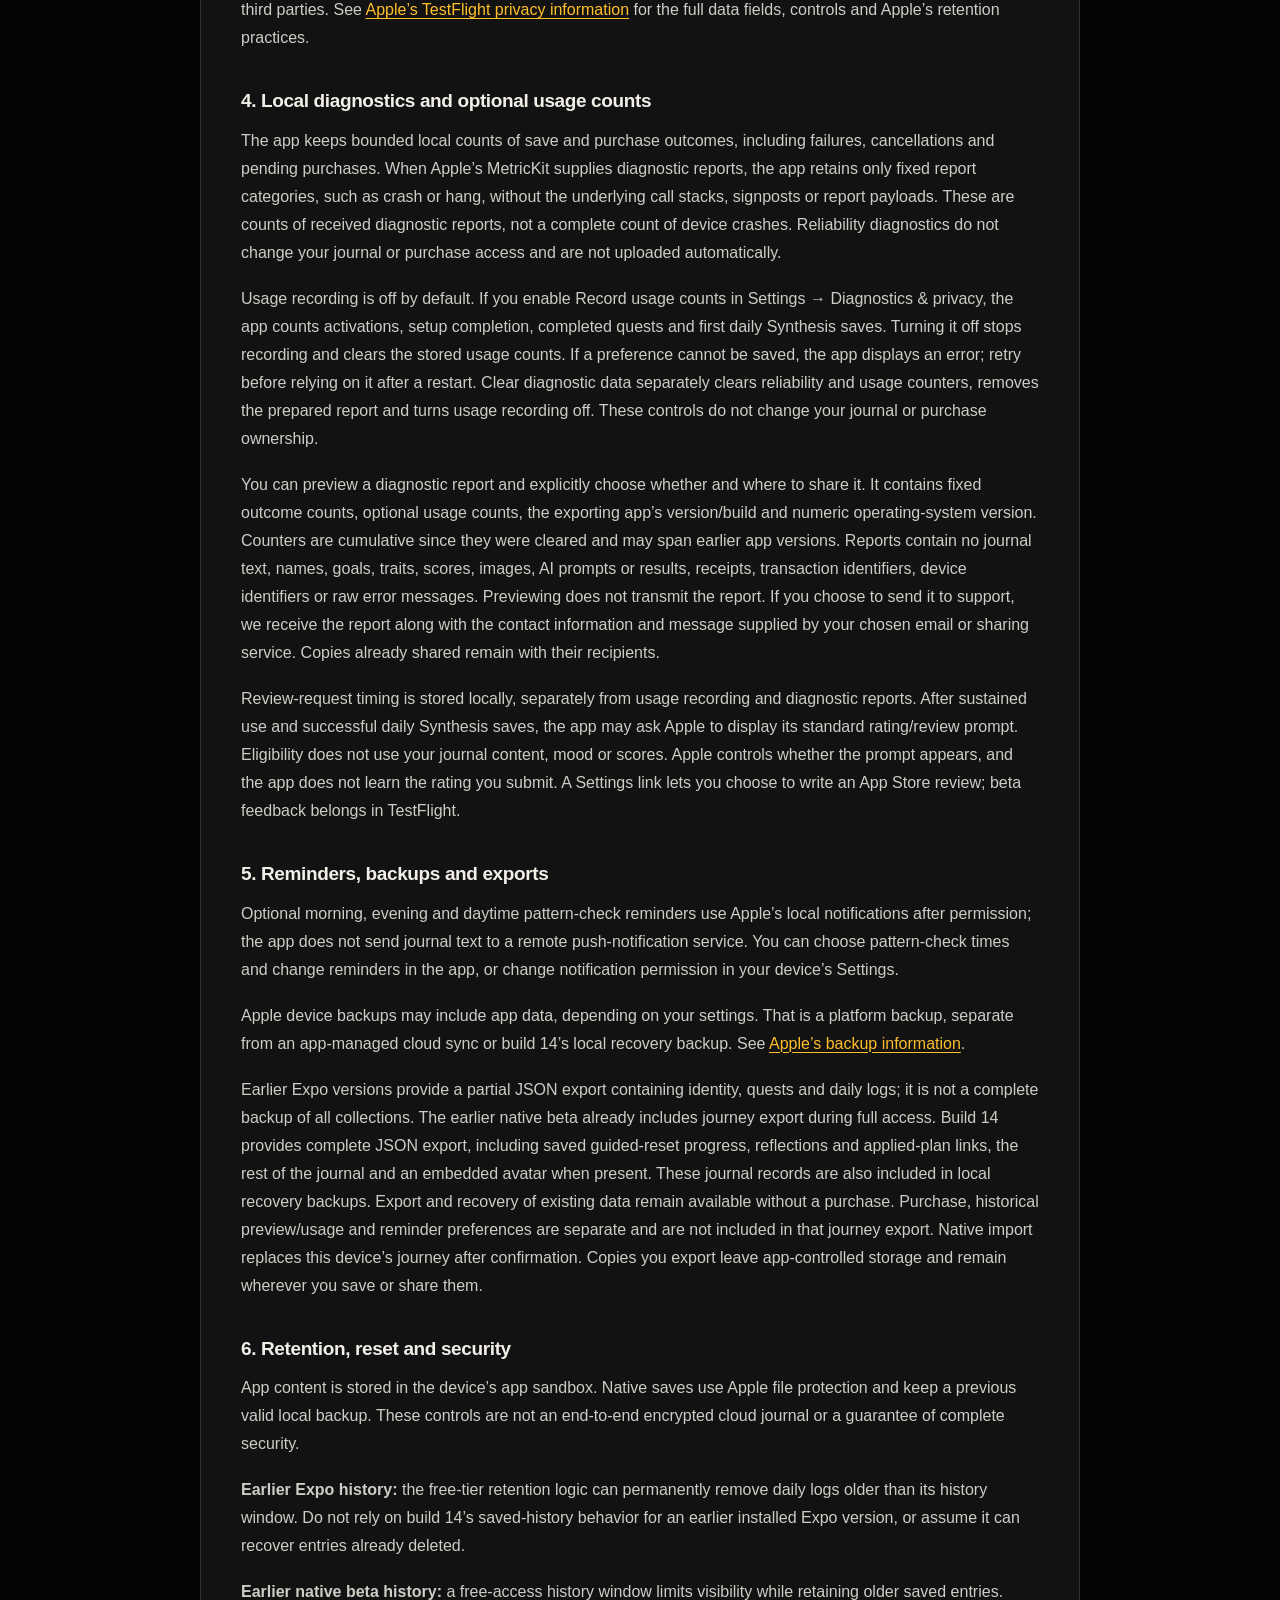
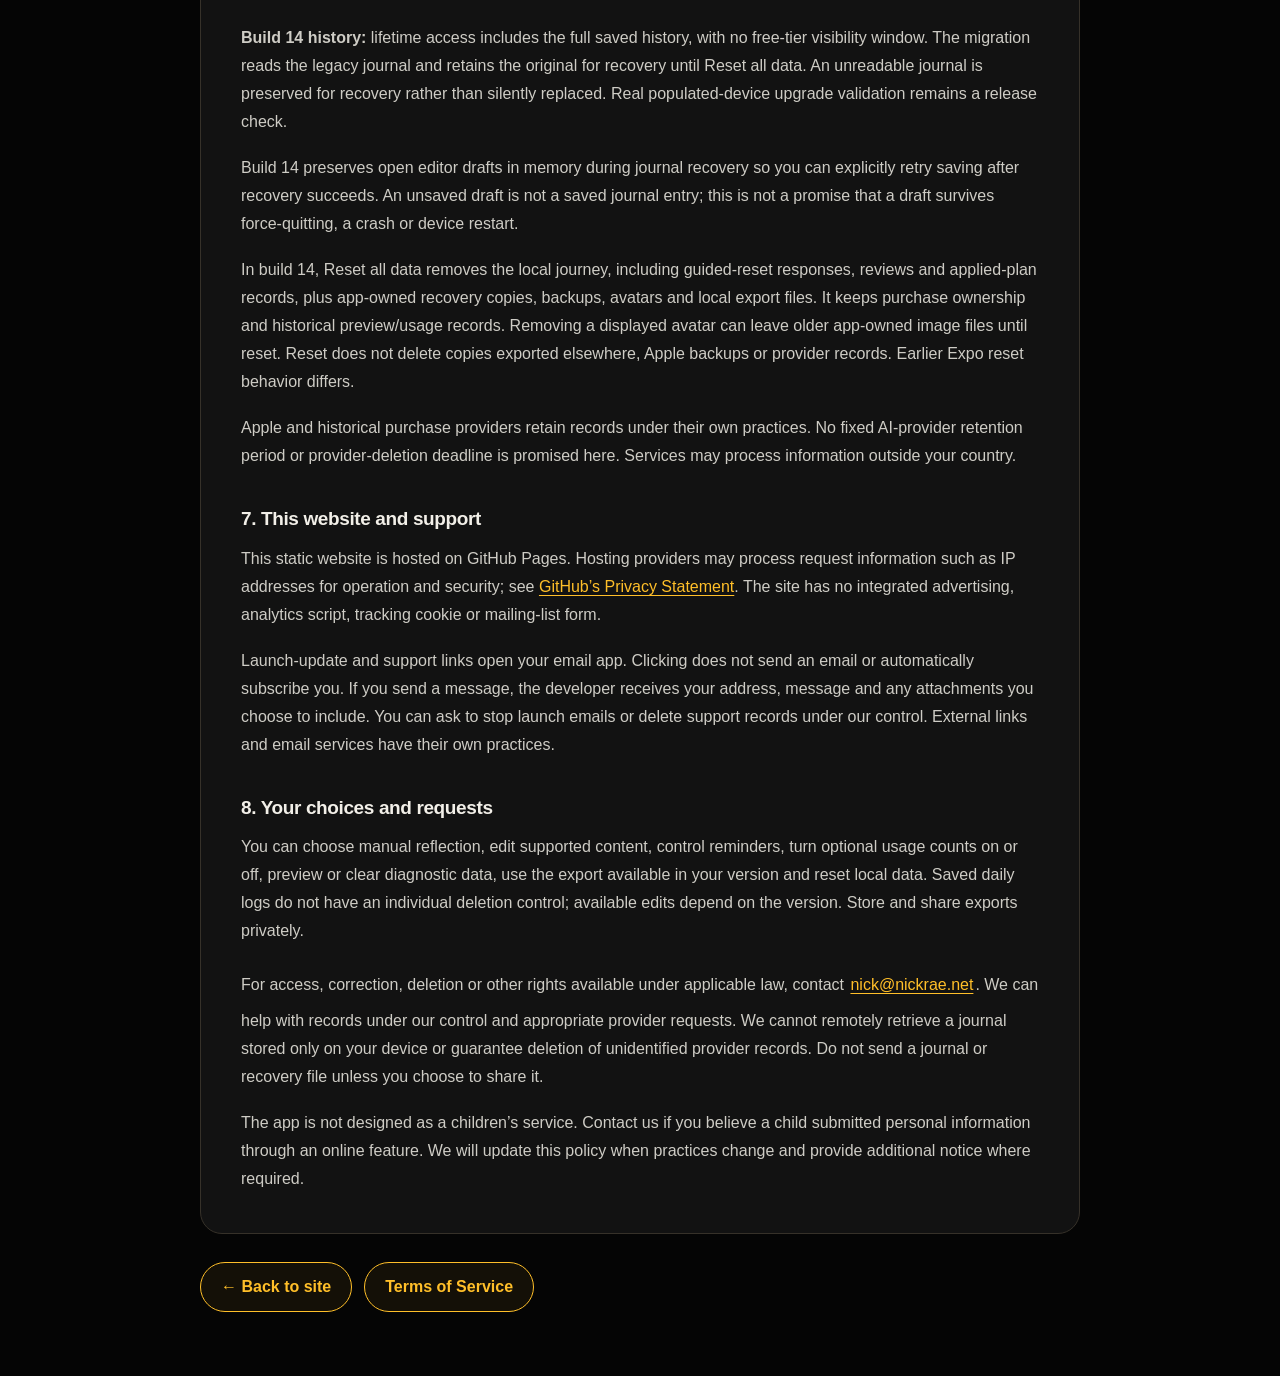
<file: privacy.html>
<!doctype html>
<html lang="en">
  <head>
    <meta charset="utf-8" />
    <meta name="referrer" content="no-referrer" />
    <meta
      http-equiv="Content-Security-Policy"
      content="default-src 'none'; script-src 'none'; style-src 'self'; img-src 'self'; font-src 'self'; connect-src 'none'; object-src 'none'; frame-src 'none'; base-uri 'none'; form-action 'none'; upgrade-insecure-requests"
    />
    <meta name="viewport" content="width=device-width, initial-scale=1" />
    <meta name="theme-color" content="#050505" />
    <title>Inflection Point Privacy Policy</title>
    <meta
      name="description"
      content="Privacy Policy for Inflection Point: local journals, on-device debriefs, system avatars, local diagnostics, purchases and your choices."
    />
    <link rel="canonical" href="https://inflectionpoint.me/privacy.html" />
    <link
      rel="icon"
      type="image/png"
      sizes="32x32"
      href="/images/favicon-32-20261005.png"
    />
    <link rel="stylesheet" href="/legal.css?v=20260930-native" />
  </head>
  <body>
    <a class="skip-link" href="#main-content">Skip to content</a>
    <main id="main-content" class="shell" tabindex="-1">
      <div class="eyebrow">Inflection Point</div>
      <h1>Privacy Policy</h1>
      <p class="meta">
        Effective October 23, 2026 · Build 18 disclosure dated November 6, 2026
      </p>
      <aside class="policy-notice" aria-label="Release scope">
        <p>
          This page describes native public release 2026.10.23 (14), for
          iPhone and iPad running iOS 26 or iPadOS 26 or later, and the
          external TestFlight beta 2026.10.22 (13). It distinguishes these
          versions from earlier Expo versions and native betas. Optional Apple
          Intelligence features have additional compatibility requirements.
          As verified on November 3, 2026, build 14 is Ready for Distribution
          and Lifetime Access v3 is independently Approved. Version 2026.10.23
          is available on the US App Store. External TestFlight availability
          remains separate from public App Store distribution.
        </p>
        <p>
          A prerelease disclosure for version 2026.11.5 (18) appears below.
          Build 18 requires iOS 27 or iPadOS 27 or later.
        </p>
        <p>
          Previous policies:
          <a href="/privacy-2026-10-21.html">October 21, 2026</a> ·
          <a href="/privacy-2026-10-05.html">October 5, 2026</a> ·
          <a href="/privacy-2026-09-30.html">September 30, 2026</a> ·
          <a href="/privacy-2026-04-26.html">April 26, 2026</a>
        </p>
      </aside>
      <div class="card">
        <p>
          Inflection Point is an identity, planning and reflection app. This
          policy explains the app’s information handling and this website’s
          practices. Contact the developer at
          <a
            class="contact-link"
            href="mailto:nick@nickrae.net?subject=Inflection%20Point%20privacy"
            >nick@nickrae.net</a
          >
          with privacy questions.
        </p>
        <h2>1. Journal and profile information</h2>
        <p>
          The app stores the information you enter, including your character
          name, visions and anti-visions, reasons, traits, goals, projects,
          quests, constraints, morning exercises, reflections and progress.
          Guided-reset records include saved morning responses, daytime pattern
          checks, evening reviews and links to the goals, projects and quests
          created from a reviewed plan. These records are part of your local
          journal. The app also stores settings, reminder preferences and
          purchase access, and preserves historical preview and usage records.
          Lifetime access has no free trial, ongoing free tier or subscription.
          There is no separate Inflection Point account or app-managed cloud
          journal sync.
        </p>
        <p>
          <strong>Build 18 setup draft.</strong> Before purchase, you can choose a
          life area and draft your starting point and desired direction. The app
          saves this optional draft on your device, separately from your journal,
          and does not send the draft to an Inflection Point server or analytics
          service. You can edit it or choose Discard setup draft. After the app
          verifies lifetime access, the draft carries into setup for review and
          editing. Your answers become part of your journal when you save your
          journey. Section 5 describes Apple device backups.
        </p>
        <p>
          You may choose a profile photo or take an avatar photo using the
          camera. Build 14 copies the chosen image into app-owned local storage. Camera access is requested when you choose to
          take a photo. The app does not automatically pass your saved avatar
          or chosen profile photo to Image Playground. You may separately
          choose a personal photo inside Apple’s system sheet. The app does not
          request your contacts or device location.
        </p>
        <h2>2. Optional AI: daily debriefs and avatars</h2>
        <p>
          Manual reflection does not send the entry to an AI generator. In
          build 14, an optional daily debrief uses Apple’s on-device Foundation
          Models framework. Your reflection, selected wins,
          violated constraints and relevant identity context are processed on
          your device. The app does not upload that debrief input for generation
          or fall back to a cloud debrief service. Saving a debrief makes the
          result part of your local journal.
        </p>
        <p>
          On-device debriefs require an Apple Intelligence-eligible iPhone or
          iPad, supported language and region, Apple Intelligence enabled and the
          model downloaded and ready. When the model is unavailable or cannot
          complete a request, you can use manual Quick Log instead. See
          <a href="https://support.apple.com/en-us/121115"
            >Apple’s availability information</a
          >. This does not mean all Apple Intelligence features run on device,
          or that every supported iPhone or iPad can generate debriefs.
        </p>
        <p>
          <strong>Optional avatars use Apple’s system Image Playground.</strong>
          Build 14 first asks you to choose the text to share and agree to the
          explanation. This can include selected active traits,
          an optional character name and up to two vision descriptions. The app
          passes that selected text to Apple’s sheet, not to Rork, and does not
          supply a source photo. You can edit the description or explicitly
          choose a personal photo in the system sheet. The app receives the
          image you choose to use and saves it in app-owned local storage.
        </p>
        <p>
          This app offers Apple’s Illustration, Animation and Sketch styles,
          without an external-provider style. Apple controls the system
          generation experience and processing. On iOS 27 and iPadOS 27,
          Image Playground uses Private Cloud Compute, Apple’s server-based
          image models; this
          is separate from the on-device daily debrief. Read
          <a href="https://www.apple.com/legal/privacy/data/en/intelligence-engine/"
            >Apple’s Intelligence privacy information</a
          >. Image Playground depends on a supported device, settings,
          language and region, network access and Apple’s system usage limits.
          Choosing a photo or taking a camera photo remains an alternative.
          No offline or unlimited avatar-generation promise is made.
        </p>
        <p>
          <strong>Earlier versions:</strong> Expo versions and earlier native
          betas send AI debrief requests to Rork toolkit services. Those requests
          include the current reflection, selected wins, selected
          violated-constraint names, character name, visions and
          categories/reasons, anti-visions and categories/fear levels, and active
          traits and anti-traits, rather than every past reflection. Earlier
          Expo avatar requests include the first two vision descriptions.
          Earlier native betas also use Rork for avatars, with selected traits
          and optional character name and vision context. Earlier interfaces
          and consent controls may differ. These historical
          online requests are not made local by updating the app.
        </p>
        <p>
          Rork and its service providers may process submitted context and
          output.
          <a href="https://rork.com/privacy">Rork’s general Privacy Policy</a>
          describes its services, but app-specific toolkit retention, training,
          human-review and deletion terms have not been confirmed. We do not
          promise immediate deletion, no retention, no training or no human
          access. Avoid sending information you do not want processed online.
          Local reset cannot delete copies already processed by an online
          provider. These unconfirmed toolkit terms concern historical Rork
          avatar requests and online debriefs, not a claim about Apple’s system
          Image Playground processing. Journal content can also leave the device
          when you export or share it, or through device backups.
        </p>
        <h2>3. Purchases and earlier beta services</h2>
        <p>
          Apple processes payment and maintains Apple purchase records. The app
          receives purchase/access information, not your full payment-card
          details. The app is free to download. Lifetime Access v3 is a single
          non-consumable in-app purchase. Build 14 requires lifetime access before
          onboarding or use of the core protocol. Build 18 allows the setup draft
          described above and requires lifetime access to save your journey or
          use the core protocol. The US price is US$14.99; Apple shows the local
          price before purchase.
          There is no trial, free protocol tier or recurring subscription.
          Build 14 uses Apple StoreKit directly and keeps a local
          ownership cache. It does not contact RevenueCat or bundle a
          third-party purchase analytics SDK.
        </p>
        <p>
          TestFlight purchases use Apple’s test environment and are not charged.
          A test purchase is not a production App Store lifetime purchase and
          does not carry over as one to the public release. This is separate
          from eligible existing lifetime purchases and preserved historical
          access grants. See <a href="https://testflight.apple.com/#installing-testing"
            >Apple’s TestFlight information</a
          >.
        </p>
        <p>
          Some earlier Expo versions and native beta builds use RevenueCat to
          validate and restore purchases and manage access, using an
          automatically generated app-user identifier and purchase/technical
          information. Earlier Expo code also attempted to share
          onboarding/profile fields, including character name, traits count and
          selected vision/anti-vision categories. Acceptance or retention of
          those additional fields has not been verified. Removing the SDK does
          not erase historical provider records. See
          <a href="https://www.revenuecat.com/privacy-policy"
            >RevenueCat’s Privacy Policy</a
          >
          and
          <a href="https://www.apple.com/legal/privacy/data/en/appstore/"
            >Apple’s App Store privacy information</a
          >.
        </p>
        <p>
          Earlier Expo versions bundled the Rork toolkit SDK, which could send
          generation and app-lifecycle events to PostHog when enabled by the
          build configuration. This audit has not confirmed whether that
          conditional analytics path was enabled in a distributed beta.
          Build 14 does not include that SDK analytics path, advertising
          identifiers or a third-party crash/session analytics SDK. Apple may
          collect platform diagnostics under your Apple privacy settings.
        </p>
        <p>
          <strong>TestFlight platform reporting:</strong> Apple automatically
          collects beta crash logs and usage information and shares them with
          the developer, independently of the app’s local diagnostics and
          optional usage setting. This can include installation status, build,
          sessions, crashes and device/OS details. Names and email addresses
          are not visible for public-link-only invitations unless you choose
          to provide them with feedback. Apple also receives feedback you
          submit through TestFlight. We use this beta information to improve
          the app and do not share it with third parties. See
          <a href="https://www.apple.com/legal/privacy/data/en/test-flight/"
            >Apple’s TestFlight privacy information</a
          > for the full data fields, controls and Apple’s retention practices.
        </p>
        <h2>4. Local diagnostics and optional usage counts</h2>
        <p>
          The app keeps bounded local counts of save and purchase outcomes,
          including failures, cancellations and pending purchases. When Apple’s
          MetricKit supplies diagnostic reports, the app retains only fixed
          report categories, such as crash or hang, without the underlying call
          stacks, signposts or report payloads. These are counts of received
          diagnostic reports, not a complete count of device crashes. Reliability
          diagnostics do not change your journal or purchase access and are not
          uploaded automatically.
        </p>
        <p>
          Usage recording is off by default. If you enable Record usage counts
          in Settings → Diagnostics &amp; privacy, the app counts activations,
          setup completion, completed quests and first daily Synthesis saves.
          Turning it off stops recording and clears the stored usage counts.
          If a preference cannot be saved, the app displays an error; retry
          before relying on it after a restart. Clear diagnostic data separately
          clears reliability and usage counters, removes the prepared report and
          turns usage recording off. These controls do not change your journal
          or purchase ownership.
        </p>
        <p>
          You can preview a diagnostic report and explicitly choose whether and
          where to share it. It contains fixed outcome counts, optional usage
          counts, the exporting app’s version/build and numeric operating-system
          version. Counters are cumulative since they were cleared and may span
          earlier app versions. Reports contain no journal text, names, goals,
          traits, scores, images, AI prompts or results, receipts, transaction
          identifiers, device identifiers or raw error messages. Previewing does
          not transmit the report. If you choose to send it to support, we
          receive the report along with the contact information and message
          supplied by your chosen email or sharing service. Copies already
          shared remain with their recipients.
        </p>
        <p>
          Review-request timing is stored locally, separately from usage
          recording and diagnostic reports. After sustained use and successful
          daily Synthesis saves, the app may ask Apple to display its standard
          rating/review prompt. Eligibility does not use your journal content,
          mood or scores. Apple controls whether the prompt appears, and the
          app does not learn the rating you submit. A Settings link lets you
          choose to write an App Store review; beta feedback belongs in
          TestFlight.
        </p>
        <h2>5. Reminders, backups and exports</h2>
        <p>
          Optional morning, evening and daytime pattern-check reminders use
          Apple’s local notifications after permission; the app does not send
          journal text to a remote push-notification service. You can choose
          pattern-check times and change reminders in the app, or change
          notification permission in your device’s Settings.
        </p>
        <p>
          Apple device backups may include app data, depending on your settings.
          That is a platform backup, separate from an app-managed cloud sync or
          build 14’s local recovery backup. See
          <a href="https://support.apple.com/en-us/108770"
            >Apple’s backup information</a
          >.
        </p>
        <p>
          Earlier Expo versions provide a partial JSON export containing
          identity, quests and daily logs; it is not a complete backup of all
          collections. The earlier native beta already includes journey export
          during full access. Build 14 provides complete
          JSON export, including saved guided-reset progress, reflections and
          applied-plan links, the rest of the journal and an embedded avatar when
          present. These journal records are also included in local recovery
          backups. Export and recovery of existing data remain available without
          a purchase. Purchase, historical preview/usage and reminder preferences
          are separate and are not included in that journey export. Native import
          replaces this device’s
          journey after confirmation. Copies you export leave app-controlled
          storage and remain wherever you save or share them.
        </p>
        <h2>6. Retention, reset and security</h2>
        <p>
          App content is stored in the device’s app sandbox. Native saves use
          Apple file protection and keep a previous valid local backup. These
          controls are not an end-to-end encrypted cloud journal or a guarantee
          of complete security.
        </p>
        <p>
          <strong>Earlier Expo history:</strong> the free-tier retention logic
          can permanently remove daily logs older than its history window. Do
          not rely on build 14’s saved-history behavior for an earlier
          installed Expo version, or assume it can recover entries already
          deleted.
        </p>
        <p>
          <strong>Earlier native beta history:</strong> a free-access history
          window limits visibility while retaining older saved entries.
        </p>
        <p>
          <strong>Build 14 history:</strong> lifetime access includes the
          full saved history, with no free-tier visibility window. The migration
          reads the legacy journal and retains the original for recovery until
          Reset all data. An unreadable journal is preserved for
          recovery rather than silently replaced. Real populated-device upgrade
          validation remains a release check.
        </p>
        <p>
          Build 14 preserves open editor drafts in memory during journal
          recovery so you can explicitly retry saving after recovery succeeds.
          An unsaved draft is not a saved journal entry; this is not a promise
          that a draft survives force-quitting, a crash or device restart.
        </p>
        <p>
          In build 14, Reset all data removes the local journey, including guided-reset responses, reviews and applied-plan
          records, plus app-owned recovery copies, backups, avatars and local
          export files. It keeps purchase ownership and historical preview/usage
          records. Removing a displayed avatar can leave older app-owned image
          files until reset. Reset does not delete copies exported elsewhere, Apple backups or
          provider records. Earlier Expo reset behavior differs.
        </p>
        <p>
          Apple and historical purchase providers retain records under their own
          practices. No fixed AI-provider retention period or provider-deletion
          deadline is promised here. Services may process information outside
          your country.
        </p>
        <h2>7. This website and support</h2>
        <p>
          This static website is hosted on GitHub Pages. Hosting providers may
          process request information such as IP addresses for operation and
          security; see
          <a
            href="https://docs.github.com/en/site-policy/privacy-policies/github-general-privacy-statement"
            >GitHub’s Privacy Statement</a
          >. The site has no integrated advertising, analytics script, tracking
          cookie or mailing-list form.
        </p>
        <p>
          Launch-update and support links open your email app. Clicking does not
          send an email or automatically subscribe you. If you send a message,
          the developer receives your address, message and any attachments you
          choose to include. You can ask to stop launch emails or delete support
          records under our control. External links and email services have
          their own practices.
        </p>
        <h2>8. Your choices and requests</h2>
        <p>
          You can choose manual reflection, edit supported content, control
          reminders, turn optional usage counts on or off, preview or clear
          diagnostic data, use the export available in your version and reset
          local data. Saved daily logs do not have an individual deletion
          control; available edits depend on the version. Store and share exports
          privately.
        </p>
        <p>
          For access, correction, deletion or other rights available under
          applicable law, contact
          <a
            class="contact-link"
            href="mailto:nick@nickrae.net?subject=Inflection%20Point%20privacy%20request"
            >nick@nickrae.net</a
          >. We can help with records under our control and appropriate provider
          requests. We cannot remotely retrieve a journal stored only on your
          device or guarantee deletion of unidentified provider records. Do not
          send a journal or recovery file unless you choose to share it.
        </p>
        <p>
          The app is not designed as a children’s service. Contact us if you
          believe a child submitted personal information through an online
          feature. We will update this policy when practices change and provide
          additional notice where required.
        </p>
      </div>
      <nav class="policy-nav" aria-label="Policy navigation">
        <a class="back" href="/">← Back to site</a>
        <a class="back" href="/terms.html">Terms of Service</a>
      </nav>
    </main>
  </body>
</html>
</file>
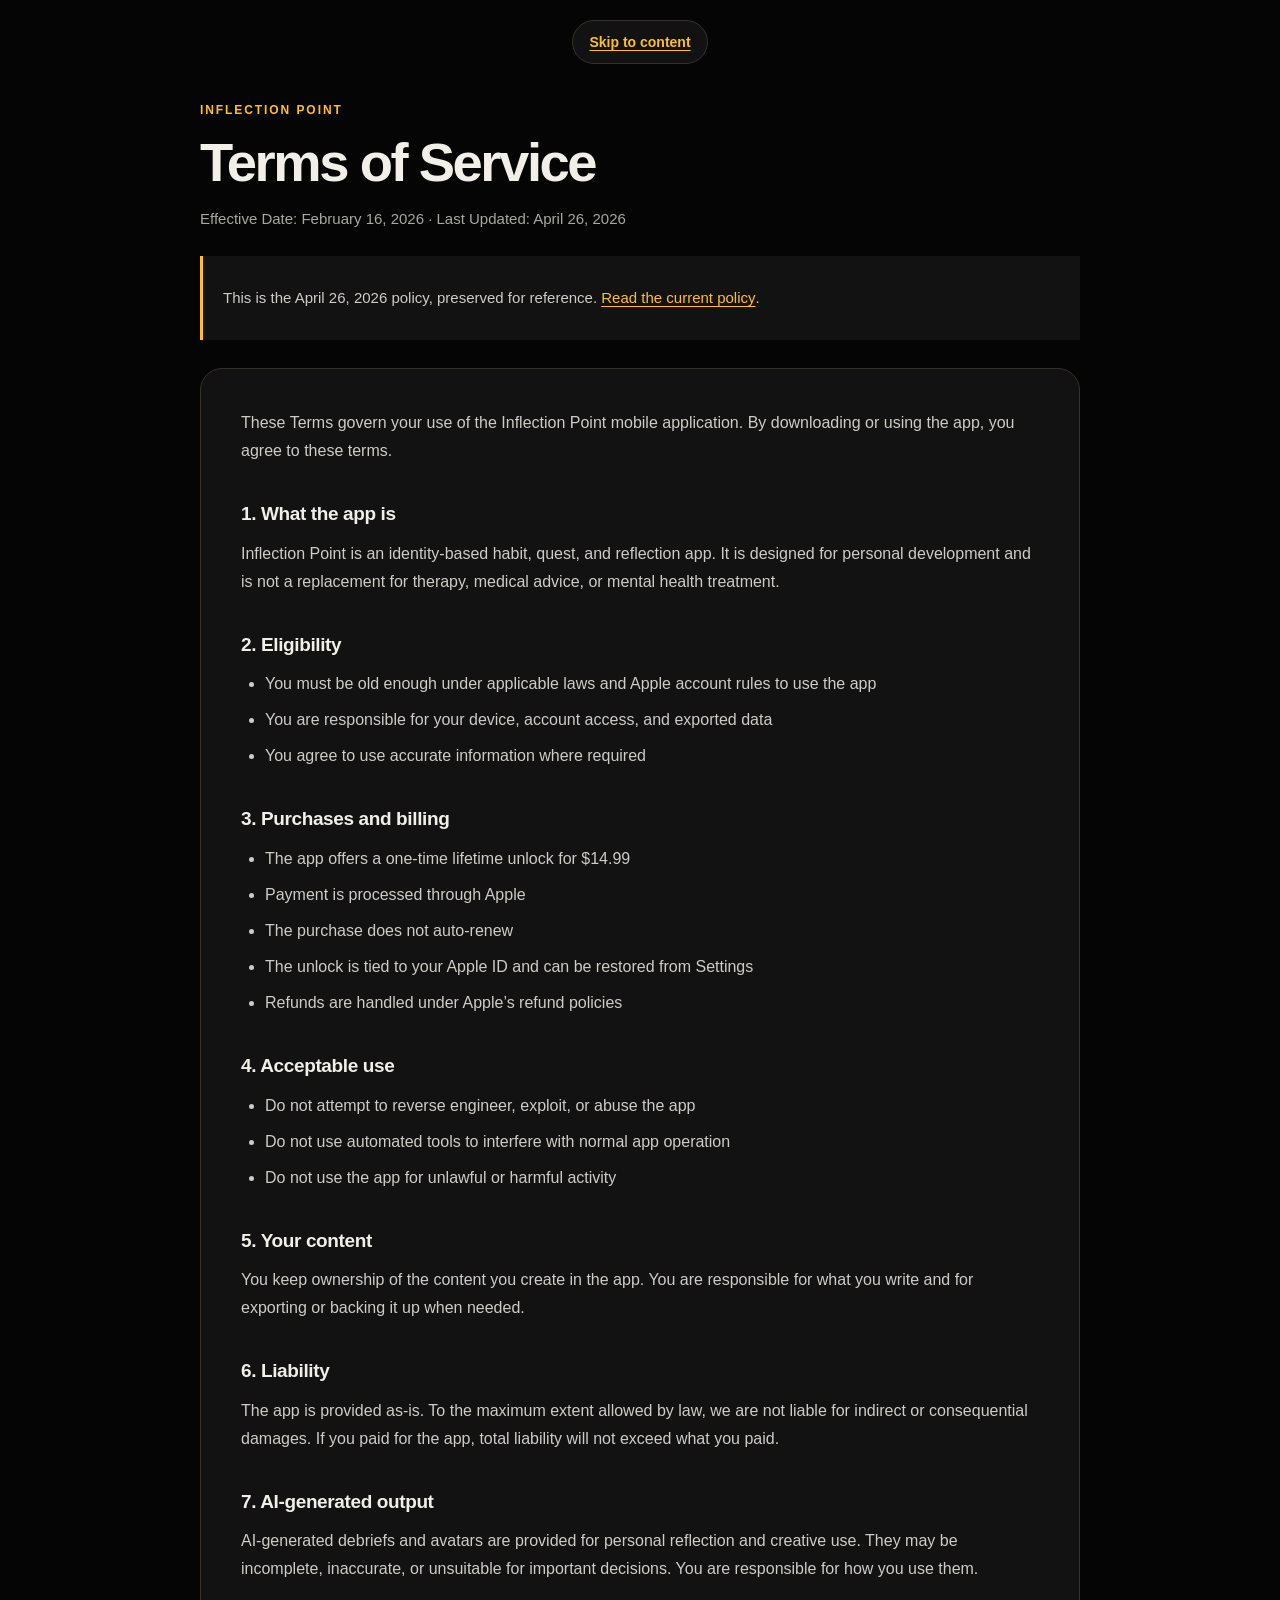
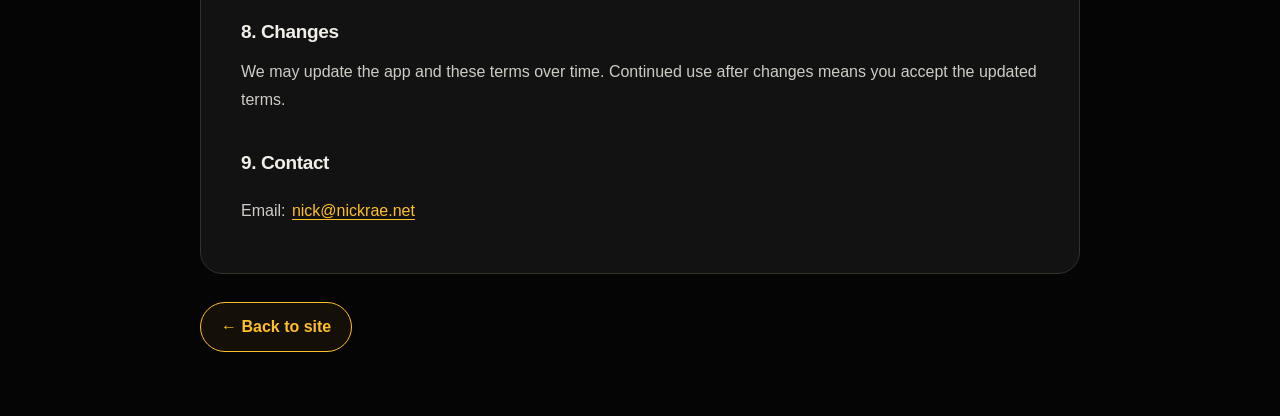
<file: terms-2026-04-26.html>
<!doctype html>
<html lang="en">
  <head>
    <meta charset="UTF-8" />
    <meta name="referrer" content="no-referrer" />
    <meta
      http-equiv="Content-Security-Policy"
      content="default-src 'none'; script-src 'none'; style-src 'self'; img-src 'self'; font-src 'self'; connect-src 'none'; object-src 'none'; frame-src 'none'; base-uri 'none'; form-action 'none'; upgrade-insecure-requests"
    />
    <meta name="viewport" content="width=device-width, initial-scale=1.0" />
    <title>Archived Terms of Service — April 26, 2026</title>
    <meta name="robots" content="noindex" />
    <meta name="description" content="Terms of Service for Inflection Point." />
    <meta name="theme-color" content="#050505" />
    <link
      rel="canonical"
      href="https://inflectionpoint.me/terms-2026-04-26.html"
    />
    <link rel="stylesheet" href="/legal.css" />
  </head>
  <body>
    <a class="skip-link" href="#main-content">Skip to content</a>
    <main id="main-content" class="shell" tabindex="-1">
      <div class="eyebrow">Inflection Point</div>
      <h1>Terms of Service</h1>
      <div class="meta">
        Effective Date: February 16, 2026 &middot; Last Updated: April 26, 2026
      </div>

      <aside class="policy-notice" aria-label="Archived policy">
        <p>
          This is the April 26, 2026 policy, preserved for reference.
          <a href="/terms.html">Read the current policy</a>.
        </p>
      </aside>
      <div class="card">
        <p>
          These Terms govern your use of the Inflection Point mobile
          application. By downloading or using the app, you agree to these
          terms.
        </p>

        <h2>1. What the app is</h2>
        <p>
          Inflection Point is an identity-based habit, quest, and reflection
          app. It is designed for personal development and is not a replacement
          for therapy, medical advice, or mental health treatment.
        </p>

        <h2>2. Eligibility</h2>
        <ul>
          <li>
            You must be old enough under applicable laws and Apple account rules
            to use the app
          </li>
          <li>
            You are responsible for your device, account access, and exported
            data
          </li>
          <li>You agree to use accurate information where required</li>
        </ul>

        <h2>3. Purchases and billing</h2>
        <ul>
          <li>The app offers a one-time lifetime unlock for $14.99</li>
          <li>Payment is processed through Apple</li>
          <li>The purchase does not auto-renew</li>
          <li>
            The unlock is tied to your Apple ID and can be restored from
            Settings
          </li>
          <li>Refunds are handled under Apple&rsquo;s refund policies</li>
        </ul>

        <h2>4. Acceptable use</h2>
        <ul>
          <li>Do not attempt to reverse engineer, exploit, or abuse the app</li>
          <li>
            Do not use automated tools to interfere with normal app operation
          </li>
          <li>Do not use the app for unlawful or harmful activity</li>
        </ul>

        <h2>5. Your content</h2>
        <p>
          You keep ownership of the content you create in the app. You are
          responsible for what you write and for exporting or backing it up when
          needed.
        </p>

        <h2>6. Liability</h2>
        <p>
          The app is provided as-is. To the maximum extent allowed by law, we
          are not liable for indirect or consequential damages. If you paid for
          the app, total liability will not exceed what you paid.
        </p>

        <h2>7. AI-generated output</h2>
        <p>
          AI-generated debriefs and avatars are provided for personal reflection
          and creative use. They may be incomplete, inaccurate, or unsuitable
          for important decisions. You are responsible for how you use them.
        </p>

        <h2>8. Changes</h2>
        <p>
          We may update the app and these terms over time. Continued use after
          changes means you accept the updated terms.
        </p>

        <h2>9. Contact</h2>
        <p>
          Email:
          <a
            class="contact-link"
            href="mailto:nick@nickrae.net?subject=Inflection%20Point%20terms"
            >nick@nickrae.net</a
          >
        </p>
      </div>

      <a class="back" href="/">&larr; Back to site</a>
    </main>
  </body>
</html>
</file>
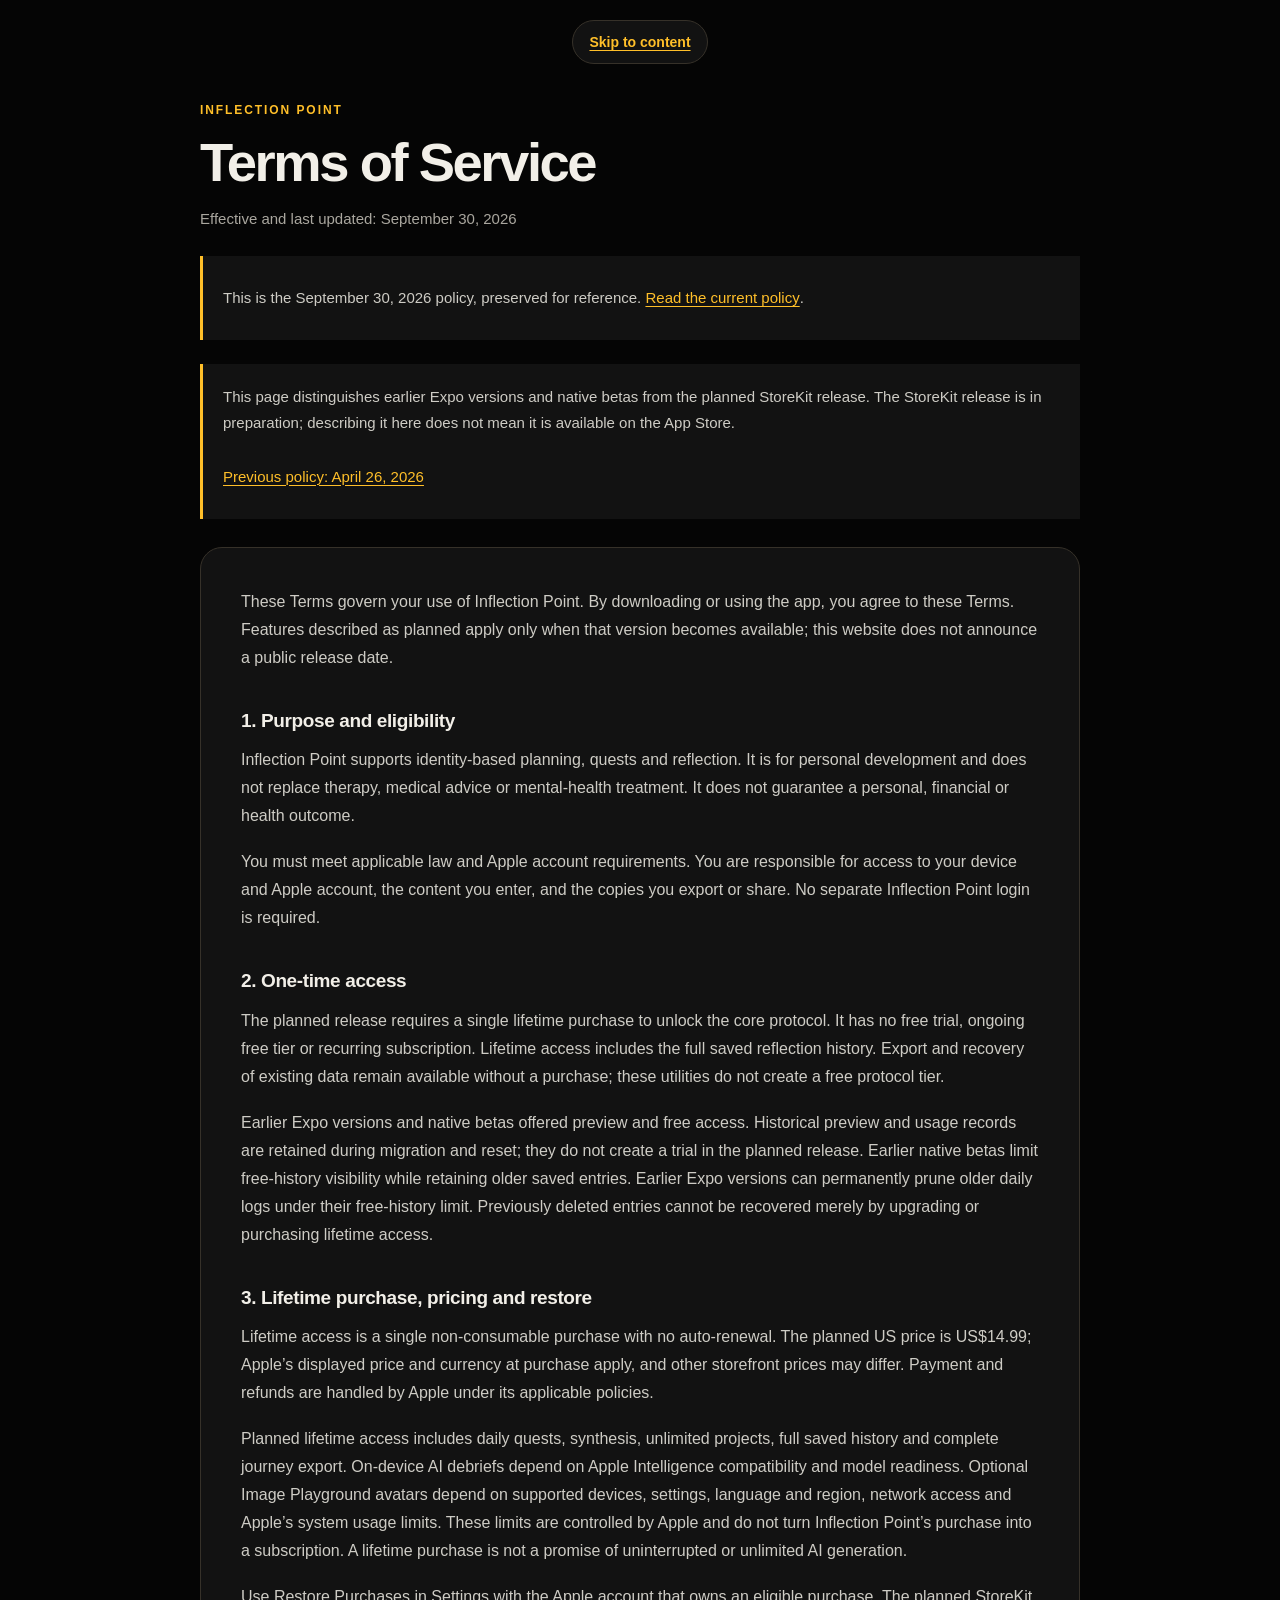
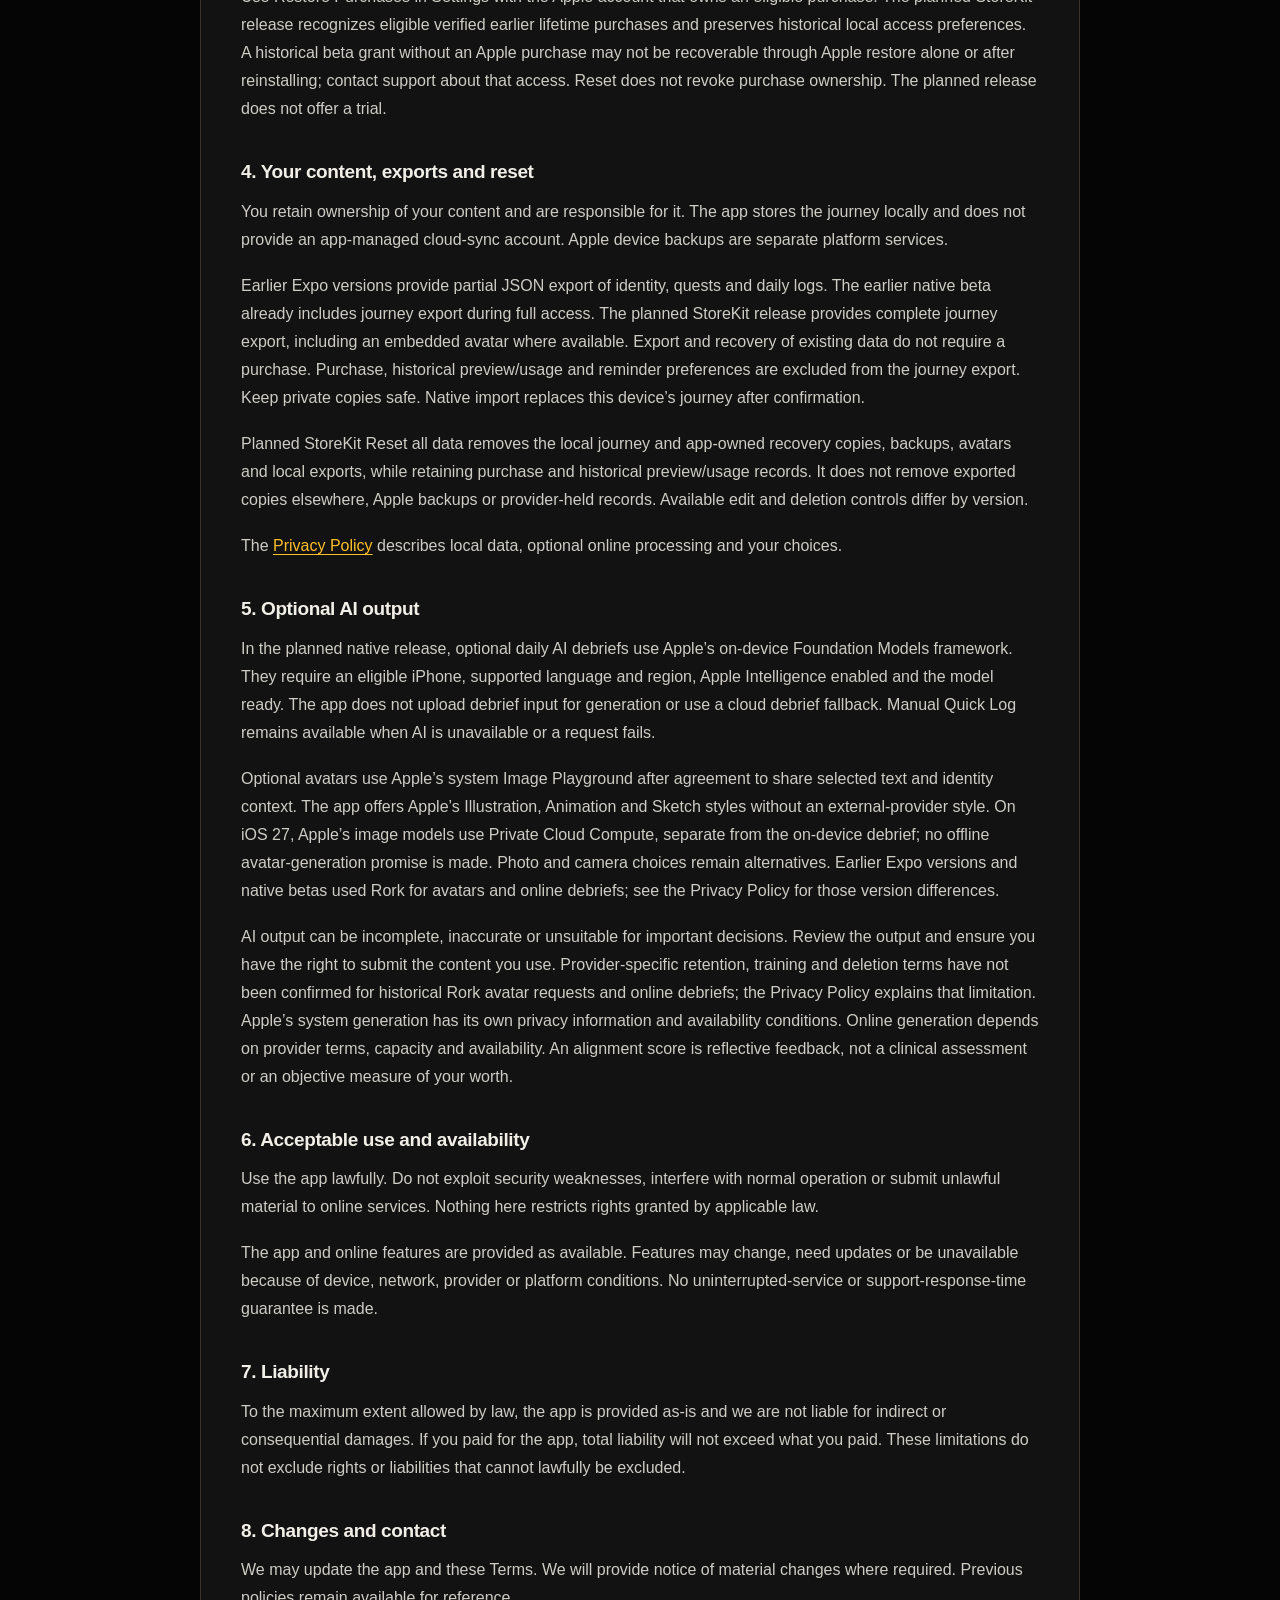
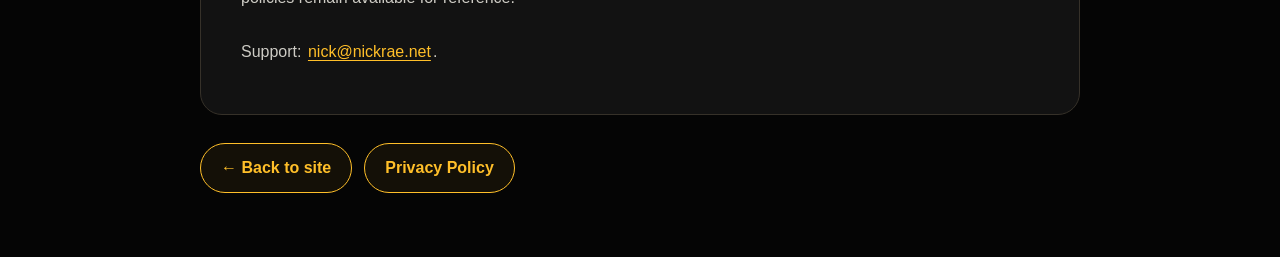
<file: terms-2026-09-30.html>
<!doctype html>
<html lang="en">
  <head>
    <meta charset="utf-8" />
    <meta name="referrer" content="no-referrer" />
    <meta
      http-equiv="Content-Security-Policy"
      content="default-src 'none'; script-src 'none'; style-src 'self'; img-src 'self'; font-src 'self'; connect-src 'none'; object-src 'none'; frame-src 'none'; base-uri 'none'; form-action 'none'; upgrade-insecure-requests"
    />
    <meta name="viewport" content="width=device-width, initial-scale=1" />
    <meta name="theme-color" content="#050505" />
    <title>Archived Terms of Service — September 30, 2026</title>
    <meta name="robots" content="noindex" />
    <meta
      name="description"
      content="Terms of Service for Inflection Point: local journals, optional on-device debriefs and system Image Playground avatars, purchases and your choices."
    />
    <link rel="canonical" href="https://inflectionpoint.me/terms-2026-09-30.html" />
    <link
      rel="icon"
      type="image/png"
      sizes="32x32"
      href="/images/favicon-32-20261005.png"
    />
    <link rel="stylesheet" href="/legal.css?v=20260930-native" />
  </head>
  <body>
    <a class="skip-link" href="#main-content">Skip to content</a>
    <main id="main-content" class="shell" tabindex="-1">
      <div class="eyebrow">Inflection Point</div>
      <h1>Terms of Service</h1>
      <p class="meta">Effective and last updated: September 30, 2026</p>
      <aside class="policy-notice" aria-label="Archived policy">
        <p>
          This is the September 30, 2026 policy, preserved for reference.
          <a href="/terms.html">Read the current policy</a>.
        </p>
      </aside>
      <aside class="policy-notice" aria-label="Release scope">
        <p>
          This page distinguishes earlier Expo versions and native betas from
          the planned StoreKit release. The StoreKit release is in preparation;
          describing it here does not mean it is available on the App Store.
        </p>
        <p>
          <a href="/terms-2026-04-26.html">Previous policy: April 26, 2026</a>
        </p>
      </aside>
      <div class="card">
        <p>
          These Terms govern your use of Inflection Point. By downloading or
          using the app, you agree to these Terms. Features described as planned
          apply only when that version becomes available; this website does not
          announce a public release date.
        </p>
        <h2>1. Purpose and eligibility</h2>
        <p>
          Inflection Point supports identity-based planning, quests and
          reflection. It is for personal development and does not replace
          therapy, medical advice or mental-health treatment. It does not
          guarantee a personal, financial or health outcome.
        </p>
        <p>
          You must meet applicable law and Apple account requirements. You are
          responsible for access to your device and Apple account, the content
          you enter, and the copies you export or share. No separate Inflection
          Point login is required.
        </p>
        <h2>2. One-time access</h2>
        <p>
          The planned release requires a single lifetime purchase to unlock the
          core protocol. It has no free trial, ongoing free tier or recurring
          subscription. Lifetime access includes the full saved reflection
          history. Export and recovery of existing data remain available without
          a purchase; these utilities do not create a free protocol tier.
        </p>
        <p>
          Earlier Expo versions and native betas offered preview and free access.
          Historical preview and usage records are retained during migration and
          reset; they do not create a trial in the planned release. Earlier native
          betas limit free-history visibility while retaining older saved entries.
          Earlier Expo versions can permanently prune older daily logs under their
          free-history limit. Previously deleted entries cannot be recovered
          merely by upgrading or purchasing lifetime access.
        </p>
        <h2>3. Lifetime purchase, pricing and restore</h2>
        <p>
          Lifetime access is a single non-consumable purchase with no
          auto-renewal. The planned US price is US$14.99; Apple’s displayed
          price and currency at purchase apply, and other storefront prices may
          differ. Payment and refunds are handled by Apple under its applicable
          policies.
        </p>
        <p>
          Planned lifetime access includes daily quests, synthesis, unlimited
          projects, full saved history and complete journey export. On-device
          AI debriefs depend on Apple Intelligence compatibility and model
          readiness. Optional Image Playground avatars depend on supported
          devices, settings, language and region, network access and Apple’s
          system usage limits. These limits are controlled by Apple and do not
          turn Inflection Point’s purchase into a subscription. A lifetime
          purchase is not a promise of uninterrupted or unlimited AI generation.
        </p>
        <p>
          Use Restore Purchases in Settings with the Apple account that owns an
          eligible purchase. The planned StoreKit release recognizes eligible
          verified earlier lifetime purchases and preserves historical local
          access preferences. A historical beta grant without an Apple purchase
          may not be recoverable through Apple restore alone or after
          reinstalling; contact support about that access. Reset does not revoke
          purchase ownership. The planned release does not offer a trial.
        </p>
        <h2>4. Your content, exports and reset</h2>
        <p>
          You retain ownership of your content and are responsible for it. The
          app stores the journey locally and does not provide an app-managed
          cloud-sync account. Apple device backups are separate platform
          services.
        </p>
        <p>
          Earlier Expo versions provide partial JSON export of identity, quests
          and daily logs. The earlier native beta already includes journey
          export during full access. The planned StoreKit release provides
          complete journey export, including an embedded avatar where available.
          Export and recovery of existing data do not require a purchase.
          Purchase, historical preview/usage and reminder preferences are excluded
          from the journey export. Keep private copies safe. Native import replaces
          this device’s
          journey after confirmation.
        </p>
        <p>
          Planned StoreKit Reset all data removes the local journey and
          app-owned recovery copies, backups, avatars and local exports, while
          retaining purchase and historical preview/usage records. It does not
          remove exported copies elsewhere, Apple backups or provider-held records.
          Available edit and deletion controls differ by version.
        </p>
        <p>
          The <a href="/privacy.html">Privacy Policy</a> describes local data,
          optional online processing and your choices.
        </p>
        <h2>5. Optional AI output</h2>
        <p>
          In the planned native release, optional daily AI debriefs use Apple’s
          on-device Foundation Models framework. They require an eligible
          iPhone, supported language and region, Apple Intelligence enabled and
          the model ready. The app does not upload debrief input for generation
          or use a cloud debrief fallback. Manual Quick Log remains available
          when AI is unavailable or a request fails.
        </p>
        <p>
          Optional avatars use Apple’s system Image Playground after agreement
          to share selected text and identity context. The app offers Apple’s
          Illustration, Animation and Sketch styles without an external-provider
          style. On iOS 27, Apple’s image models use Private Cloud Compute,
          separate from the on-device debrief; no offline avatar-generation
          promise is made. Photo and camera choices remain alternatives.
          Earlier Expo versions and native betas used Rork for avatars and
          online debriefs; see the Privacy Policy for those version differences.
        </p>
        <p>
          AI output can be incomplete, inaccurate or unsuitable for important
          decisions. Review the output and ensure you have the right to submit
          the content you use. Provider-specific retention, training and
          deletion terms have not been confirmed for historical Rork avatar
          requests and online debriefs; the Privacy Policy explains that
          limitation. Apple’s system generation has its own privacy information
          and availability conditions. Online generation depends on provider terms, capacity
          and availability. An alignment score is reflective feedback, not a
          clinical assessment or an objective measure of your worth.
        </p>
        <h2>6. Acceptable use and availability</h2>
        <p>
          Use the app lawfully. Do not exploit security weaknesses, interfere
          with normal operation or submit unlawful material to online services.
          Nothing here restricts rights granted by applicable law.
        </p>
        <p>
          The app and online features are provided as available. Features may
          change, need updates or be unavailable because of device, network,
          provider or platform conditions. No uninterrupted-service or
          support-response-time guarantee is made.
        </p>
        <h2>7. Liability</h2>
        <p>
          To the maximum extent allowed by law, the app is provided as-is and we
          are not liable for indirect or consequential damages. If you paid for
          the app, total liability will not exceed what you paid. These
          limitations do not exclude rights or liabilities that cannot lawfully
          be excluded.
        </p>
        <h2>8. Changes and contact</h2>
        <p>
          We may update the app and these Terms. We will provide notice of
          material changes where required. Previous policies remain available
          for reference.
        </p>
        <p>
          Support:
          <a
            class="contact-link"
            href="mailto:nick@nickrae.net?subject=Inflection%20Point%20support"
            >nick@nickrae.net</a
          >.
        </p>
      </div>
      <nav class="policy-nav" aria-label="Policy navigation">
        <a class="back" href="/">← Back to site</a>
        <a class="back" href="/privacy.html">Privacy Policy</a>
      </nav>
    </main>
  </body>
</html>
</file>
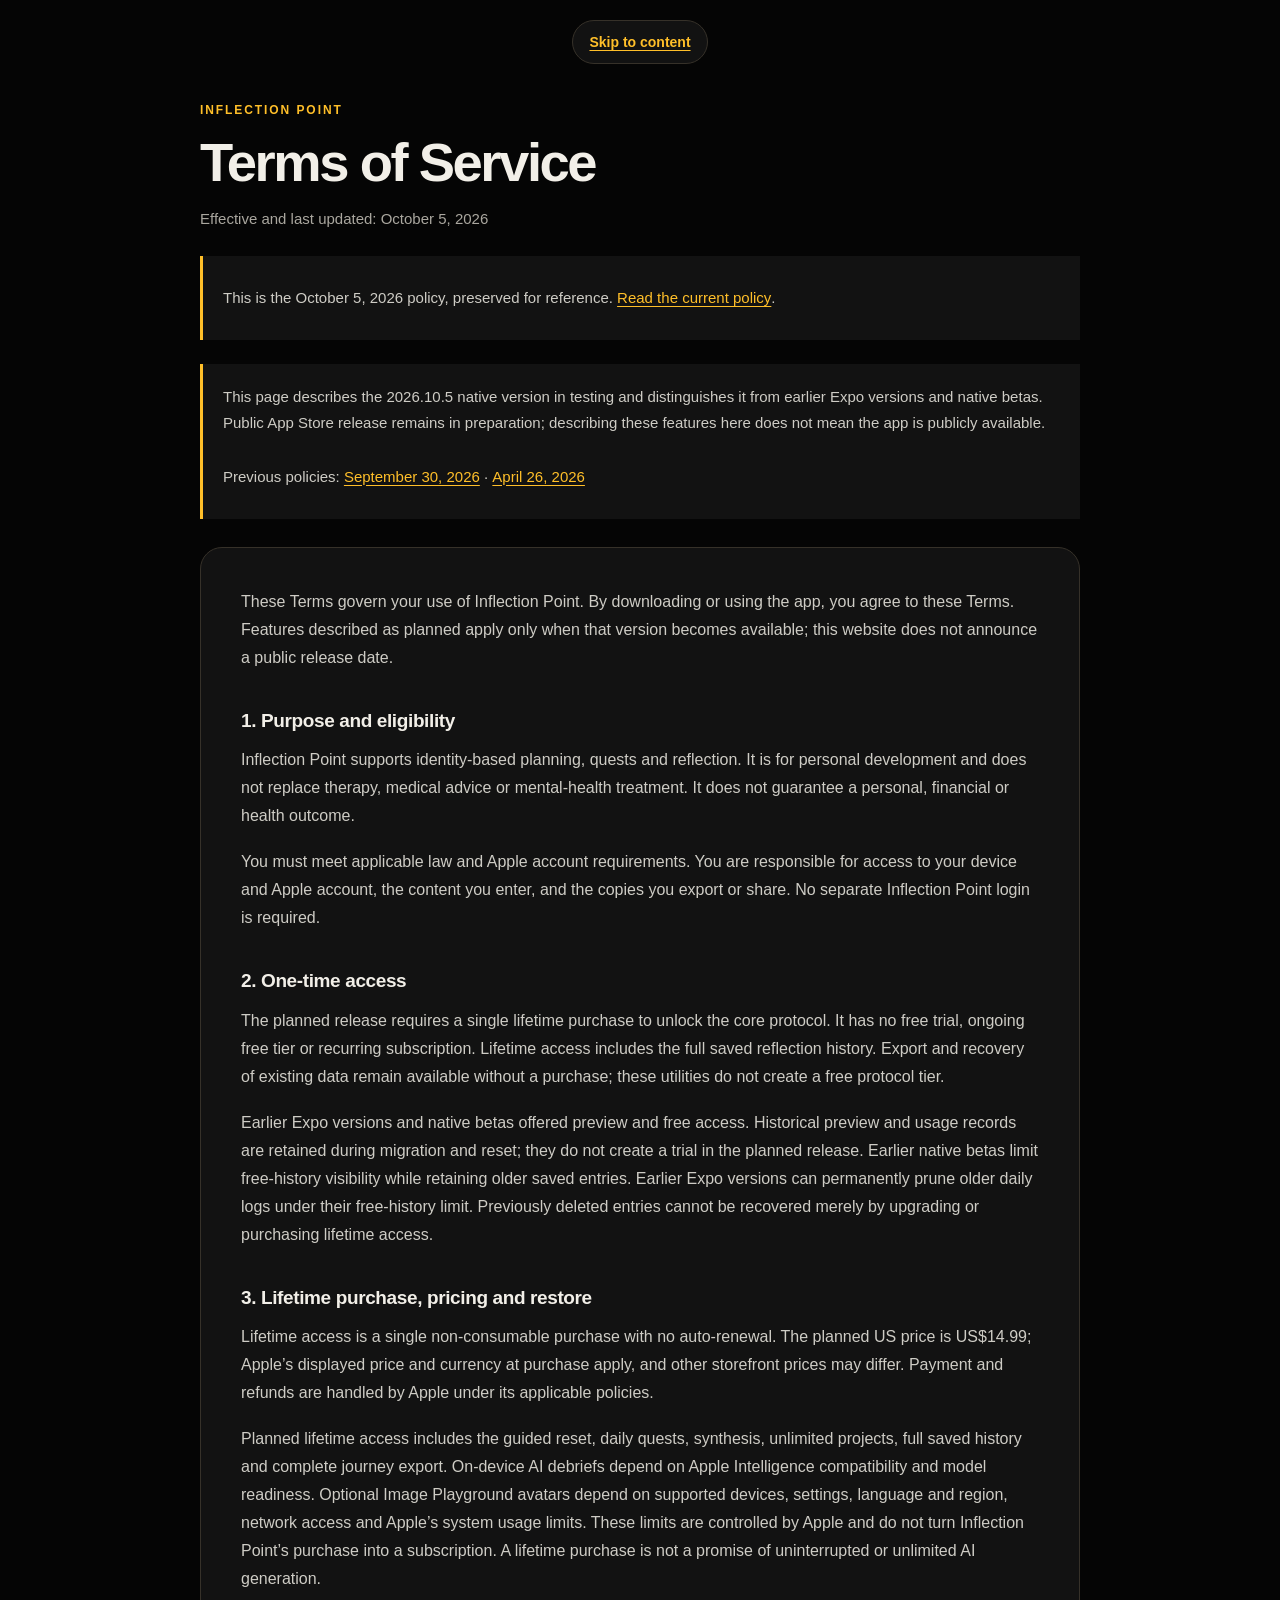
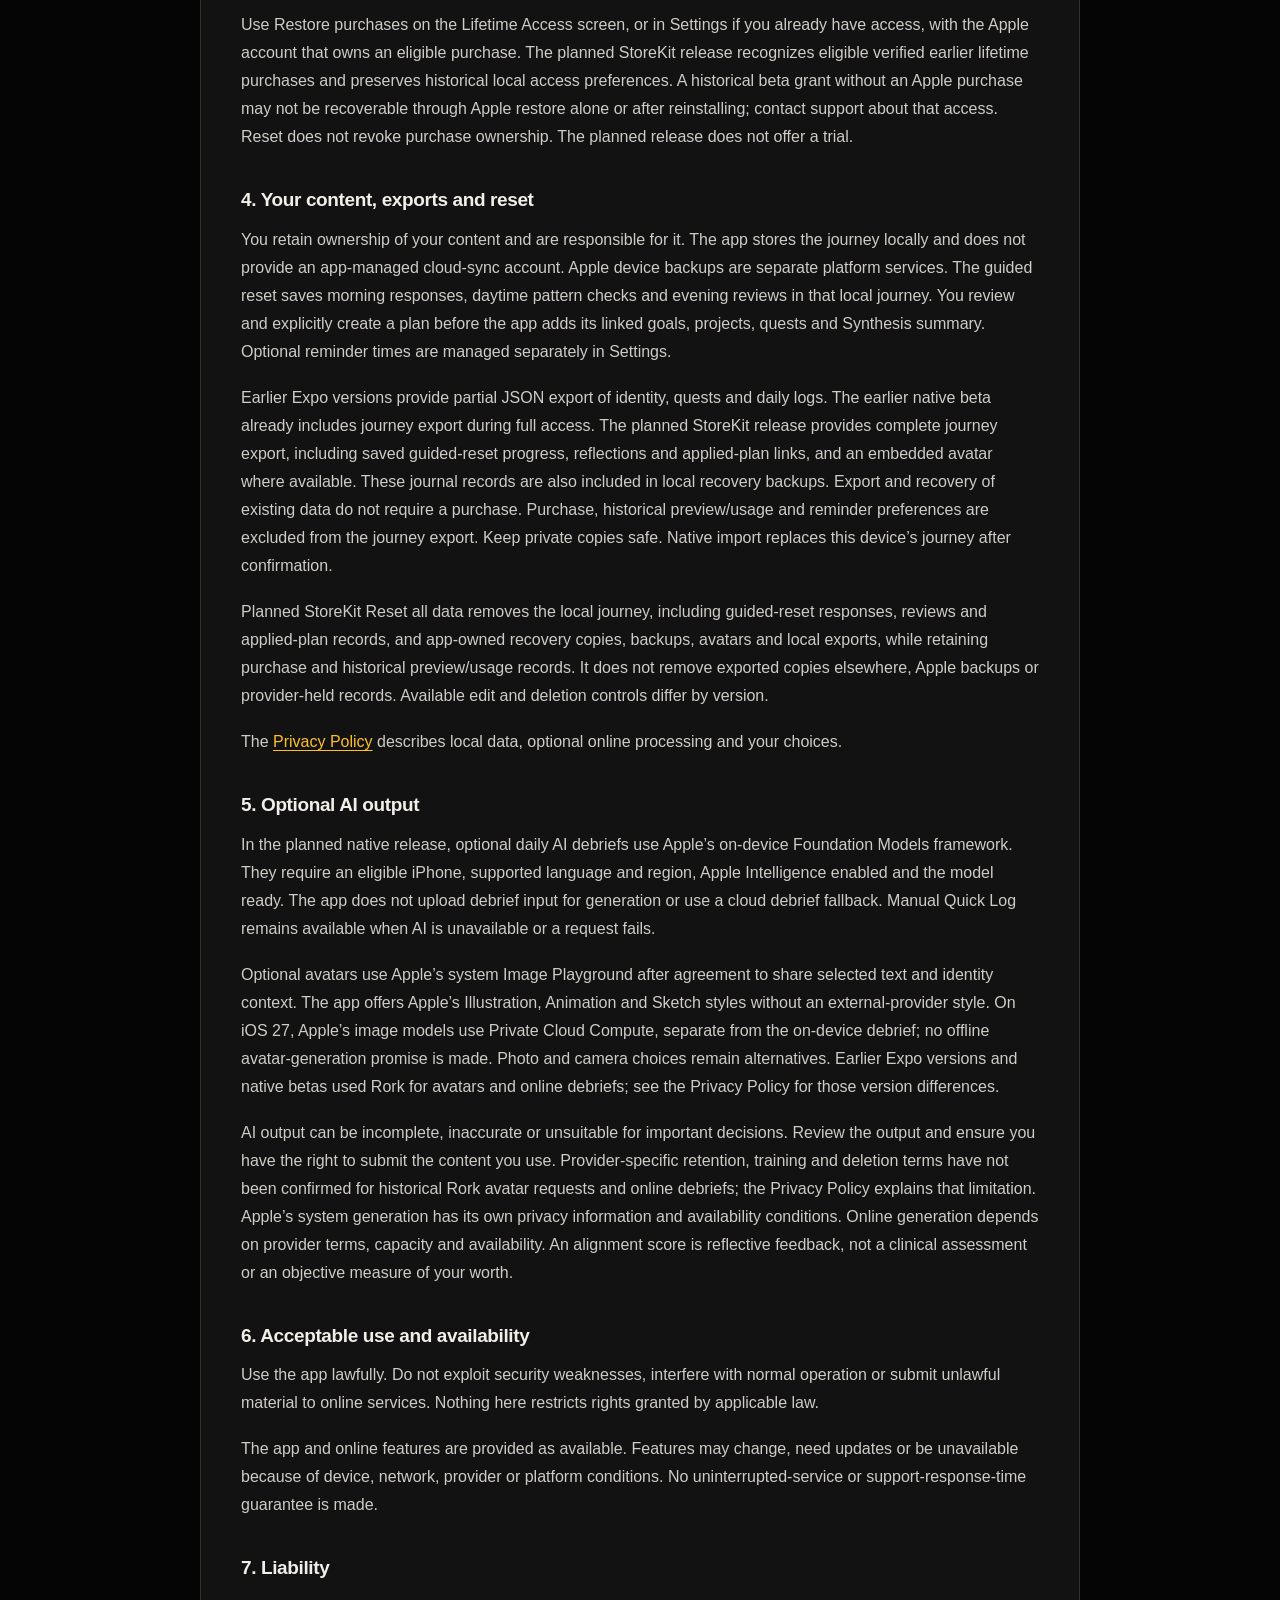
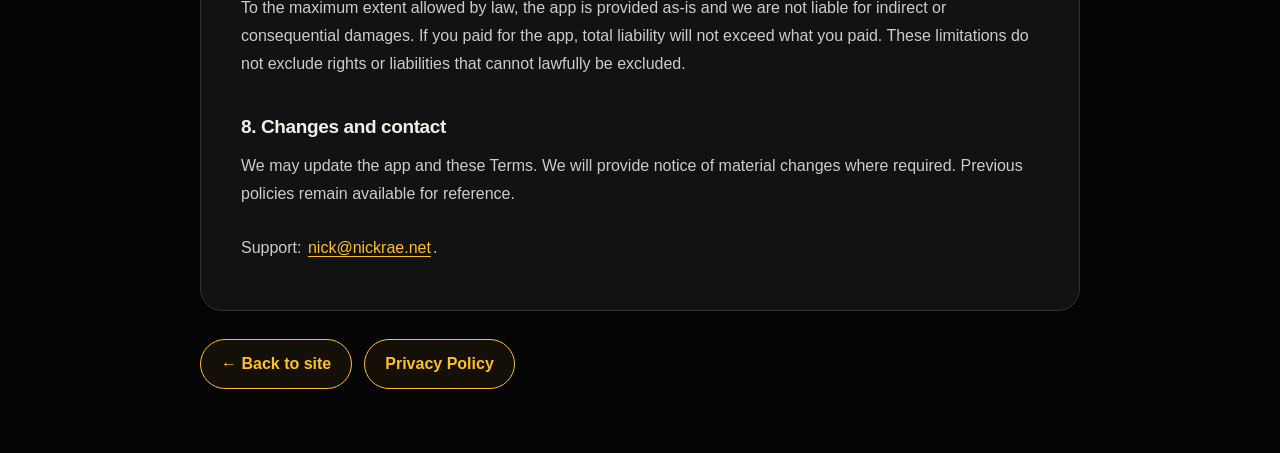
<file: terms-2026-10-05.html>
<!doctype html>
<html lang="en">
  <head>
    <meta charset="utf-8" />
    <meta name="referrer" content="no-referrer" />
    <meta
      http-equiv="Content-Security-Policy"
      content="default-src 'none'; script-src 'none'; style-src 'self'; img-src 'self'; font-src 'self'; connect-src 'none'; object-src 'none'; frame-src 'none'; base-uri 'none'; form-action 'none'; upgrade-insecure-requests"
    />
    <meta name="viewport" content="width=device-width, initial-scale=1" />
    <meta name="theme-color" content="#050505" />
    <title>Archived Terms of Use — October 5, 2026</title>
    <meta name="robots" content="noindex" />
    <meta
      name="description"
      content="Terms of Service for Inflection Point: local journals, optional on-device debriefs and system Image Playground avatars, purchases and your choices."
    />
    <link rel="canonical" href="https://inflectionpoint.me/terms-2026-10-05.html" />
    <link
      rel="icon"
      type="image/png"
      sizes="32x32"
      href="/images/favicon-32-20261005.png"
    />
    <link rel="stylesheet" href="/legal.css?v=20260930-native" />
  </head>
  <body>
    <a class="skip-link" href="#main-content">Skip to content</a>
    <main id="main-content" class="shell" tabindex="-1">
      <div class="eyebrow">Inflection Point</div>
      <h1>Terms of Service</h1>
      <p class="meta">Effective and last updated: October 5, 2026</p>
      <aside class="policy-notice" aria-label="Archived policy">
        <p>
          This is the October 5, 2026 policy, preserved for reference.
          <a href="/terms.html">Read the current policy</a>.
        </p>
      </aside>
      <aside class="policy-notice" aria-label="Release scope">
        <p>
          This page describes the 2026.10.5 native version in testing and
          distinguishes it from earlier Expo versions and native betas. Public
          App Store release remains in preparation; describing these features
          here does not mean the app is publicly available.
        </p>
        <p>
          Previous policies:
          <a href="/terms-2026-09-30.html">September 30, 2026</a> ·
          <a href="/terms-2026-04-26.html">April 26, 2026</a>
        </p>
      </aside>
      <div class="card">
        <p>
          These Terms govern your use of Inflection Point. By downloading or
          using the app, you agree to these Terms. Features described as planned
          apply only when that version becomes available; this website does not
          announce a public release date.
        </p>
        <h2>1. Purpose and eligibility</h2>
        <p>
          Inflection Point supports identity-based planning, quests and
          reflection. It is for personal development and does not replace
          therapy, medical advice or mental-health treatment. It does not
          guarantee a personal, financial or health outcome.
        </p>
        <p>
          You must meet applicable law and Apple account requirements. You are
          responsible for access to your device and Apple account, the content
          you enter, and the copies you export or share. No separate Inflection
          Point login is required.
        </p>
        <h2>2. One-time access</h2>
        <p>
          The planned release requires a single lifetime purchase to unlock the
          core protocol. It has no free trial, ongoing free tier or recurring
          subscription. Lifetime access includes the full saved reflection
          history. Export and recovery of existing data remain available without
          a purchase; these utilities do not create a free protocol tier.
        </p>
        <p>
          Earlier Expo versions and native betas offered preview and free access.
          Historical preview and usage records are retained during migration and
          reset; they do not create a trial in the planned release. Earlier native
          betas limit free-history visibility while retaining older saved entries.
          Earlier Expo versions can permanently prune older daily logs under their
          free-history limit. Previously deleted entries cannot be recovered
          merely by upgrading or purchasing lifetime access.
        </p>
        <h2>3. Lifetime purchase, pricing and restore</h2>
        <p>
          Lifetime access is a single non-consumable purchase with no
          auto-renewal. The planned US price is US$14.99; Apple’s displayed
          price and currency at purchase apply, and other storefront prices may
          differ. Payment and refunds are handled by Apple under its applicable
          policies.
        </p>
        <p>
          Planned lifetime access includes the guided reset, daily quests,
          synthesis, unlimited projects, full saved history and complete journey
          export. On-device AI debriefs depend on Apple Intelligence compatibility and model
          readiness. Optional Image Playground avatars depend on supported
          devices, settings, language and region, network access and Apple’s
          system usage limits. These limits are controlled by Apple and do not
          turn Inflection Point’s purchase into a subscription. A lifetime
          purchase is not a promise of uninterrupted or unlimited AI generation.
        </p>
        <p>
          Use Restore purchases on the Lifetime Access screen, or in Settings
          if you already have access, with the Apple account that owns an eligible
          purchase. The planned StoreKit release recognizes eligible
          verified earlier lifetime purchases and preserves historical local
          access preferences. A historical beta grant without an Apple purchase
          may not be recoverable through Apple restore alone or after
          reinstalling; contact support about that access. Reset does not revoke
          purchase ownership. The planned release does not offer a trial.
        </p>
        <h2>4. Your content, exports and reset</h2>
        <p>
          You retain ownership of your content and are responsible for it. The
          app stores the journey locally and does not provide an app-managed
          cloud-sync account. Apple device backups are separate platform
          services. The guided reset saves morning responses, daytime pattern
          checks and evening reviews in that local journey. You review and
          explicitly create a plan before the app adds its linked goals,
          projects, quests and Synthesis summary. Optional reminder times are
          managed separately in Settings.
        </p>
        <p>
          Earlier Expo versions provide partial JSON export of identity, quests
          and daily logs. The earlier native beta already includes journey
          export during full access. The planned StoreKit release provides
          complete journey export, including saved guided-reset progress,
          reflections and applied-plan links, and an embedded avatar where
          available. These journal records are also included in local recovery
          backups. Export and recovery of existing data do not require a purchase.
          Purchase, historical preview/usage and reminder preferences are excluded
          from the journey export. Keep private copies safe. Native import replaces
          this device’s
          journey after confirmation.
        </p>
        <p>
          Planned StoreKit Reset all data removes the local journey, including
          guided-reset responses, reviews and applied-plan records, and
          app-owned recovery copies, backups, avatars and local exports, while
          retaining purchase and historical preview/usage records. It does not
          remove exported copies elsewhere, Apple backups or provider-held records.
          Available edit and deletion controls differ by version.
        </p>
        <p>
          The <a href="/privacy.html">Privacy Policy</a> describes local data,
          optional online processing and your choices.
        </p>
        <h2>5. Optional AI output</h2>
        <p>
          In the planned native release, optional daily AI debriefs use Apple’s
          on-device Foundation Models framework. They require an eligible
          iPhone, supported language and region, Apple Intelligence enabled and
          the model ready. The app does not upload debrief input for generation
          or use a cloud debrief fallback. Manual Quick Log remains available
          when AI is unavailable or a request fails.
        </p>
        <p>
          Optional avatars use Apple’s system Image Playground after agreement
          to share selected text and identity context. The app offers Apple’s
          Illustration, Animation and Sketch styles without an external-provider
          style. On iOS 27, Apple’s image models use Private Cloud Compute,
          separate from the on-device debrief; no offline avatar-generation
          promise is made. Photo and camera choices remain alternatives.
          Earlier Expo versions and native betas used Rork for avatars and
          online debriefs; see the Privacy Policy for those version differences.
        </p>
        <p>
          AI output can be incomplete, inaccurate or unsuitable for important
          decisions. Review the output and ensure you have the right to submit
          the content you use. Provider-specific retention, training and
          deletion terms have not been confirmed for historical Rork avatar
          requests and online debriefs; the Privacy Policy explains that
          limitation. Apple’s system generation has its own privacy information
          and availability conditions. Online generation depends on provider terms, capacity
          and availability. An alignment score is reflective feedback, not a
          clinical assessment or an objective measure of your worth.
        </p>
        <h2>6. Acceptable use and availability</h2>
        <p>
          Use the app lawfully. Do not exploit security weaknesses, interfere
          with normal operation or submit unlawful material to online services.
          Nothing here restricts rights granted by applicable law.
        </p>
        <p>
          The app and online features are provided as available. Features may
          change, need updates or be unavailable because of device, network,
          provider or platform conditions. No uninterrupted-service or
          support-response-time guarantee is made.
        </p>
        <h2>7. Liability</h2>
        <p>
          To the maximum extent allowed by law, the app is provided as-is and we
          are not liable for indirect or consequential damages. If you paid for
          the app, total liability will not exceed what you paid. These
          limitations do not exclude rights or liabilities that cannot lawfully
          be excluded.
        </p>
        <h2>8. Changes and contact</h2>
        <p>
          We may update the app and these Terms. We will provide notice of
          material changes where required. Previous policies remain available
          for reference.
        </p>
        <p>
          Support:
          <a
            class="contact-link"
            href="mailto:nick@nickrae.net?subject=Inflection%20Point%20support"
            >nick@nickrae.net</a
          >.
        </p>
      </div>
      <nav class="policy-nav" aria-label="Policy navigation">
        <a class="back" href="/">← Back to site</a>
        <a class="back" href="/privacy.html">Privacy Policy</a>
      </nav>
    </main>
  </body>
</html>
</file>
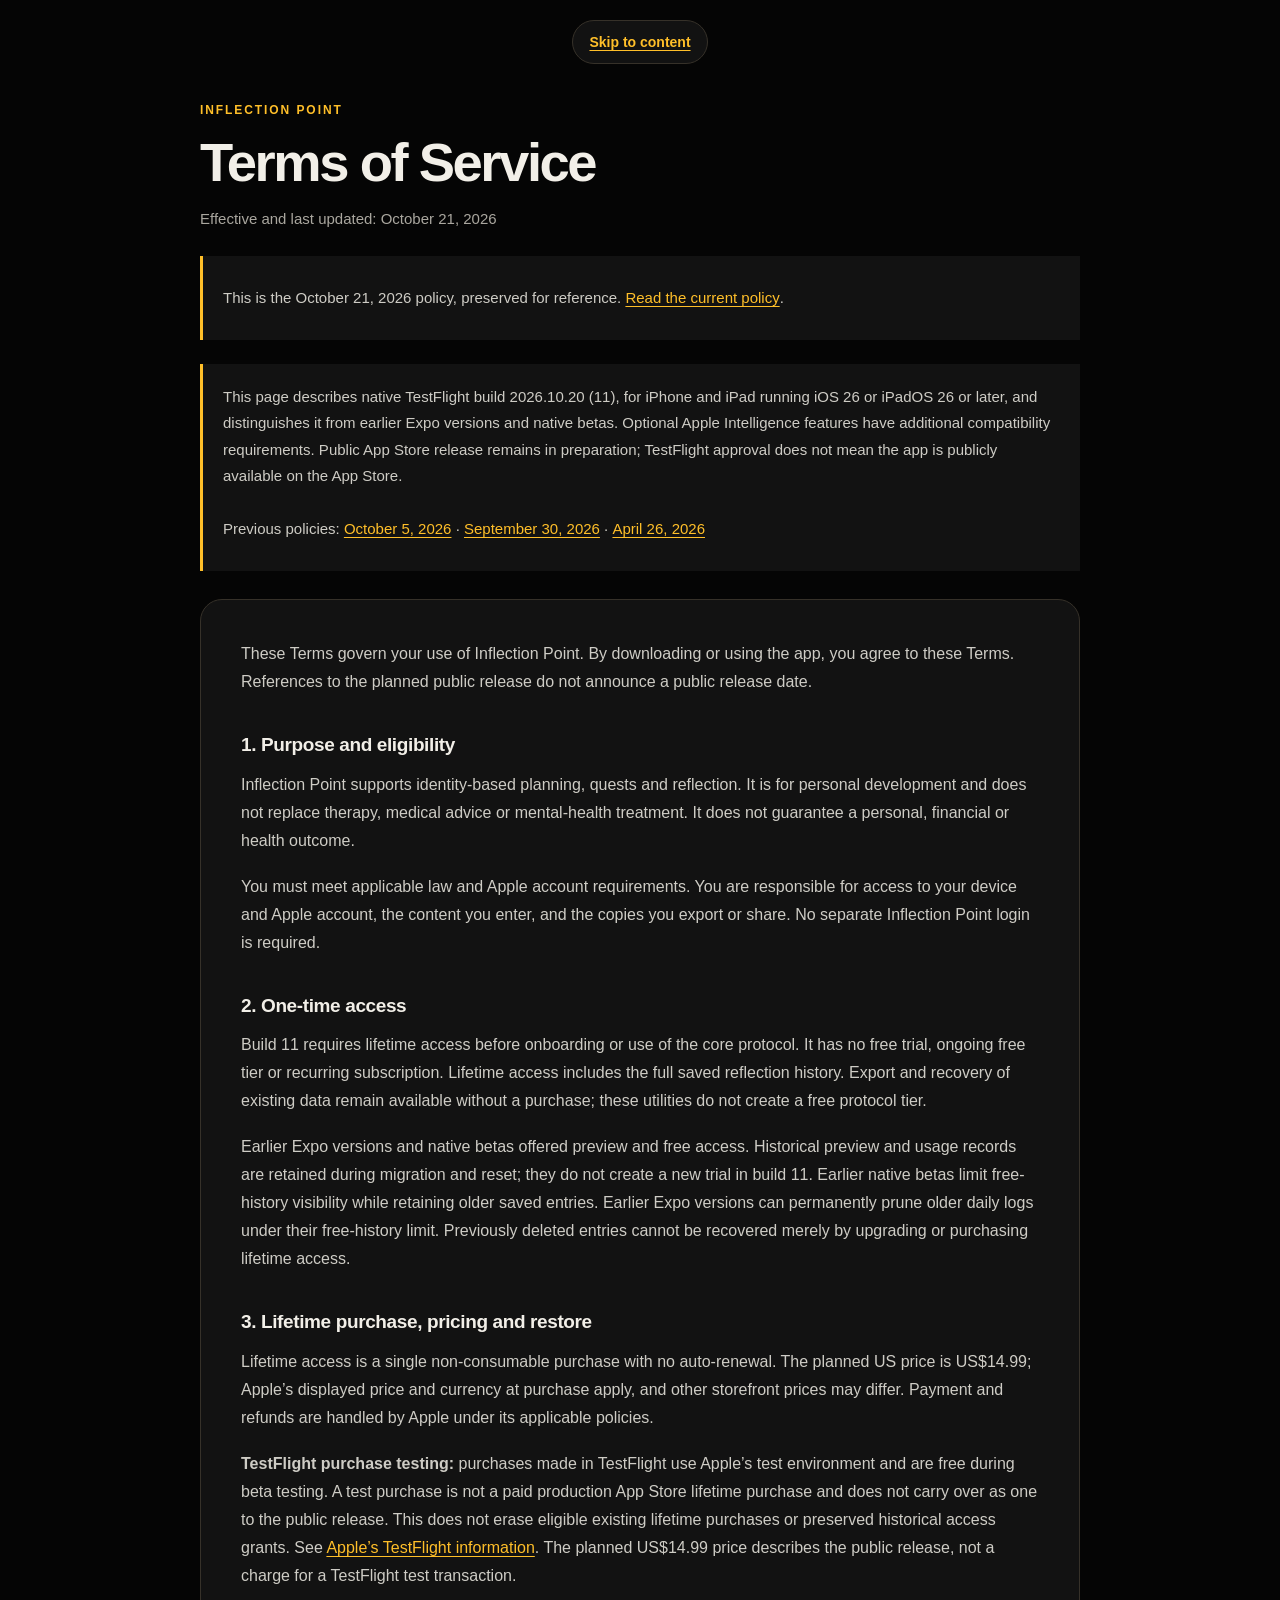
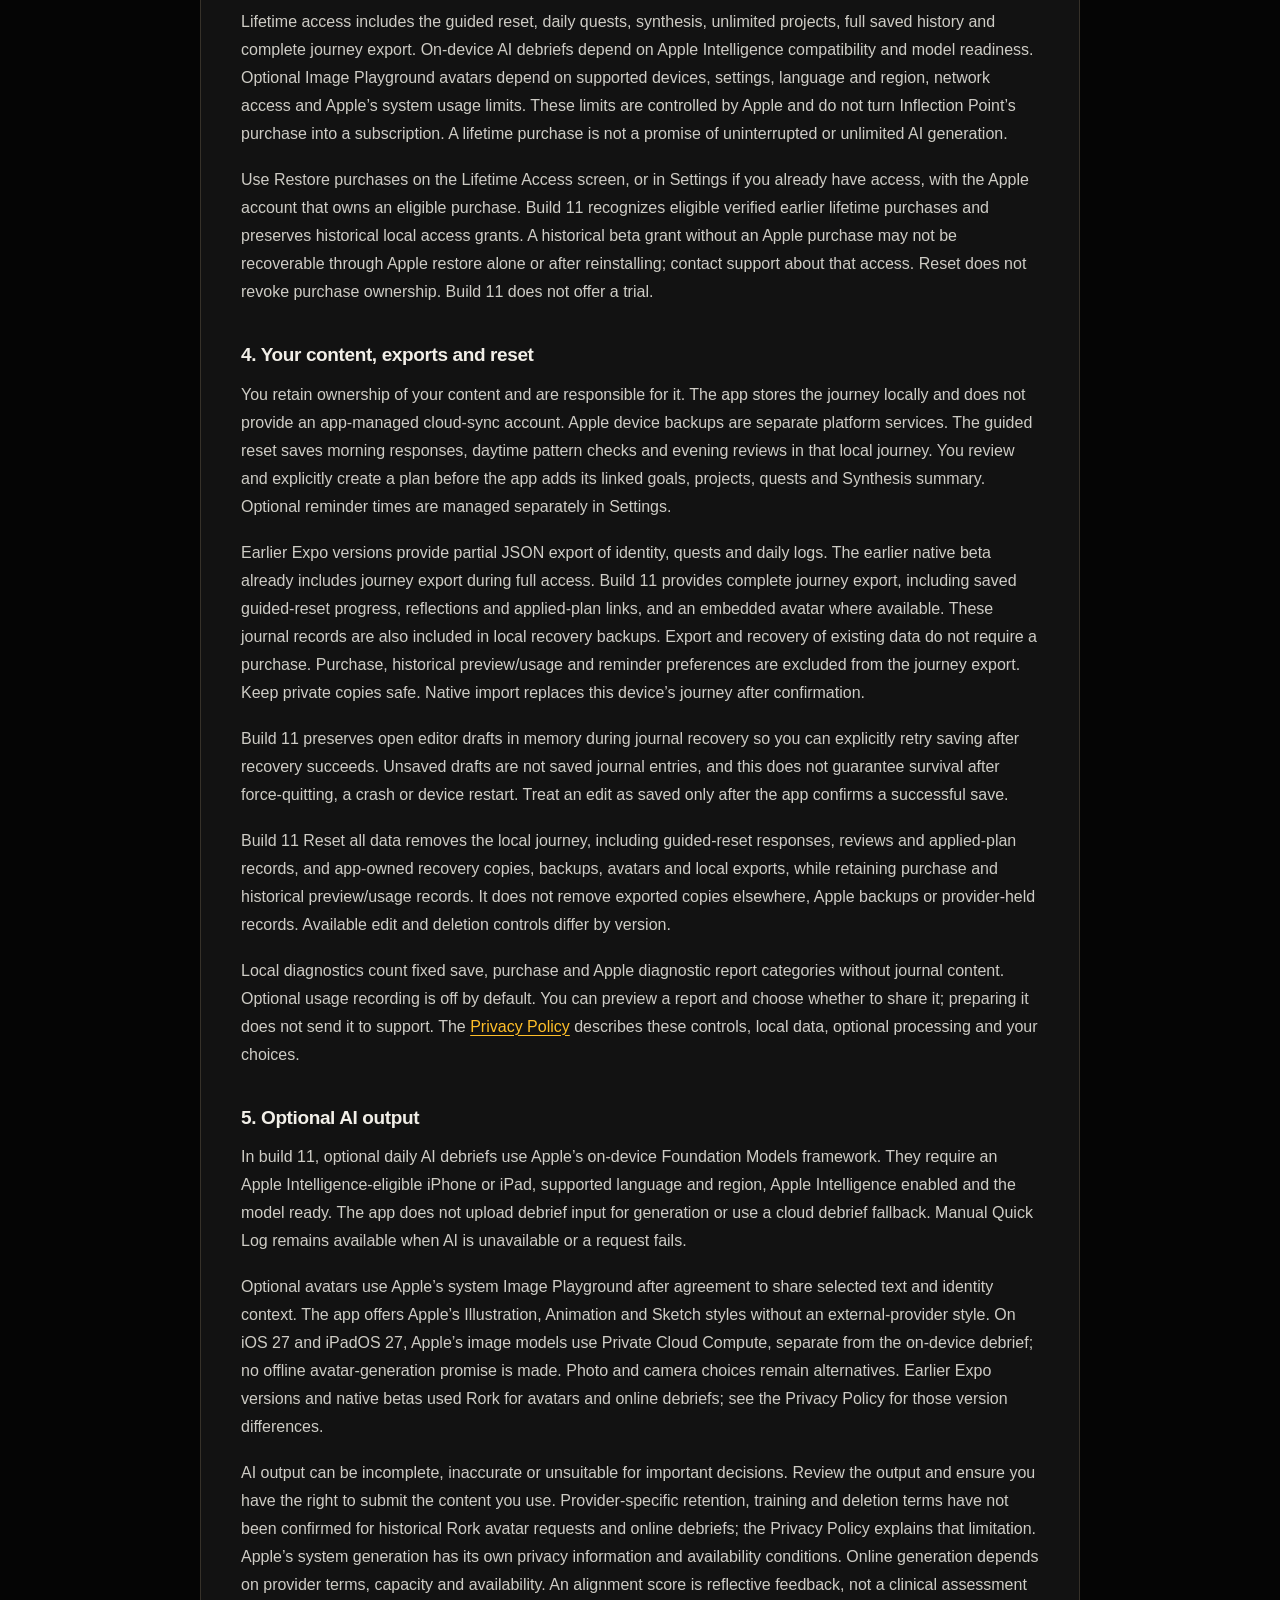
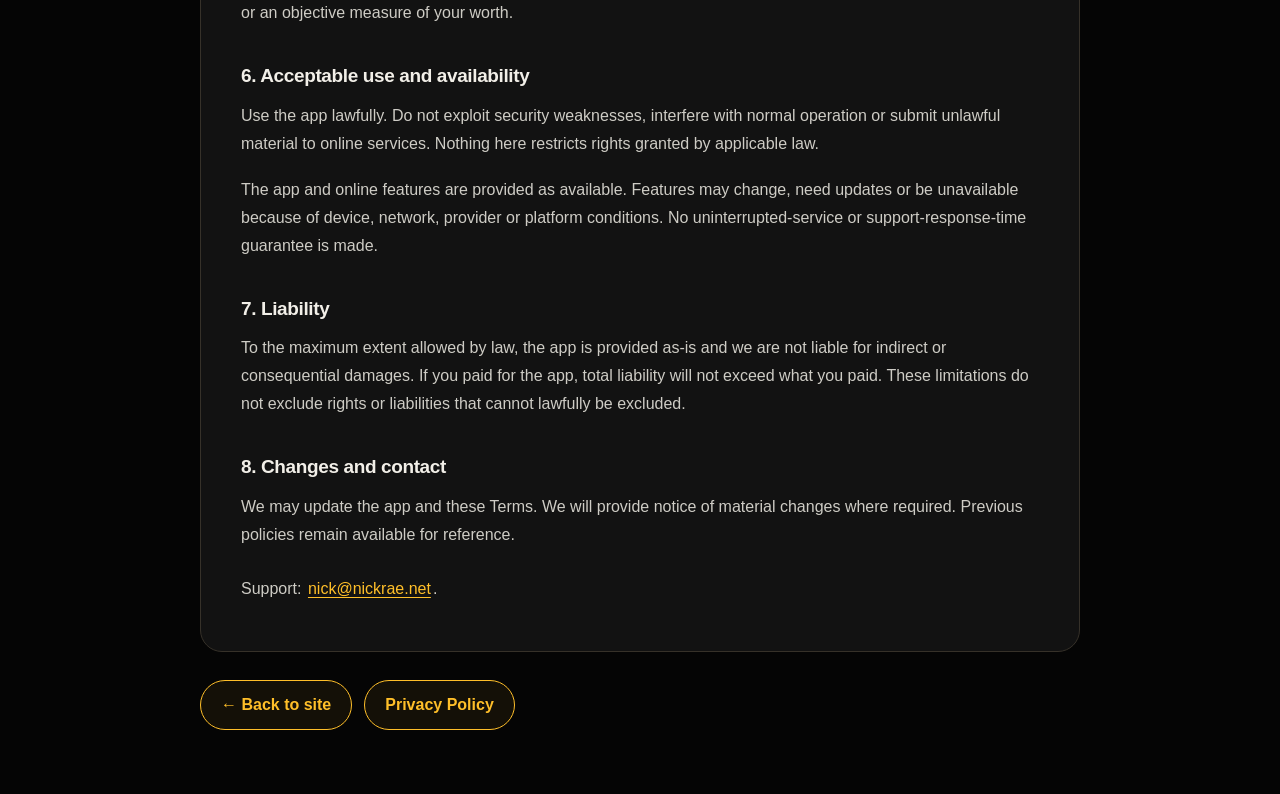
<file: terms-2026-10-21.html>
<!doctype html>
<html lang="en">
  <head>
    <meta charset="utf-8" />
    <meta name="referrer" content="no-referrer" />
    <meta
      http-equiv="Content-Security-Policy"
      content="default-src 'none'; script-src 'none'; style-src 'self'; img-src 'self'; font-src 'self'; connect-src 'none'; object-src 'none'; frame-src 'none'; base-uri 'none'; form-action 'none'; upgrade-insecure-requests"
    />
    <meta name="viewport" content="width=device-width, initial-scale=1" />
    <meta name="theme-color" content="#050505" />
    <title>Archived Terms of Service — October 21, 2026</title>
    <meta name="robots" content="noindex" />
    <meta
      name="description"
      content="Terms of Service for Inflection Point: local journals, optional on-device debriefs and system Image Playground avatars, purchases and your choices."
    />
    <link rel="canonical" href="https://inflectionpoint.me/terms-2026-10-21.html" />
    <link
      rel="icon"
      type="image/png"
      sizes="32x32"
      href="/images/favicon-32-20261005.png"
    />
    <link rel="stylesheet" href="/legal.css?v=20260930-native" />
  </head>
  <body>
    <a class="skip-link" href="#main-content">Skip to content</a>
    <main id="main-content" class="shell" tabindex="-1">
      <div class="eyebrow">Inflection Point</div>
      <h1>Terms of Service</h1>
      <p class="meta">Effective and last updated: October 21, 2026</p>
      <aside class="policy-notice" aria-label="Archived policy">
        <p>
          This is the October 21, 2026 policy, preserved for reference.
          <a href="/terms.html">Read the current policy</a>.
        </p>
      </aside>
      <aside class="policy-notice" aria-label="Release scope">
        <p>
          This page describes native TestFlight build 2026.10.20 (11), for
          iPhone and iPad running iOS 26 or iPadOS 26 or later, and distinguishes
          it from earlier Expo versions and native betas. Optional Apple
          Intelligence features have additional compatibility requirements.
          Public App Store release remains in preparation; TestFlight approval
          does not mean the app is publicly available on the App Store.
        </p>
        <p>
          Previous policies:
          <a href="/terms-2026-10-05.html">October 5, 2026</a> ·
          <a href="/terms-2026-09-30.html">September 30, 2026</a> ·
          <a href="/terms-2026-04-26.html">April 26, 2026</a>
        </p>
      </aside>
      <div class="card">
        <p>
          These Terms govern your use of Inflection Point. By downloading or
          using the app, you agree to these Terms. References to the planned
          public release do not announce a public release date.
        </p>
        <h2>1. Purpose and eligibility</h2>
        <p>
          Inflection Point supports identity-based planning, quests and
          reflection. It is for personal development and does not replace
          therapy, medical advice or mental-health treatment. It does not
          guarantee a personal, financial or health outcome.
        </p>
        <p>
          You must meet applicable law and Apple account requirements. You are
          responsible for access to your device and Apple account, the content
          you enter, and the copies you export or share. No separate Inflection
          Point login is required.
        </p>
        <h2>2. One-time access</h2>
        <p>
          Build 11 requires lifetime access before onboarding or use of the
          core protocol. It has no free trial, ongoing free tier or recurring
          subscription. Lifetime access includes the full saved reflection
          history. Export and recovery of existing data remain available without
          a purchase; these utilities do not create a free protocol tier.
        </p>
        <p>
          Earlier Expo versions and native betas offered preview and free access.
          Historical preview and usage records are retained during migration and
          reset; they do not create a new trial in build 11. Earlier native betas limit free-history visibility while retaining older saved entries.
          Earlier Expo versions can permanently prune older daily logs under their
          free-history limit. Previously deleted entries cannot be recovered
          merely by upgrading or purchasing lifetime access.
        </p>
        <h2>3. Lifetime purchase, pricing and restore</h2>
        <p>
          Lifetime access is a single non-consumable purchase with no
          auto-renewal. The planned US price is US$14.99; Apple’s displayed
          price and currency at purchase apply, and other storefront prices may
          differ. Payment and refunds are handled by Apple under its applicable
          policies.
        </p>
        <p>
          <strong>TestFlight purchase testing:</strong> purchases made in
          TestFlight use Apple’s test environment and are free during beta
          testing. A test purchase is not a paid production App Store lifetime
          purchase and does not carry over as one to the public release. This
          does not erase eligible existing lifetime purchases or preserved
          historical access grants. See
          <a href="https://testflight.apple.com/#installing-testing"
            >Apple’s TestFlight information</a
          >. The planned US$14.99 price describes the public release, not a
          charge for a TestFlight test transaction.
        </p>
        <p>
          Lifetime access includes the guided reset, daily quests, synthesis,
          unlimited projects, full saved history and complete journey export.
          On-device AI debriefs depend on Apple Intelligence compatibility and
          model readiness. Optional Image Playground avatars depend on supported
          devices, settings, language and region, network access and Apple’s
          system usage limits. These limits are controlled by Apple and do not
          turn Inflection Point’s purchase into a subscription. A lifetime
          purchase is not a promise of uninterrupted or unlimited AI generation.
        </p>
        <p>
          Use Restore purchases on the Lifetime Access screen, or in Settings
          if you already have access, with the Apple account that owns an eligible
          purchase. Build 11 recognizes eligible verified earlier lifetime
          purchases and preserves historical local access grants. A historical
          beta grant without an Apple purchase may not be recoverable through Apple restore alone or after
          reinstalling; contact support about that access. Reset does not revoke
          purchase ownership. Build 11 does not offer a trial.
        </p>
        <h2>4. Your content, exports and reset</h2>
        <p>
          You retain ownership of your content and are responsible for it. The
          app stores the journey locally and does not provide an app-managed
          cloud-sync account. Apple device backups are separate platform
          services. The guided reset saves morning responses, daytime pattern
          checks and evening reviews in that local journey. You review and
          explicitly create a plan before the app adds its linked goals,
          projects, quests and Synthesis summary. Optional reminder times are
          managed separately in Settings.
        </p>
        <p>
          Earlier Expo versions provide partial JSON export of identity, quests
          and daily logs. The earlier native beta already includes journey
          export during full access. Build 11 provides complete journey export, including saved guided-reset progress,
          reflections and applied-plan links, and an embedded avatar where
          available. These journal records are also included in local recovery
          backups. Export and recovery of existing data do not require a purchase.
          Purchase, historical preview/usage and reminder preferences are excluded
          from the journey export. Keep private copies safe. Native import replaces
          this device’s
          journey after confirmation.
        </p>
        <p>
          Build 11 preserves open editor drafts in memory during journal
          recovery so you can explicitly retry saving after recovery succeeds.
          Unsaved drafts are not saved journal entries, and this does not
          guarantee survival after force-quitting, a crash or device restart.
          Treat an edit as saved only after the app confirms a successful save.
        </p>
        <p>
          Build 11 Reset all data removes the local journey, including
          guided-reset responses, reviews and applied-plan records, and
          app-owned recovery copies, backups, avatars and local exports, while
          retaining purchase and historical preview/usage records. It does not
          remove exported copies elsewhere, Apple backups or provider-held records.
          Available edit and deletion controls differ by version.
        </p>
        <p>
          Local diagnostics count fixed save, purchase and Apple diagnostic
          report categories without journal content. Optional usage recording
          is off by default. You can preview a report and choose whether to
          share it; preparing it does not send it to support. The
          <a href="/privacy.html">Privacy Policy</a> describes these controls,
          local data, optional processing and your choices.
        </p>
        <h2>5. Optional AI output</h2>
        <p>
          In build 11, optional daily AI debriefs use Apple’s on-device
          Foundation Models framework. They require an Apple
          Intelligence-eligible iPhone or iPad, supported language and region,
          Apple Intelligence enabled and the model ready. The app does not upload debrief input for generation
          or use a cloud debrief fallback. Manual Quick Log remains available
          when AI is unavailable or a request fails.
        </p>
        <p>
          Optional avatars use Apple’s system Image Playground after agreement
          to share selected text and identity context. The app offers Apple’s
          Illustration, Animation and Sketch styles without an external-provider
          style. On iOS 27 and iPadOS 27, Apple’s image models use Private
          Cloud Compute, separate from the on-device debrief; no offline avatar-generation
          promise is made. Photo and camera choices remain alternatives.
          Earlier Expo versions and native betas used Rork for avatars and
          online debriefs; see the Privacy Policy for those version differences.
        </p>
        <p>
          AI output can be incomplete, inaccurate or unsuitable for important
          decisions. Review the output and ensure you have the right to submit
          the content you use. Provider-specific retention, training and
          deletion terms have not been confirmed for historical Rork avatar
          requests and online debriefs; the Privacy Policy explains that
          limitation. Apple’s system generation has its own privacy information
          and availability conditions. Online generation depends on provider terms, capacity
          and availability. An alignment score is reflective feedback, not a
          clinical assessment or an objective measure of your worth.
        </p>
        <h2>6. Acceptable use and availability</h2>
        <p>
          Use the app lawfully. Do not exploit security weaknesses, interfere
          with normal operation or submit unlawful material to online services.
          Nothing here restricts rights granted by applicable law.
        </p>
        <p>
          The app and online features are provided as available. Features may
          change, need updates or be unavailable because of device, network,
          provider or platform conditions. No uninterrupted-service or
          support-response-time guarantee is made.
        </p>
        <h2>7. Liability</h2>
        <p>
          To the maximum extent allowed by law, the app is provided as-is and we
          are not liable for indirect or consequential damages. If you paid for
          the app, total liability will not exceed what you paid. These
          limitations do not exclude rights or liabilities that cannot lawfully
          be excluded.
        </p>
        <h2>8. Changes and contact</h2>
        <p>
          We may update the app and these Terms. We will provide notice of
          material changes where required. Previous policies remain available
          for reference.
        </p>
        <p>
          Support:
          <a
            class="contact-link"
            href="mailto:nick@nickrae.net?subject=Inflection%20Point%20support"
            >nick@nickrae.net</a
          >.
        </p>
      </div>
      <nav class="policy-nav" aria-label="Policy navigation">
        <a class="back" href="/">← Back to site</a>
        <a class="back" href="/privacy.html">Privacy Policy</a>
      </nav>
    </main>
  </body>
</html>
</file>
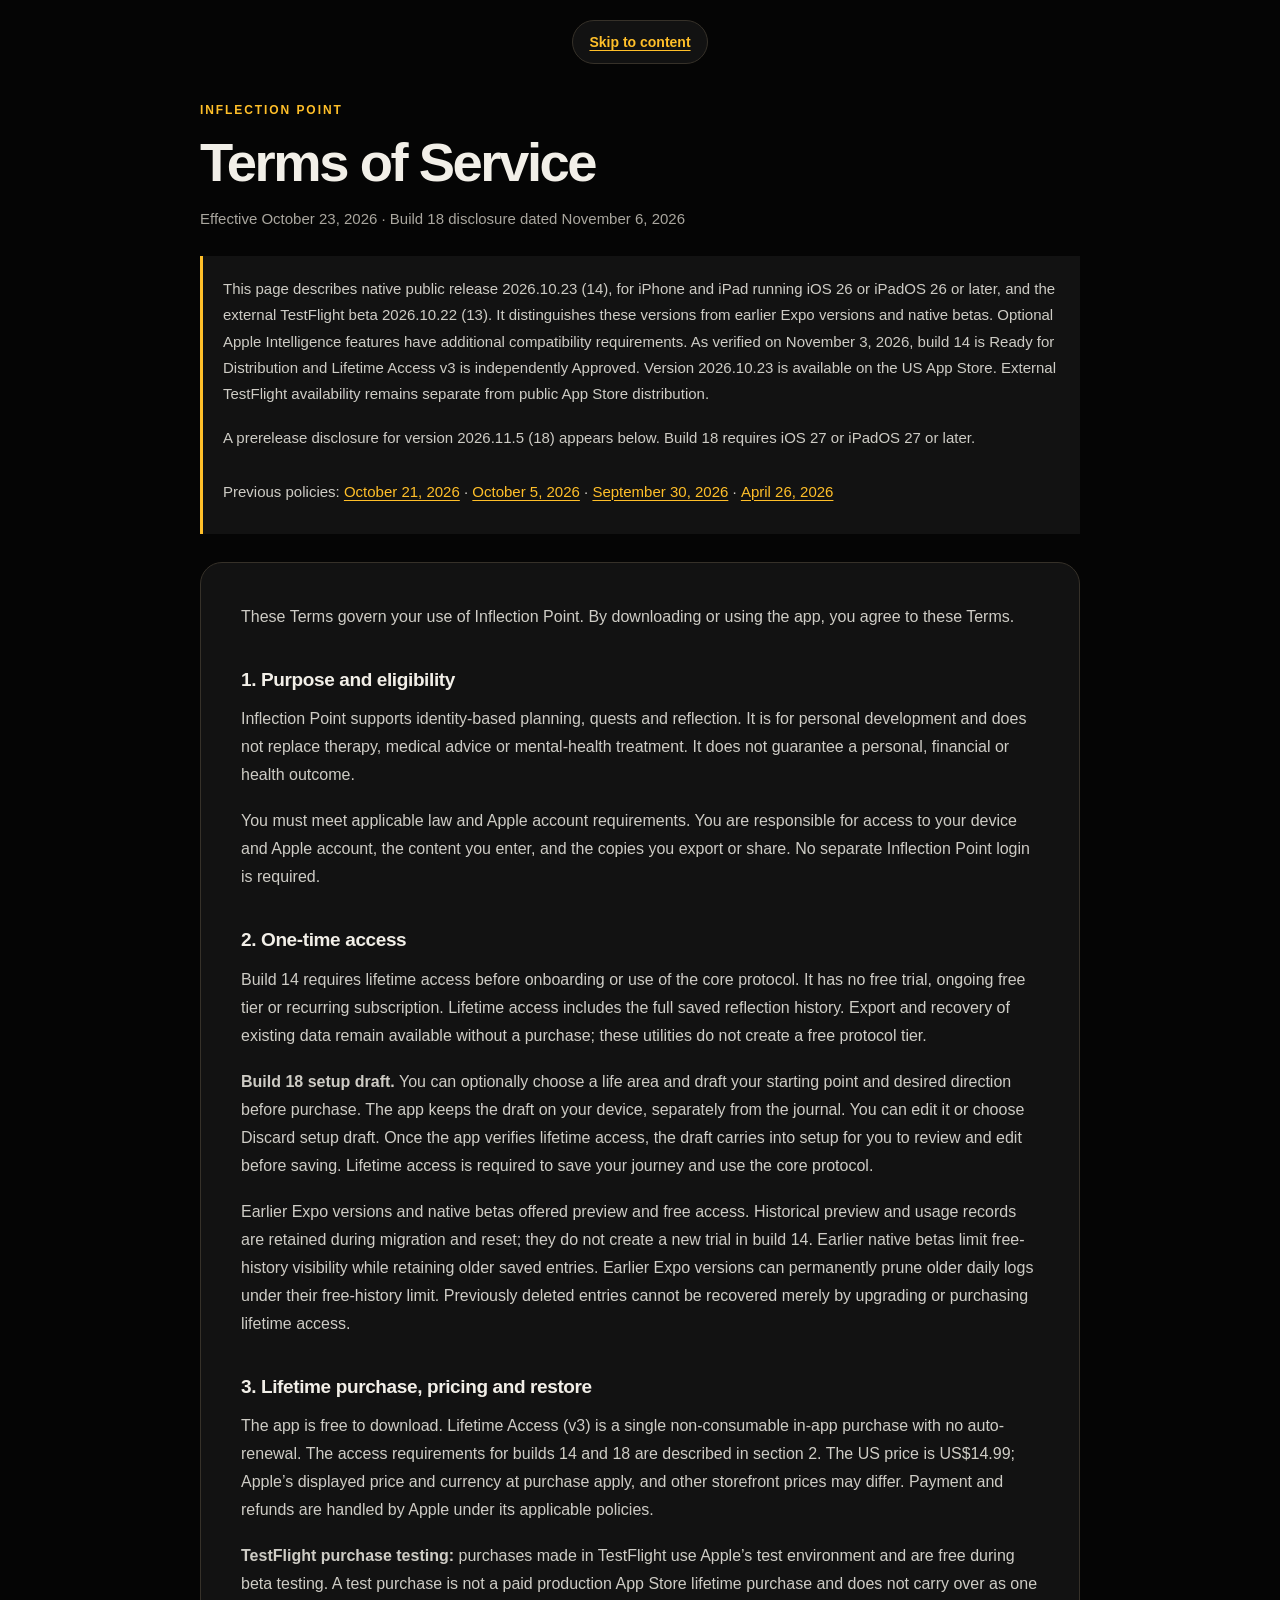
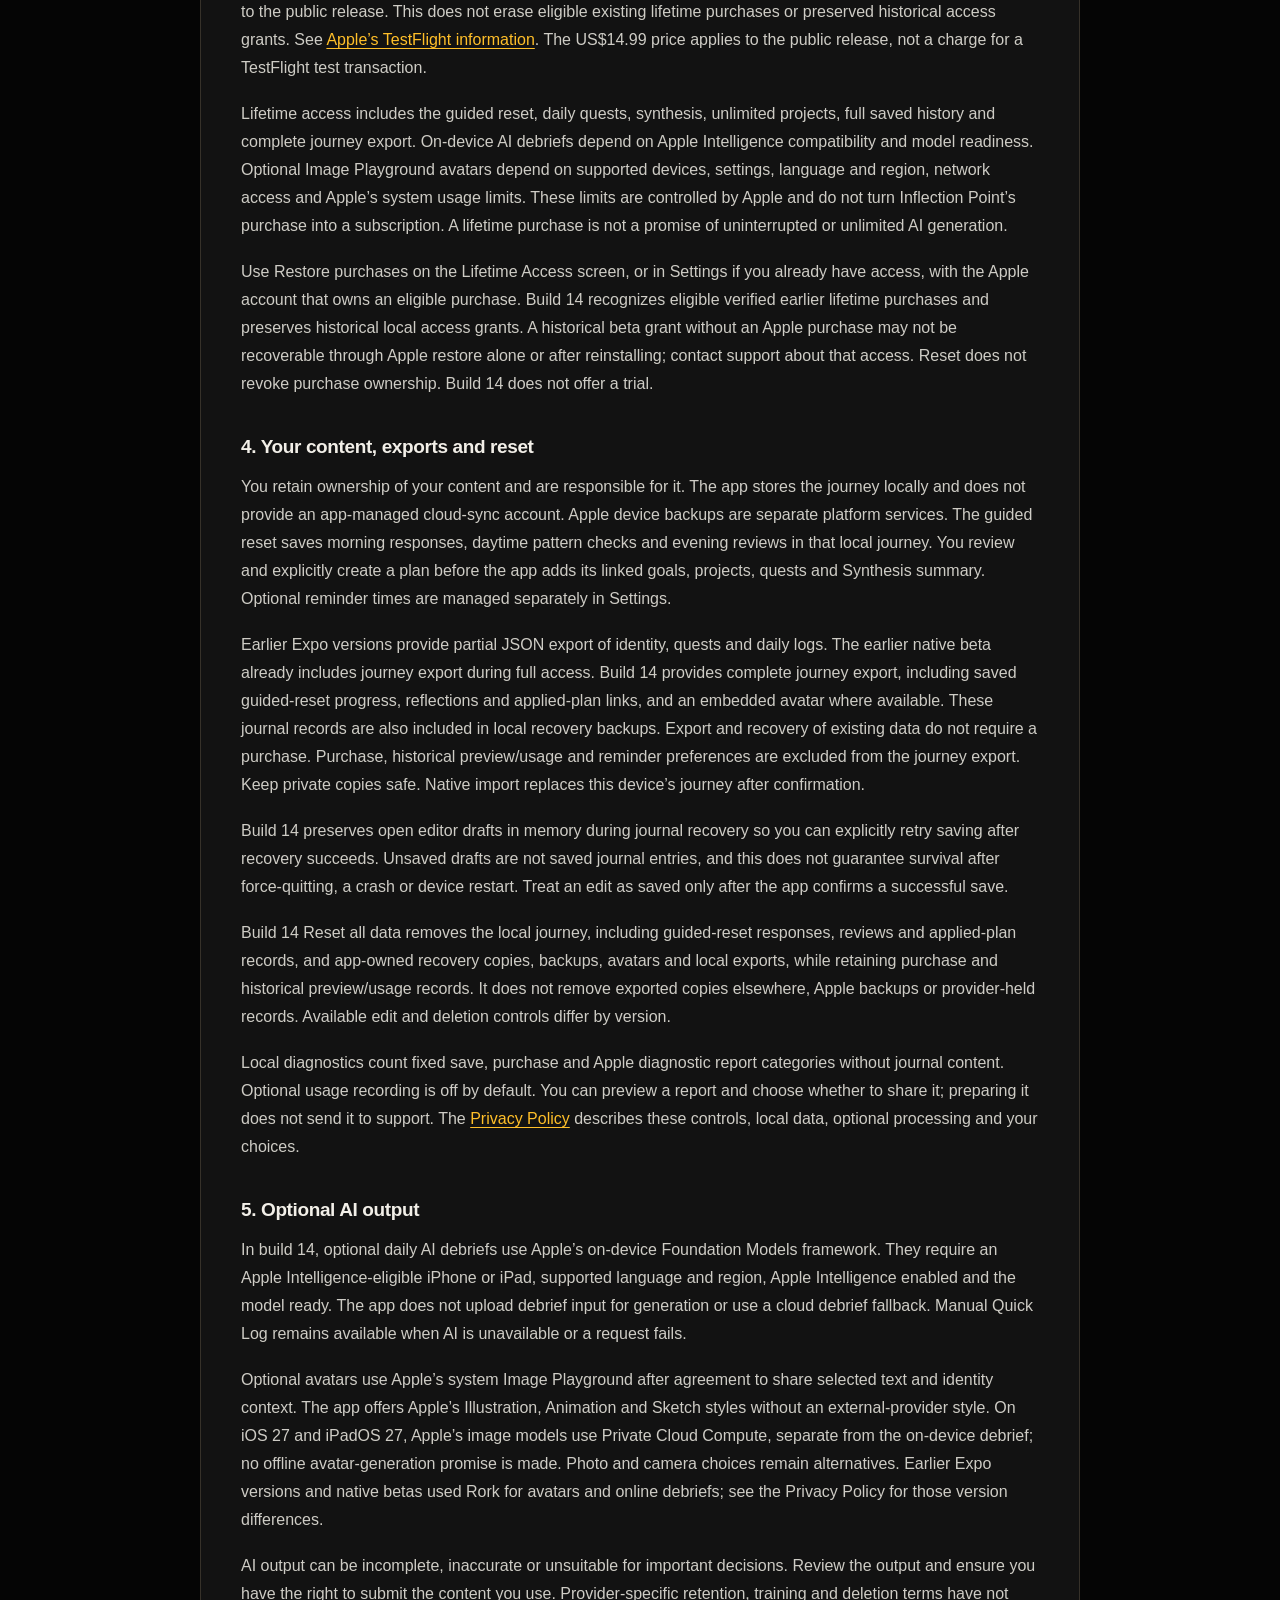
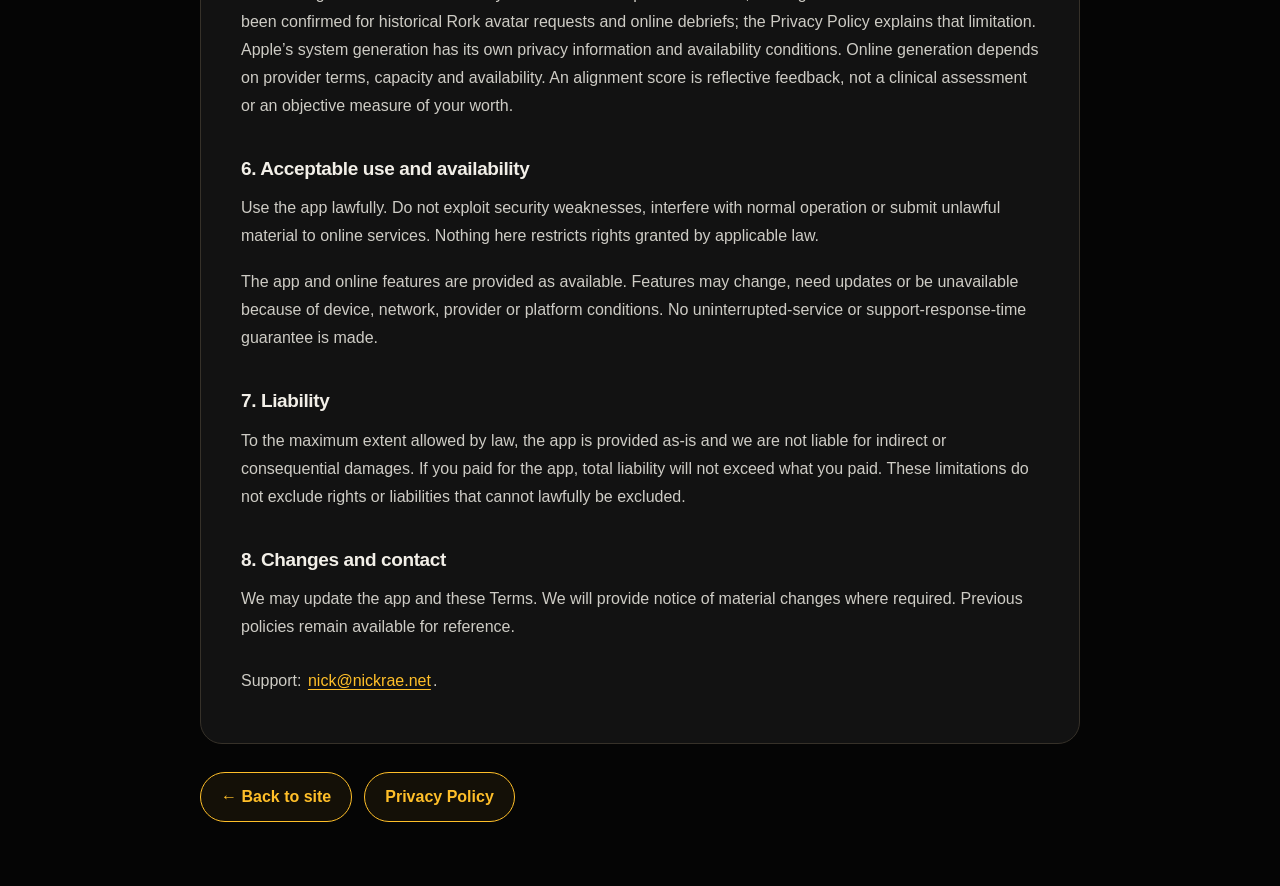
<file: terms.html>
<!doctype html>
<html lang="en">
  <head>
    <meta charset="utf-8" />
    <meta name="referrer" content="no-referrer" />
    <meta
      http-equiv="Content-Security-Policy"
      content="default-src 'none'; script-src 'none'; style-src 'self'; img-src 'self'; font-src 'self'; connect-src 'none'; object-src 'none'; frame-src 'none'; base-uri 'none'; form-action 'none'; upgrade-insecure-requests"
    />
    <meta name="viewport" content="width=device-width, initial-scale=1" />
    <meta name="theme-color" content="#050505" />
    <title>Inflection Point Terms of Service</title>
    <meta
      name="description"
      content="Terms of Service for Inflection Point: local journals, optional on-device debriefs and system Image Playground avatars, purchases and your choices."
    />
    <link rel="canonical" href="https://inflectionpoint.me/terms.html" />
    <link
      rel="icon"
      type="image/png"
      sizes="32x32"
      href="/images/favicon-32-20261005.png"
    />
    <link rel="stylesheet" href="/legal.css?v=20260930-native" />
  </head>
  <body>
    <a class="skip-link" href="#main-content">Skip to content</a>
    <main id="main-content" class="shell" tabindex="-1">
      <div class="eyebrow">Inflection Point</div>
      <h1>Terms of Service</h1>
      <p class="meta">
        Effective October 23, 2026 · Build 18 disclosure dated November 6, 2026
      </p>
      <aside class="policy-notice" aria-label="Release scope">
        <p>
          This page describes native public release 2026.10.23 (14), for
          iPhone and iPad running iOS 26 or iPadOS 26 or later, and the
          external TestFlight beta 2026.10.22 (13). It distinguishes these
          versions from earlier Expo versions and native betas. Optional Apple
          Intelligence features have additional compatibility requirements.
          As verified on November 3, 2026, build 14 is Ready for Distribution
          and Lifetime Access v3 is independently Approved. Version 2026.10.23
          is available on the US App Store. External TestFlight availability
          remains separate from public App Store distribution.
        </p>
        <p>
          A prerelease disclosure for version 2026.11.5 (18) appears below.
          Build 18 requires iOS 27 or iPadOS 27 or later.
        </p>
        <p>
          Previous policies:
          <a href="/terms-2026-10-21.html">October 21, 2026</a> ·
          <a href="/terms-2026-10-05.html">October 5, 2026</a> ·
          <a href="/terms-2026-09-30.html">September 30, 2026</a> ·
          <a href="/terms-2026-04-26.html">April 26, 2026</a>
        </p>
      </aside>
      <div class="card">
        <p>
          These Terms govern your use of Inflection Point. By downloading or
          using the app, you agree to these Terms.
        </p>
        <h2>1. Purpose and eligibility</h2>
        <p>
          Inflection Point supports identity-based planning, quests and
          reflection. It is for personal development and does not replace
          therapy, medical advice or mental-health treatment. It does not
          guarantee a personal, financial or health outcome.
        </p>
        <p>
          You must meet applicable law and Apple account requirements. You are
          responsible for access to your device and Apple account, the content
          you enter, and the copies you export or share. No separate Inflection
          Point login is required.
        </p>
        <h2>2. One-time access</h2>
        <p>
          Build 14 requires lifetime access before onboarding or use of the
          core protocol. It has no free trial, ongoing free tier or recurring
          subscription. Lifetime access includes the full saved reflection
          history. Export and recovery of existing data remain available without
          a purchase; these utilities do not create a free protocol tier.
        </p>
        <p>
          <strong>Build 18 setup draft.</strong> You can optionally choose a
          life area and draft your starting point and desired direction before
          purchase. The app keeps the draft on your device, separately from the
          journal. You can edit it or choose Discard setup draft. Once the app
          verifies lifetime access, the draft carries into setup for you to review
          and edit before saving. Lifetime access is required to save your
          journey and use the core protocol.
        </p>
        <p>
          Earlier Expo versions and native betas offered preview and free access.
          Historical preview and usage records are retained during migration and
          reset; they do not create a new trial in build 14. Earlier native betas limit free-history visibility while retaining older saved entries.
          Earlier Expo versions can permanently prune older daily logs under their
          free-history limit. Previously deleted entries cannot be recovered
          merely by upgrading or purchasing lifetime access.
        </p>
        <h2>3. Lifetime purchase, pricing and restore</h2>
        <p>
          The app is free to download. Lifetime Access (v3) is a single
          non-consumable in-app purchase with no auto-renewal. The access
          requirements for builds 14 and 18 are described in section 2.
          The US price is US$14.99; Apple’s
          displayed price and currency at purchase apply, and other storefront
          prices may differ. Payment and refunds are handled by Apple under
          its applicable policies.
        </p>
        <p>
          <strong>TestFlight purchase testing:</strong> purchases made in
          TestFlight use Apple’s test environment and are free during beta
          testing. A test purchase is not a paid production App Store lifetime
          purchase and does not carry over as one to the public release. This
          does not erase eligible existing lifetime purchases or preserved
          historical access grants. See
          <a href="https://testflight.apple.com/#installing-testing"
            >Apple’s TestFlight information</a
          >. The US$14.99 price applies to the public release, not a
          charge for a TestFlight test transaction.
        </p>
        <p>
          Lifetime access includes the guided reset, daily quests, synthesis,
          unlimited projects, full saved history and complete journey export.
          On-device AI debriefs depend on Apple Intelligence compatibility and
          model readiness. Optional Image Playground avatars depend on supported
          devices, settings, language and region, network access and Apple’s
          system usage limits. These limits are controlled by Apple and do not
          turn Inflection Point’s purchase into a subscription. A lifetime
          purchase is not a promise of uninterrupted or unlimited AI generation.
        </p>
        <p>
          Use Restore purchases on the Lifetime Access screen, or in Settings
          if you already have access, with the Apple account that owns an eligible
          purchase. Build 14 recognizes eligible verified earlier lifetime
          purchases and preserves historical local access grants. A historical
          beta grant without an Apple purchase may not be recoverable through Apple restore alone or after
          reinstalling; contact support about that access. Reset does not revoke
          purchase ownership. Build 14 does not offer a trial.
        </p>
        <h2>4. Your content, exports and reset</h2>
        <p>
          You retain ownership of your content and are responsible for it. The
          app stores the journey locally and does not provide an app-managed
          cloud-sync account. Apple device backups are separate platform
          services. The guided reset saves morning responses, daytime pattern
          checks and evening reviews in that local journey. You review and
          explicitly create a plan before the app adds its linked goals,
          projects, quests and Synthesis summary. Optional reminder times are
          managed separately in Settings.
        </p>
        <p>
          Earlier Expo versions provide partial JSON export of identity, quests
          and daily logs. The earlier native beta already includes journey
          export during full access. Build 14 provides complete journey export, including saved guided-reset progress,
          reflections and applied-plan links, and an embedded avatar where
          available. These journal records are also included in local recovery
          backups. Export and recovery of existing data do not require a purchase.
          Purchase, historical preview/usage and reminder preferences are excluded
          from the journey export. Keep private copies safe. Native import replaces
          this device’s
          journey after confirmation.
        </p>
        <p>
          Build 14 preserves open editor drafts in memory during journal
          recovery so you can explicitly retry saving after recovery succeeds.
          Unsaved drafts are not saved journal entries, and this does not
          guarantee survival after force-quitting, a crash or device restart.
          Treat an edit as saved only after the app confirms a successful save.
        </p>
        <p>
          Build 14 Reset all data removes the local journey, including
          guided-reset responses, reviews and applied-plan records, and
          app-owned recovery copies, backups, avatars and local exports, while
          retaining purchase and historical preview/usage records. It does not
          remove exported copies elsewhere, Apple backups or provider-held records.
          Available edit and deletion controls differ by version.
        </p>
        <p>
          Local diagnostics count fixed save, purchase and Apple diagnostic
          report categories without journal content. Optional usage recording
          is off by default. You can preview a report and choose whether to
          share it; preparing it does not send it to support. The
          <a href="/privacy.html">Privacy Policy</a> describes these controls,
          local data, optional processing and your choices.
        </p>
        <h2>5. Optional AI output</h2>
        <p>
          In build 14, optional daily AI debriefs use Apple’s on-device
          Foundation Models framework. They require an Apple
          Intelligence-eligible iPhone or iPad, supported language and region,
          Apple Intelligence enabled and the model ready. The app does not upload debrief input for generation
          or use a cloud debrief fallback. Manual Quick Log remains available
          when AI is unavailable or a request fails.
        </p>
        <p>
          Optional avatars use Apple’s system Image Playground after agreement
          to share selected text and identity context. The app offers Apple’s
          Illustration, Animation and Sketch styles without an external-provider
          style. On iOS 27 and iPadOS 27, Apple’s image models use Private
          Cloud Compute, separate from the on-device debrief; no offline avatar-generation
          promise is made. Photo and camera choices remain alternatives.
          Earlier Expo versions and native betas used Rork for avatars and
          online debriefs; see the Privacy Policy for those version differences.
        </p>
        <p>
          AI output can be incomplete, inaccurate or unsuitable for important
          decisions. Review the output and ensure you have the right to submit
          the content you use. Provider-specific retention, training and
          deletion terms have not been confirmed for historical Rork avatar
          requests and online debriefs; the Privacy Policy explains that
          limitation. Apple’s system generation has its own privacy information
          and availability conditions. Online generation depends on provider terms, capacity
          and availability. An alignment score is reflective feedback, not a
          clinical assessment or an objective measure of your worth.
        </p>
        <h2>6. Acceptable use and availability</h2>
        <p>
          Use the app lawfully. Do not exploit security weaknesses, interfere
          with normal operation or submit unlawful material to online services.
          Nothing here restricts rights granted by applicable law.
        </p>
        <p>
          The app and online features are provided as available. Features may
          change, need updates or be unavailable because of device, network,
          provider or platform conditions. No uninterrupted-service or
          support-response-time guarantee is made.
        </p>
        <h2>7. Liability</h2>
        <p>
          To the maximum extent allowed by law, the app is provided as-is and we
          are not liable for indirect or consequential damages. If you paid for
          the app, total liability will not exceed what you paid. These
          limitations do not exclude rights or liabilities that cannot lawfully
          be excluded.
        </p>
        <h2>8. Changes and contact</h2>
        <p>
          We may update the app and these Terms. We will provide notice of
          material changes where required. Previous policies remain available
          for reference.
        </p>
        <p>
          Support:
          <a
            class="contact-link"
            href="mailto:nick@nickrae.net?subject=Inflection%20Point%20support"
            >nick@nickrae.net</a
          >.
        </p>
      </div>
      <nav class="policy-nav" aria-label="Policy navigation">
        <a class="back" href="/">← Back to site</a>
        <a class="back" href="/privacy.html">Privacy Policy</a>
      </nav>
    </main>
  </body>
</html>
</file>
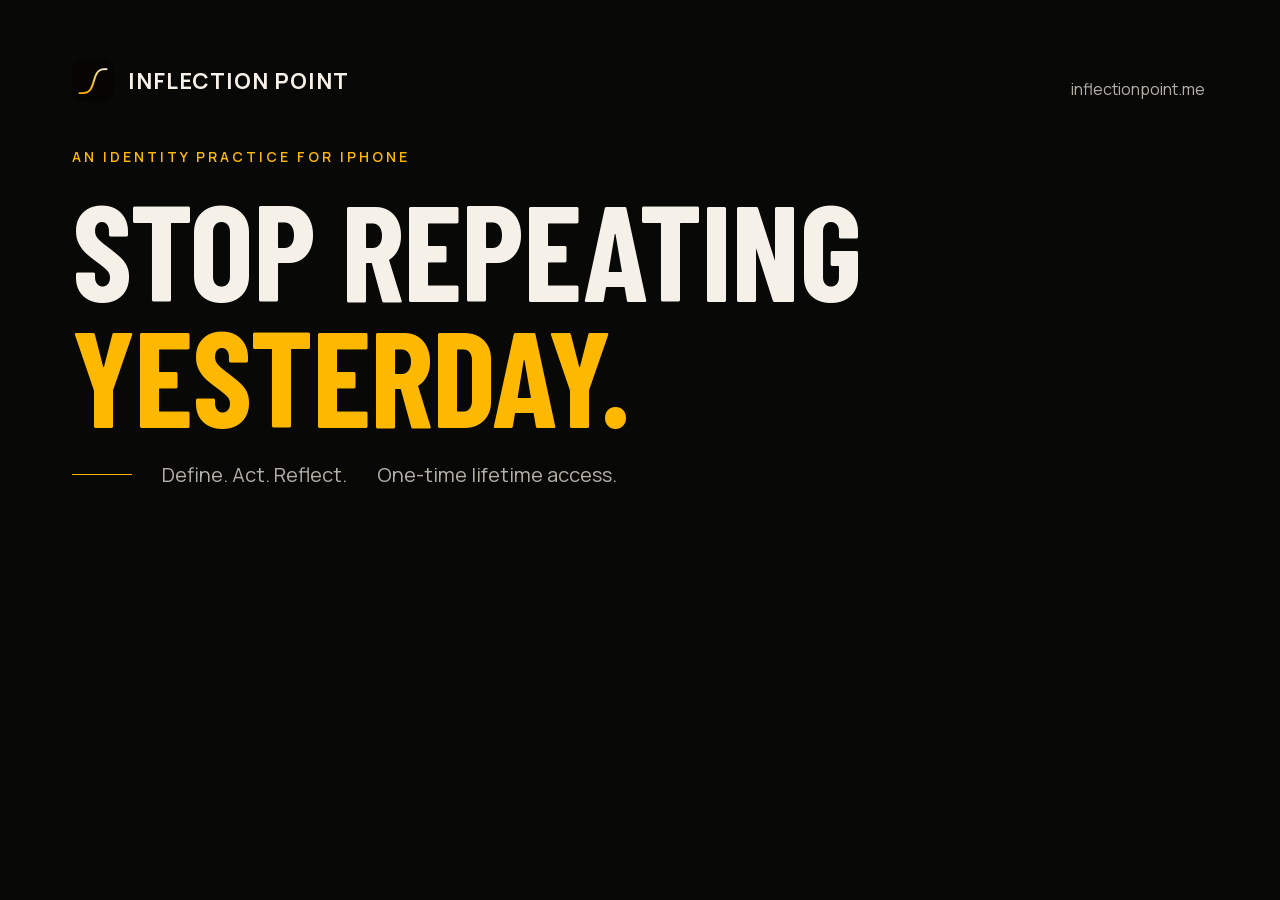
<file: _design/social-card.html>
<!doctype html>
<html lang="en"><head><meta charset="utf-8"><meta name="robots" content="noindex"><title>Inflection Point social card source</title><style>
@font-face{font-family:Barlow;font-weight:700;src:url("../fonts/barlow-condensed-latin-700.woff2")}
@font-face{font-family:Manrope;font-weight:400 700;src:url("../fonts/manrope-latin-variable.woff2")}
*{box-sizing:border-box}body{width:1200px;height:630px;overflow:hidden;margin:0;background:#080807;color:#f5f1e8;padding:60px 72px;font-family:Manrope}
.brand{display:flex;gap:14px;align-items:center;font-weight:700;letter-spacing:1px;font-size:22px}.brand img{width:42px;height:42px;border-radius:10px}
.label{margin-top:45px;font-size:14px;letter-spacing:3px;color:#ffb800;font-weight:600}h1{font-family:Barlow;font-size:135px;font-weight:700;line-height:.93;letter-spacing:-1px;margin:20px 0 24px;text-transform:uppercase}h1 span{color:#ffb800}
.bottom{font-size:20px;color:#b3b0a7;display:flex;gap:30px;align-items:center}.line{width:60px;height:1px;background:#ffb800}.site{position:absolute;right:75px;top:78px;color:#b3b0a7;font-size:16px}
</style></head><body><div class="brand"><img src="../images/app-icon-20261005.png" alt=""><span>INFLECTION POINT</span></div><div class="site">inflectionpoint.me</div><div class="label">AN IDENTITY PRACTICE FOR IPHONE</div><h1>Stop repeating<br><span>yesterday.</span></h1><div class="bottom"><span class="line"></span><span>Define. Act. Reflect.</span><span>One-time lifetime access.</span></div></body></html>
</file>
<file: styles.css>
@font-face {
  font-family: "Barlow Condensed";
  font-style: normal;
  font-weight: 700;
  font-display: swap;
  src: url("/fonts/barlow-condensed-latin-700.woff2") format("woff2");
}
@font-face {
  font-family: Manrope;
  font-style: normal;
  font-weight: 400 700;
  font-display: swap;
  src: url("/fonts/manrope-latin-variable.woff2") format("woff2");
}
:root {
  color-scheme: dark;
  --bg: #080807;
  --panel: #121211;
  --text: #f5f1e8;
  --muted: #b3b0a7;
  --dim: #939188;
  --amber: #ffb800;
  --line: #32322d;
  --wrap: 1160px;
  --anchor-offset: calc(5rem + 32px);
}
.error-page h1 {
  font-size: clamp(4rem, 12vw, 7rem);
  margin-top: 25px;
}
.error-page .error-copy {
  color: var(--muted);
  max-width: 450px;
  margin-top: 25px;
}
.error-page .error-action {
  margin-top: 32px;
}
*,
*::before,
*::after {
  box-sizing: border-box;
}
html {
  scroll-behavior: smooth;
}
body {
  margin: 0;
  background: var(--bg);
  color: var(--text);
  font-family: Manrope, "Helvetica Neue", sans-serif;
  font-size: 1rem;
  line-height: 1.65;
  overflow-wrap: anywhere;
  -webkit-font-smoothing: antialiased;
}
a {
  color: inherit;
  text-underline-offset: 5px;
  touch-action: manipulation;
  -webkit-tap-highlight-color: rgba(255, 184, 0, 0.15);
}
a:hover {
  color: var(--amber);
}
a:focus-visible,
summary:focus-visible {
  outline: 2px solid var(--amber);
  outline-offset: 5px;
  border-radius: 3px;
}
img {
  display: block;
  max-width: 100%;
  height: auto;
}
p,
h1,
h2,
h3,
figure {
  margin: 0;
}
h1,
h2 {
  font-family: "Barlow Condensed", "Arial Narrow", sans-serif;
  font-weight: 700;
  line-height: 0.95;
  text-wrap: balance;
}
h3 {
  font-size: 1.06rem;
  line-height: 1.4;
  font-weight: 700;
}
.wrap {
  width: min(var(--wrap), calc(100% - 64px));
  margin-inline: auto;
}
.skip-link {
  position: fixed;
  top: 12px;
  left: 20px;
  z-index: 100;
  background: var(--amber);
  color: var(--bg);
  padding: 12px 20px;
  transform: translateY(-180%);
  font-weight: 700;
}
.skip-link:focus {
  transform: translateY(0);
  color: var(--bg);
}
.site-header {
  position: sticky;
  top: 0;
  z-index: 40;
  border-bottom: 1px solid var(--line);
  background: var(--bg);
}
.header-inner {
  min-height: 82px;
  flex-wrap: wrap;
  padding-block: 12px;
  display: flex;
  align-items: center;
  justify-content: space-between;
  gap: 28px;
}
.brand {
  display: inline-flex;
  align-items: center;
  gap: 10px;
  font-size: 0.86rem;
  font-weight: 700;
  letter-spacing: 0.03em;
  text-decoration: none;
  min-width: 0;
  min-height: 44px;
}
.brand img {
  flex: none;
  border-radius: 9px;
}
.site-header nav {
  display: flex;
  flex-wrap: wrap;
  gap: 22px;
}
.site-header nav a,
.site-footer nav a {
  display: inline-flex;
  align-items: center;
  min-height: 44px;
  min-width: 44px;
  justify-content: center;
  font-size: 0.8rem;
  text-decoration: none;
  color: var(--muted);
}
.site-header nav a:hover,
.site-footer nav a:hover {
  color: var(--text);
}
.button {
  display: inline-flex;
  align-items: center;
  justify-content: center;
  gap: 30px;
  background: var(--amber);
  color: #080807;
  font-size: 0.88rem;
  line-height: 1.4;
  font-weight: 700;
  min-height: 56px;
  max-width: 100%;
  padding: 16px 22px;
  border: 1px solid var(--amber);
  border-radius: 3px;
  text-decoration: none;
  transition:
    background-color 0.18s,
    border-color 0.18s;
}
.button:hover {
  color: #080807;
  background: #ffce4d;
  border-color: #ffce4d;
}
.button span {
  font-size: 1.2rem;
  line-height: 1;
}
.button-small {
  font-size: 0.74rem;
  min-height: 44px;
  padding: 11px 15px;
  gap: 14px;
}
.text-link {
  display: inline-flex;
  align-items: center;
  gap: 14px;
  min-height: 44px;
  font-size: 0.85rem;
  font-weight: 600;
  text-decoration: underline;
}
.eyebrow {
  font-size: 0.66rem;
  font-weight: 700;
  text-transform: uppercase;
  letter-spacing: 0.19em;
  color: var(--amber);
  display: flex;
  align-items: center;
  gap: 10px;
}
.status-dot {
  display: inline-block;
  width: 6px;
  height: 6px;
  border-radius: 50%;
  background: var(--amber);
}
.hero {
  display: grid;
  grid-template-columns: minmax(0, 1.15fr) minmax(0, 1fr);
  align-items: center;
  gap: 40px;
  padding-block: 68px 52px;
  min-height: 770px;
}
.hero-copy {
  min-width: 0;
  position: relative;
  z-index: 1;
}
.hero h1 {
  font-size: clamp(5.2rem, 8.8vw, 8.2rem);
  text-transform: uppercase;
  letter-spacing: -0.025em;
  margin-top: 26px;
  max-width: 640px;
}
.hero h1 span {
  color: var(--amber);
  display: block;
}
.hero-intro {
  font-size: 1.18rem;
  line-height: 1.55;
  margin-top: 28px;
  max-width: 540px;
  font-weight: 600;
}
.hero-description {
  color: var(--muted);
  font-size: 0.91rem;
  max-width: 470px;
  margin-top: 16px;
}
.actions {
  display: flex;
  flex-wrap: wrap;
  gap: 18px 24px;
  align-items: center;
  margin-top: 30px;
}
.launch-status {
  font-size: 0.72rem;
  color: var(--dim);
  margin-top: 13px;
}
.hero-facts {
  list-style: none;
  padding: 23px 0 0;
  margin: 26px 0 0;
  border-top: 1px solid var(--line);
  display: flex;
  gap: 18px;
  flex-wrap: wrap;
  font-size: 0.69rem;
  color: var(--muted);
}
.hero-facts li + li::before {
  content: "/";
  color: var(--amber);
  margin-right: 18px;
}
.hero-figure {
  margin: 0;
  min-width: 0;
}
.figure-label {
  display: flex;
  justify-content: space-between;
  gap: 16px;
  color: var(--dim);
  font-size: 0.59rem;
  letter-spacing: 0.1em;
  text-transform: uppercase;
  border-top: 1px solid var(--line);
  padding-top: 12px;
}
.phone-stage {
  position: relative;
  display: flex;
  align-items: center;
  justify-content: center;
  min-height: 590px;
}
.screenshot-link {
  display: block;
  min-width: 0;
  max-width: 100%;
}
.screenshot-link picture {
  display: block;
}
.screenshot-link:focus-visible {
  outline: 3px solid var(--amber);
  outline-offset: 5px;
}
.hero-screen {
  width: 260px;
  position: relative;
  z-index: 1;
  border-radius: 29px;
  border: 1px solid #363631;
  box-shadow:
    18px 24px 0 #11110f,
    18px 24px 0 1px #292921;
}
.direction-line {
  position: absolute;
  inset: 0;
  width: 100%;
  height: 100%;
  color: var(--amber);
  opacity: 0.5;
  pointer-events: none;
}
.stage-note {
  position: absolute;
  font-size: 0.58rem;
  line-height: 1.7;
  letter-spacing: 0.04em;
  color: var(--muted);
}
.stage-note-top {
  top: 90px;
  right: 0;
}
.stage-note-bottom {
  bottom: 56px;
  left: 0;
}
.hero-figure > figcaption {
  color: var(--dim);
  font-size: 0.63rem;
  text-align: center;
  padding-top: 8px;
}
#main {
  scroll-margin-top: var(--anchor-offset);
}
.section {
  padding-block: 96px;
  border-top: 1px solid var(--line);
  scroll-margin-top: var(--anchor-offset);
}
.section-heading h2 {
  font-size: clamp(3rem, 5.3vw, 5rem);
  letter-spacing: -0.012em;
  margin-top: 19px;
}
.section-heading h2 span {
  color: var(--muted);
}
.section-heading > p:last-child,
.split-heading > p {
  color: var(--muted);
  font-size: 0.94rem;
  max-width: 540px;
  margin-top: 22px;
}
.split-heading {
  display: grid;
  grid-template-columns: minmax(0, 1.2fr) minmax(0, 1fr);
  gap: 80px;
  align-items: end;
}
.split-heading > p {
  margin: 0 0 4px;
}
/* Guided reset is a reviewed sequence, with an authentic app capture beside it. */
.reset-layout {
  display: grid;
  grid-template-columns: minmax(0, 1.2fr) minmax(0, 0.8fr);
  align-items: start;
  gap: 80px;
  margin-top: 48px;
}
.reset-steps {
  list-style: none;
  padding: 0;
  margin: 0;
}
.reset-steps li {
  padding-block: 26px;
  border-top: 1px solid var(--line);
}
.reset-steps .step-number {
  display: block;
}
.reset-steps h3 {
  margin-top: 12px;
}
.reset-steps p {
  margin-top: 12px;
  color: var(--muted);
  font-size: 0.9rem;
}
.reset-preview {
  min-width: 0;
  width: 100%;
  max-width: 420px;
  justify-self: end;
}
.reset-preview figcaption {
  color: var(--dim);
  font-size: 0.73rem;
  line-height: 1.65;
  margin-top: 18px;
}
.preview-image .screenshot-link:focus-visible {
  outline-offset: -4px;
}
.preview-image picture {
  display: block;
  min-width: 0;
}
.protocol-section {
  background: #0d0d0b;
}
.protocol-steps {
  list-style: none;
  padding: 0;
  margin: 58px 0 0;
  display: grid;
  grid-template-columns: repeat(6, minmax(0, 1fr));
  gap: 24px;
}
.protocol-steps li {
  position: relative;
  border-top: 1px solid #797048;
  padding-top: 23px;
}
.protocol-steps li::before {
  content: "";
  position: absolute;
  left: 0;
  top: -4px;
  width: 7px;
  height: 7px;
  border-radius: 50%;
  background: var(--amber);
}
.step-number {
  color: var(--amber);
  font-size: 0.64rem;
  letter-spacing: 0.12em;
  font-variant-numeric: tabular-nums;
}
.protocol-steps h3 {
  margin-top: 15px;
  font-size: 0.9rem;
}
.protocol-steps p {
  margin-top: 11px;
  font-size: 0.78rem;
  color: var(--muted);
}
.protocol-footnote {
  display: flex;
  align-items: center;
  gap: 15px;
  margin-top: 40px;
  font-size: 0.75rem;
  color: var(--dim);
}
.mini-rule {
  width: 26px;
  height: 1px;
  background: var(--amber);
  flex: none;
}
.preview-grid {
  display: grid;
  grid-template-columns: repeat(3, minmax(0, 1fr));
  gap: 36px;
  margin-top: 52px;
}
.preview-grid-native {
  grid-template-columns: repeat(4, minmax(0, 1fr));
  gap: 24px;
}
.preview-image {
  display: flex;
  align-items: flex-start;
  justify-content: center;
  background: #141412;
  border: 1px solid var(--line);
  padding: 28px 20px 0;
  overflow: hidden;
  border-radius: 3px;
}
.preview-image img {
  width: 222px;
  border: 1px solid #353531;
  border-bottom: 0;
  border-radius: 22px 22px 0 0;
}
.preview-item figcaption {
  display: flex;
  gap: 16px;
  padding-top: 23px;
}
.preview-index {
  color: var(--amber);
  font-size: 0.6rem;
  font-variant-numeric: tabular-nums;
  padding-top: 5px;
  flex: none;
}
.preview-item h3 {
  font-size: 0.95rem;
}
.preview-item p {
  font-size: 0.8rem;
  color: var(--muted);
  margin-top: 8px;
}
.tablet-intro {
  max-width: 660px;
  margin-top: 72px;
  padding-top: 32px;
  border-top: 1px solid var(--line);
}
.tablet-intro h3 {
  margin-top: 14px;
  font-size: 1.2rem;
}
.tablet-intro > p:last-child {
  margin-top: 14px;
  color: var(--muted);
  font-size: 0.9rem;
}
.duo-intro {
  scroll-margin-top: var(--anchor-offset);
}
.duo-intro > p:not(.eyebrow) {
  margin-top: 14px;
  color: var(--muted);
  font-size: 0.9rem;
}
.duo-promo {
  margin-top: 32px;
  padding: 24px;
  border: 1px solid var(--line);
  background: #141412;
  border-radius: 3px;
}
.duo-promo-heading {
  display: flex;
  align-items: baseline;
  justify-content: space-between;
  gap: 16px 28px;
  flex-wrap: wrap;
  margin-bottom: 20px;
}
.duo-promo-heading h4 {
  margin: 0;
  font-family: "Barlow Condensed", "Arial Narrow", sans-serif;
  font-size: clamp(1.7rem, 3.4vw, 2.7rem);
  font-weight: 700;
  line-height: 1.05;
}
.duo-promo-heading > p {
  color: var(--amber);
  font-size: 0.72rem;
  letter-spacing: 0.04em;
}
.duo-promo-heading > p span {
  color: var(--muted);
  padding-inline: 8px;
}
.duo-promo video {
  display: block;
  width: 100%;
  height: auto;
  aspect-ratio: 16 / 9;
  background: #080807;
}
.duo-promo video:focus-visible {
  outline: 2px solid var(--amber);
  outline-offset: 5px;
}
.duo-promo figcaption {
  margin-top: 18px;
  color: var(--muted);
  font-size: 0.75rem;
  line-height: 1.7;
}
.duo-promo-credit {
  margin-top: 8px;
}
.duo-promo-credit a {
  text-underline-offset: 3px;
}
.tablet-preview-image.duo-unfolded-image .screenshot-link {
  max-width: none;
}
.tablet-preview-image.duo-unfolded-image img {
  border-radius: 3px;
}
.tablet-preview-grid {
  grid-template-columns: repeat(2, minmax(0, 1fr));
  margin-top: 32px;
}
.tablet-preview-image {
  padding: 24px;
}
.tablet-preview-image .screenshot-link {
  width: 100%;
  max-width: 370px;
}
.tablet-preview-image img {
  width: 100%;
  height: auto;
  border: 1px solid #353531;
  border-radius: 16px;
}
@media (max-width: 760px) {
  .tablet-preview-grid {
    grid-template-columns: minmax(0, 1fr);
  }
  .duo-promo {
    padding: 16px;
  }
  .duo-promo-heading {
    gap: 12px;
    margin-bottom: 16px;
  }
}
.access-grid {
  display: grid;
  grid-template-columns: minmax(0, 1fr);
  gap: 28px;
  max-width: 620px;
  margin: 48px auto 0;
}
.access-card {
  padding: 34px 36px;
  background: var(--panel);
  border: 1px solid var(--line);
  border-radius: 3px;
  display: flex;
  flex-direction: column;
}
.access-label {
  font-size: 0.66rem;
  text-transform: uppercase;
  letter-spacing: 0.14em;
  color: var(--muted);
}
.access-card h3 {
  font-family: "Barlow Condensed", "Arial Narrow", sans-serif;
  font-size: 2.8rem;
  line-height: 1;
  margin-top: 19px;
}
.access-description {
  margin-top: 22px;
  font-size: 0.88rem;
  color: var(--muted);
  max-width: 360px;
}
.check-list {
  list-style: none;
  padding: 0;
  margin: 30px 0;
  display: grid;
  gap: 13px;
  font-size: 0.88rem;
}
.check-list li {
  display: flex;
  gap: 12px;
}
.check-list li::before {
  content: "✓";
  color: var(--amber);
  font-size: 0.8rem;
}
.access-note {
  margin-top: auto;
  color: var(--muted);
  font-size: 0.73rem;
  max-width: 430px;
  line-height: 1.7;
}
.access-note + .access-note {
  margin-top: 14px;
}
.lifetime-card {
  border-color: #847036;
  background: #18150c;
}
.access-card-top {
  display: flex;
  flex-wrap: wrap;
  align-items: center;
  justify-content: space-between;
  gap: 10px;
}
.badge {
  font-size: 0.58rem;
  color: var(--amber);
  border: 1px solid #6b571f;
  padding: 3px 8px;
  border-radius: 2px;
  text-transform: uppercase;
  letter-spacing: 0.07em;
  max-width: 100%;
}
.price {
  font-size: 2rem;
  line-height: 1.3;
  font-weight: 600;
  margin-top: 18px;
  font-variant-numeric: tabular-nums;
}
.price span {
  font-size: 0.84rem;
  color: var(--muted);
  font-weight: 400;
}
.faq-layout {
  display: grid;
  grid-template-columns: minmax(0, 1fr) minmax(0, 1.3fr);
  gap: 100px;
}
.faq-list {
  border-top: 1px solid var(--line);
}
.faq-list details {
  border-bottom: 1px solid var(--line);
}
.faq-list summary {
  list-style: none;
  cursor: pointer;
  min-height: 68px;
  display: flex;
  justify-content: space-between;
  align-items: center;
  gap: 20px;
  padding: 20px 0;
  font-size: 0.94rem;
  font-weight: 600;
}
.faq-list summary::-webkit-details-marker {
  display: none;
}
.faq-list summary:hover {
  color: var(--amber);
}
.faq-list summary > span {
  font-size: 1.1rem;
  color: var(--amber);
  transition: transform 0.18s;
}
.faq-list details[open] summary > span {
  transform: rotate(45deg);
}
.faq-answer {
  padding: 0 32px 22px 0;
  font-size: 0.85rem;
  color: var(--muted);
}
.faq-answer a {
  color: var(--text);
}
.launch-section {
  background: #12120f;
}
.launch-layout {
  display: grid;
  grid-template-columns: minmax(0, 1.2fr) minmax(0, 1fr);
  gap: 50px;
  align-items: center;
}
.launch-layout h2 {
  font-size: clamp(4rem, 6.5vw, 6rem);
  margin-top: 20px;
  text-transform: uppercase;
}
.launch-layout h2 span {
  color: var(--amber);
}
.launch-layout > div > p:last-child {
  color: var(--muted);
  font-size: 0.9rem;
  margin-top: 24px;
}
.launch-action {
  justify-self: end;
  min-width: 0;
  max-width: 340px;
  text-align: center;
}
.launch-action .button {
  width: 100%;
  gap: 14px;
}
.launch-action > p {
  font-size: 0.7rem !important;
  margin: 13px 0 24px !important;
  color: var(--dim);
}
.site-footer {
  border-top: 1px solid var(--line);
  padding-block: 28px;
}
.footer-inner {
  display: flex;
  align-items: center;
  justify-content: space-between;
  gap: 25px;
  flex-wrap: wrap;
}
.site-footer nav {
  display: flex;
  flex-wrap: wrap;
  gap: 25px;
}
.site-footer p {
  font-size: 0.65rem;
  color: var(--dim);
}
@media (min-width: 1450px) {
  .hero {
    padding-block: 84px;
  }
}
@media (max-width: 1050px) {
  :root {
    --anchor-offset: 20px;
  }
  /* Let a wrapped header leave the viewport instead of covering enlarged text. */
  .site-header {
    position: static;
  }
  .wrap {
    width: calc(100% - 48px);
  }
  .header-inner {
    gap: 16px;
  }
  .site-header nav {
    gap: 15px;
  }
  .button-small {
    max-width: 175px;
  }
  .hero {
    gap: 24px;
  }
  .hero h1 {
    font-size: clamp(4.6rem, 9vw, 7.2rem);
  }
  .hero-screen {
    width: 230px;
  }
  .stage-note {
    display: none;
  }
  .hero-intro {
    font-size: 1.05rem;
  }
  .protocol-steps {
    grid-template-columns: repeat(3, minmax(0, 1fr));
    gap: 35px;
  }
  .reset-layout {
    gap: 40px;
  }
  .split-heading {
    gap: 40px;
  }
  .preview-grid {
    gap: 22px;
  }
  .preview-grid-native {
    grid-template-columns: repeat(2, minmax(0, 1fr));
    gap: 36px 22px;
  }
  .preview-image {
    padding: 22px 15px 0;
  }
  .faq-layout {
    gap: 50px;
  }
  .access-card {
    padding: 30px;
  }
}
@media (max-width: 760px) {
  .wrap {
    width: calc(100% - 40px);
  }
  .header-inner {
    min-height: 107px;
    flex-wrap: wrap;
    gap: 0;
    padding-block: 13px 7px;
  }
  .brand {
    font-size: 0.76rem;
  }
  .brand img {
    width: 29px;
    height: 29px;
  }
  .button-small {
    min-height: 44px;
    font-size: 0.65rem;
    max-width: none;
    padding: 10px 12px;
    gap: 8px;
  }
  .site-header nav {
    order: 3;
    flex-basis: 100%;
    justify-content: space-between;
    gap: 8px;
    margin-top: 5px;
  }
  .site-header nav a {
    font-size: 0.7rem;
    min-height: 44px;
  }
  .hero {
    grid-template-columns: minmax(0, 1fr);
    padding-block: 46px 44px;
    gap: 39px;
    min-height: 0;
  }
  .hero h1 {
    font-size: clamp(4.7rem, 15.4vw, 7rem);
    max-width: 550px;
    margin-top: 22px;
  }
  .hero-intro {
    font-size: 1rem;
    max-width: 470px;
    margin-top: 24px;
  }
  .hero-description {
    font-size: 0.84rem;
    max-width: 480px;
  }
  .desktop-break {
    display: none;
  }
  .actions {
    gap: 14px;
    margin-top: 25px;
  }
  .button {
    font-size: 0.78rem;
    min-height: 52px;
    padding: 14px 17px;
    gap: 17px;
  }
  .button-small {
    min-height: 44px;
    padding: 10px 12px;
    gap: 8px;
    font-size: 0.65rem;
  }
  .text-link {
    font-size: 0.77rem;
  }
  .hero-facts {
    font-size: 0.63rem;
    gap: 12px;
    padding-top: 18px;
    margin-top: 21px;
  }
  .hero-facts li + li::before {
    margin-right: 12px;
  }
  .hero-figure {
    max-width: 460px;
    width: 100%;
    margin: auto;
  }
  .phone-stage {
    min-height: 480px;
  }
  .hero-screen {
    width: 215px;
    box-shadow:
      12px 16px 0 #11110f,
      12px 16px 0 1px #292921;
  }
  .figure-label {
    font-size: 0.54rem;
  }
  .hero-figure > figcaption {
    font-size: 0.59rem;
  }
  .section {
    padding-block: 60px;
  }
  .section-heading h2 {
    font-size: clamp(2.8rem, 10vw, 4rem);
    margin-top: 17px;
  }
  .section-heading > p:last-child,
  .split-heading > p {
    font-size: 0.85rem;
    margin-top: 22px;
  }
  .split-heading {
    grid-template-columns: 1fr;
    gap: 0;
  }
  .reset-layout {
    grid-template-columns: minmax(0, 1fr);
    gap: 36px;
    margin-top: 35px;
  }
  .reset-preview {
    justify-self: center;
  }
  .protocol-steps {
    grid-template-columns: repeat(2, minmax(0, 1fr));
    gap: 30px 24px;
    margin-top: 36px;
  }
  .protocol-steps h3 {
    font-size: 0.86rem;
  }
  .protocol-steps p {
    font-size: 0.77rem;
  }
  .protocol-footnote {
    font-size: 0.68rem;
    align-items: flex-start;
    margin-top: 29px;
  }
  .mini-rule {
    margin-top: 9px;
  }
  .preview-grid {
    grid-template-columns: 1fr;
    gap: 36px;
    margin-top: 35px;
  }
  .preview-item {
    max-width: 420px;
    width: 100%;
    margin: auto;
  }
  .preview-image {
    padding: 25px 20px 0;
  }
  .preview-image:not(.tablet-preview-image) img {
    width: 205px;
  }
  .tablet-preview-image {
    padding: 20px;
  }
  .preview-item figcaption {
    padding-top: 19px;
  }
  .preview-item h3 {
    font-size: 0.9rem;
  }
  .access-grid {
    grid-template-columns: 1fr;
    gap: 20px;
    margin-top: 33px;
  }
  .access-card {
    padding: 28px;
  }
  .access-card h3 {
    font-size: 2.5rem;
  }
  .access-description {
    font-size: 0.81rem;
  }
  .access-note {
    font-size: 0.7rem;
  }
  .check-list {
    font-size: 0.83rem;
    margin-block: 25px;
  }
  .faq-layout {
    grid-template-columns: 1fr;
    gap: 32px;
  }
  .faq-list summary {
    font-size: 0.85rem;
    min-height: 64px;
  }
  .faq-answer {
    font-size: 0.81rem;
    padding-right: 15px;
  }
  .launch-layout {
    grid-template-columns: minmax(0, 1fr);
    gap: 32px;
  }
  .launch-layout h2 {
    font-size: clamp(3.8rem, 13vw, 5rem);
  }
  .launch-layout > div > p:last-child {
    font-size: 0.84rem;
    margin-top: 20px;
  }
  .launch-action {
    justify-self: start;
    max-width: 330px;
    width: 100%;
    text-align: left;
  }
  .launch-action > p {
    text-align: center;
    margin-bottom: 15px !important;
  }
  .site-footer {
    padding-block: 26px;
  }
  .footer-inner {
    gap: 15px;
  }
  .site-footer nav {
    gap: 21px;
    flex-basis: 100%;
    order: 2;
  }
  .site-footer nav a {
    font-size: 0.73rem;
  }
  .site-footer p {
    font-size: 0.6rem;
  }
}
@media (max-width: 360px) {
  .wrap {
    width: calc(100% - 32px);
  }
  .brand {
    font-size: 0.69rem;
    gap: 7px;
  }
  .button-small {
    font-size: 0.59rem;
    padding-inline: 9px;
  }
  .hero-facts {
    gap: 10px;
  }
  .hero-facts li + li::before {
    margin-right: 10px;
  }
  .hero h1 {
    font-size: clamp(4.1rem, 22vw, 4.8rem);
  }
  .actions {
    gap: 6px;
  }
  .preview-image:not(.tablet-preview-image) img {
    width: 185px;
  }
  .access-card {
    padding: 24px;
  }
  .footer-inner {
    gap: 12px;
  }
}
@media (prefers-reduced-motion: reduce) {
  html {
    scroll-behavior: auto;
  }
  *,
  *::before,
  *::after {
    transition: none !important;
    animation: none !important;
  }
}
@media (forced-colors: active) {
  .button,
  .badge,
  .access-card,
  .preview-image {
    border: 1px solid ButtonText;
  }
  .hero h1 span,
  .launch-layout h2 span {
    color: CanvasText;
  }
  .check-list li::before {
    color: CanvasText;
  }
}
</file>
<file: legal.css>
:root {
  color-scheme: dark;
  --background: #050505;
  --surface: #121212;
  --text: #f2efe8;
  --body-text: #ceccc5;
  --muted: #aaa79f;
  --amber: #ffbf29;
  --line: #363129;
}

* {
  box-sizing: border-box;
}

body {
  margin: 0;
  background: var(--background);
  color: var(--text);
  font-family: -apple-system, BlinkMacSystemFont, "Segoe UI", sans-serif;
  font-size: 1rem;
  line-height: 1.75;
  -webkit-text-size-adjust: 100%;
}

a {
  color: var(--amber);
  text-decoration-thickness: 1px;
  text-underline-offset: 0.2em;
  overflow-wrap: anywhere;
  touch-action: manipulation;
}

a:hover {
  color: #ffe3a0;
}

a:focus-visible,
main:focus-visible {
  outline: 2px solid var(--amber);
  outline-offset: 5px;
}

.skip-link {
  display: flex;
  align-items: center;
  justify-content: center;
  width: fit-content;
  min-height: 44px;
  margin: 20px auto 0;
  padding: 8px 16px;
  border: 1px solid var(--line);
  border-radius: 999px;
  background: var(--surface);
  font-size: 0.875rem;
  font-weight: 600;
}

.shell {
  width: min(880px, calc(100% - 40px));
  margin: 0 auto;
  padding: 36px 0 max(64px, env(safe-area-inset-bottom));
  overflow-wrap: anywhere;
  scroll-margin-top: 20px;
}

.eyebrow {
  color: var(--amber);
  text-transform: uppercase;
  letter-spacing: 0.16em;
  font-size: 0.75rem;
  font-weight: 700;
}

h1 {
  margin: 12px 0;
  color: var(--text);
  font-size: clamp(2rem, 6vw, 3.4rem);
  line-height: 1.12;
  letter-spacing: -0.045em;
  text-wrap: balance;
}

.meta {
  color: var(--muted);
  font-size: 0.9375rem;
}
.policy-notice {
  margin-top: 24px;
  padding: 20px;
  border-left: 3px solid var(--amber);
  background: var(--surface);
  font-size: 0.9375rem;
}
.policy-notice p:last-child {
  margin-bottom: 0;
}
.policy-notice a {
  display: inline-flex;
  align-items: center;
  min-height: 44px;
}
.policy-nav {
  display: flex;
  flex-wrap: wrap;
  gap: 12px;
}

.card {
  margin-top: 28px;
  padding: clamp(20px, 4vw, 40px);
  border: 1px solid var(--line);
  border-radius: 22px;
  background: var(--surface);
}

h2 {
  margin: 36px 0 12px;
  color: var(--text);
  font-size: 1.1875rem;
  line-height: 1.4;
  letter-spacing: -0.02em;
  text-wrap: balance;
}

p,
li {
  color: var(--body-text);
}

p {
  margin: 0 0 18px;
}

ul {
  margin: 0 0 20px;
  padding-left: 24px;
}

li + li {
  margin-top: 8px;
}

.card > :last-child {
  margin-bottom: 0;
}

.contact-link {
  display: inline-flex;
  align-items: center;
  min-width: 44px;
  min-height: 44px;
  padding: 4px 2px;
}

.back {
  display: inline-flex;
  align-items: center;
  justify-content: center;
  min-width: 44px;
  min-height: 44px;
  margin-top: 28px;
  padding: 10px 20px;
  border: 1px solid var(--amber);
  border-radius: 999px;
  color: var(--amber);
  background: rgba(255, 191, 41, 0.06);
  text-decoration: none;
  font-weight: 600;
}

.back:hover {
  color: var(--background);
  background: var(--amber);
}

@media (max-width: 420px) {
  .shell {
    width: calc(100% - 32px);
  }
  .card {
    border-radius: 16px;
  }
}
</file>
